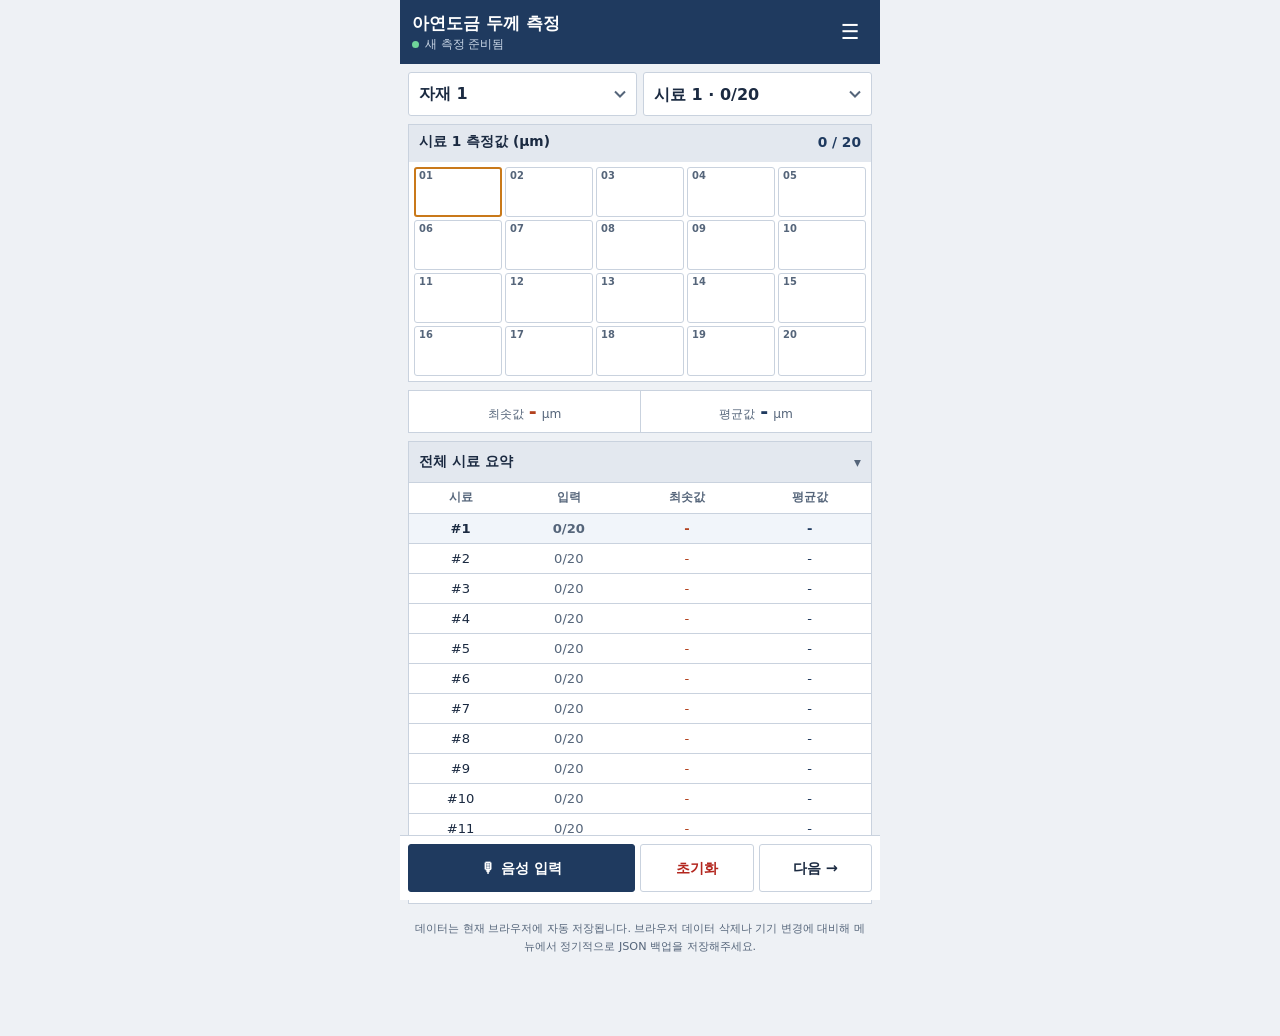
<file: index.html>
<!DOCTYPE html>
<html lang="ko">
<head>
    <meta charset="UTF-8">
    <meta name="viewport" content="width=device-width, initial-scale=1, viewport-fit=cover">
    <meta name="theme-color" content="#1f3a5f">
    <meta name="description" content="아연도금 두께 측정값을 자재와 시료별로 입력하고 관리하는 프로그램">
    <link rel="manifest" href="./manifest.json">
    <link rel="icon" type="image/png" sizes="192x192" href="./icon-192.png">
    <link rel="apple-touch-icon" sizes="192x192" href="./icon-192.png">
    <link rel="stylesheet" href="./styles.css?v=13">
    <title>아연도금 두께 측정</title>
</head>
<body>
    <a class="skip-link" href="#measurementSection">측정값 입력으로 이동</a>

    <div class="app-shell">
        <header class="app-header">
            <div class="brand">
                <h1>아연도금 두께 측정</h1>
                <div class="save-status" id="saveStatus" data-state="saved" role="status" aria-live="polite">
                    <span class="status-dot" aria-hidden="true"></span>
                    <span id="saveStatusText">데이터 준비 중…</span>
                </div>
            </div>
            <button class="menu-btn" id="menuBtn" type="button" aria-label="메뉴 열기">☰</button>
        </header>

        <main class="main-grid">
            <div class="selector-row">
                <div class="material-picker" id="materialPicker">
                    <button
                        class="selector material-trigger"
                        id="materialTrigger"
                        type="button"
                        aria-label="자재 선택"
                        aria-expanded="false"
                        aria-controls="materialPanel"
                    ></button>
                    <div class="material-panel" id="materialPanel" hidden>
                        <ul class="material-list" id="materialList"></ul>
                        <button class="material-add" id="addMaterialBtn" type="button">+ 자재 추가</button>
                    </div>
                </div>
                <select class="selector sample-select" id="sampleSelector" aria-label="시료 선택"></select>
            </div>

            <section class="measurement-card" id="measurementSection" aria-labelledby="currentSampleTitle">
                <div class="measurement-header">
                    <h2 id="currentSampleTitle">시료 1 측정값 (μm)</h2>
                    <strong class="progress-indicator" id="progressIndicator">0 / 20</strong>
                </div>
                <div
                    class="progress-track"
                    id="progressTrack"
                    role="progressbar"
                    aria-label="현재 시료 입력 진행률"
                    aria-valuemin="0"
                    aria-valuemax="20"
                    aria-valuenow="0"
                >
                    <div class="progress-bar" id="progressBar"></div>
                </div>
                <div class="data-grid" id="dataGrid"></div>
            </section>

            <section class="results-section" aria-label="현재 시료 측정 결과">
                <div class="result-box min">
                    <span class="result-label">최솟값</span>
                    <strong class="result-value" id="minValue">-</strong>
                    <span class="result-unit">μm</span>
                </div>
                <div class="result-box avg">
                    <span class="result-label">평균값</span>
                    <strong class="result-value" id="avgValue">-</strong>
                    <span class="result-unit">μm</span>
                </div>
            </section>

            <details class="summary-section" open>
                <summary>전체 시료 요약</summary>
                <table class="summary-table">
                    <thead>
                        <tr>
                            <th scope="col">시료</th>
                            <th scope="col">입력</th>
                            <th scope="col">최솟값</th>
                            <th scope="col">평균값</th>
                        </tr>
                    </thead>
                    <tbody id="summaryTableBody"></tbody>
                </table>
            </details>
        </main>

        <footer class="app-footer">
            데이터는 현재 브라우저에 자동 저장됩니다. 브라우저 데이터 삭제나 기기 변경에 대비해 메뉴에서 정기적으로 JSON 백업을 저장해주세요.
        </footer>
    </div>

    <div class="action-bar">
        <button class="voice-main-btn" id="voiceBtn" type="button">
            <span aria-hidden="true">🎙</span> 음성 입력
        </button>
        <button class="soft-btn danger" id="clearBtn" type="button" aria-label="현재 시료 초기화">초기화</button>
        <button class="soft-btn" id="nextBtn" type="button" aria-label="다음 시료">다음 →</button>
    </div>

    <div
        class="modal"
        id="menuModal"
        role="dialog"
        aria-modal="true"
        aria-labelledby="menuTitle"
        hidden
    >
        <div class="modal-card menu-card">
            <button class="modal-close" id="closeMenuBtn" type="button" aria-label="메뉴 닫기">×</button>
            <h2 class="modal-title" id="menuTitle">메뉴</h2>

            <div class="menu-group">
                <strong>음성 입력 허용 범위 (μm)</strong>
                <span>범위를 벗어난 음성 값은 저장하지 않고 다시 말하도록 안내합니다. 키패드 입력에는 적용되지 않습니다.</span>
                <div class="menu-actions">
                    <label class="range-field">
                        최소
                        <input id="voiceRangeMin" type="number" inputmode="decimal" min="0" max="9999.9" step="0.1" autocomplete="off">
                    </label>
                    <label class="range-field">
                        최대
                        <input id="voiceRangeMax" type="number" inputmode="decimal" min="0" max="9999.9" step="0.1" autocomplete="off">
                    </label>
                </div>
            </div>

            <div class="menu-group">
                <strong>내보내기 및 백업</strong>
                <span>CSV는 Excel에서 열 수 있고, JSON은 전체 데이터를 복원할 때 사용합니다.</span>
                <div class="menu-actions">
                    <button class="menu-item" id="exportCurrentBtn" type="button">현재 자재 CSV</button>
                    <button class="menu-item" id="exportAllBtn" type="button">전체 자재 CSV</button>
                    <button class="menu-item" id="backupBtn" type="button">JSON 백업</button>
                    <label class="menu-item file-button" for="importFile">
                        백업 불러오기
                        <input id="importFile" type="file" accept=".json,application/json">
                    </label>
                </div>
            </div>

            <div class="menu-group">
                <strong>도움말</strong>
                <div class="menu-actions">
                    <button class="menu-item" id="manualBtn" type="button">사용 안내</button>
                    <button class="menu-item install" id="installBtn" type="button" hidden>앱 설치</button>
                </div>
            </div>
        </div>
    </div>

    <div
        class="modal"
        id="manualModal"
        role="dialog"
        aria-modal="true"
        aria-labelledby="manualTitle"
        hidden
    >
        <div class="modal-card manual-card">
            <button class="modal-close" id="closeManualBtn" type="button" aria-label="사용 안내 닫기">×</button>
            <p class="modal-kicker">QUICK GUIDE</p>
            <h2 class="modal-title" id="manualTitle">빠른 사용 안내</h2>
            <p class="modal-description">자재를 선택하고 시료마다 20개의 도금 두께를 입력합니다.</p>

            <div class="manual-grid">
                <div class="manual-item">
                    <strong>1. 자재 관리</strong>
                    <p>자재 목록을 열어 자재를 추가합니다. 연필 아이콘을 누르면 이름을 바꾸거나 휴지통 아이콘으로 삭제할 수 있습니다.</p>
                </div>
                <div class="manual-item">
                    <strong>2. 키패드 입력</strong>
                    <p>값을 입력하고 Enter를 누르면 다음 칸으로 이동합니다. 음수와 비정상 값은 저장되지 않으며, 소수점은 2자리까지 입력할 수 있습니다.</p>
                </div>
                <div class="manual-item">
                    <strong>3. 음성 입력</strong>
                    <p>“팔십육 점 사”처럼 말하세요. 20개를 채워도 음성 입력은 계속되며, “다시”는 마지막 입력 취소, “다음”은 다음 시료로 이동합니다. 허용 범위를 벗어난 값은 저장되지 않습니다.</p>
                </div>
                <div class="manual-item">
                    <strong>4. 저장과 복원</strong>
                    <p>입력 즉시 자동 저장됩니다. CSV는 표 작업용, JSON은 전체 데이터 백업과 복원용입니다.</p>
                </div>
            </div>

            <div class="manual-note">
                음성 인식은 HTTPS와 지원 브라우저가 필요하며 네트워크 상태에 영향을 받을 수 있습니다.
                Chrome 또는 Edge 사용을 권장합니다.
            </div>
            <button class="modal-btn" id="confirmManualBtn" type="button">확인했습니다</button>
        </div>
    </div>

    <div
        class="modal"
        id="voiceModal"
        role="dialog"
        aria-modal="true"
        aria-labelledby="voiceTitle"
        hidden
    >
        <div class="modal-card voice-modal-card" data-state="idle">
            <div class="voice-visualization" id="voiceVisualization" aria-hidden="true">🎤</div>
            <h2 class="voice-title" id="voiceTitle">음성 입력</h2>
            <p class="voice-status" id="voiceStatus" role="status" aria-live="polite">
                마이크를 준비하고 있습니다…
            </p>
            <div class="voice-progress">
                <div class="voice-progress-meta">
                    <span>입력 진행률</span>
                    <strong id="voiceProgressIndicator">0 / 20</strong>
                </div>
                <div
                    class="voice-progress-track"
                    id="voiceProgressTrack"
                    role="progressbar"
                    aria-label="음성 입력 진행률"
                    aria-valuemin="0"
                    aria-valuemax="20"
                    aria-valuenow="0"
                >
                    <div class="voice-progress-bar" id="voiceProgressBar"></div>
                </div>
            </div>
            <div class="voice-result" id="voiceResult" data-final="false" aria-live="polite">-</div>
            <div class="voice-command-hint" aria-label="사용 가능한 음성 명령">
                <span>“다시” 마지막 입력 취소</span>
                <span>“다음” 다음 시료</span>
                <span>“종료” 닫기</span>
            </div>
            <div class="voice-actions">
                <button id="undoVoiceBtn" type="button">↶ 마지막 취소</button>
                <button id="nextVoiceBtn" type="button">다음 시료</button>
                <button class="stop" id="stopVoiceBtn" type="button">입력 종료</button>
                <button class="restart" id="restartVoiceBtn" type="button" hidden>음성 인식 다시 시작</button>
            </div>
        </div>
    </div>

    <div
        class="modal"
        id="voiceCompleteModal"
        role="alertdialog"
        aria-modal="true"
        aria-labelledby="voiceCompleteTitle"
        aria-describedby="voiceCompleteMessage"
        hidden
    >
        <div class="modal-card voice-complete-card">
            <div class="voice-complete-icon" aria-hidden="true">✓</div>
            <p class="modal-kicker">VOICE INPUT COMPLETE</p>
            <h2 class="modal-title" id="voiceCompleteTitle">20개 입력 완료</h2>
            <p class="modal-description" id="voiceCompleteMessage">
                현재 시료의 측정값 20개를 모두 입력했습니다.
            </p>
            <div class="voice-complete-actions">
                <button class="modal-btn secondary" id="cancelVoiceCompleteBtn" type="button">
                    아니요 · 음성 입력 종료
                </button>
                <button class="modal-btn" id="confirmVoiceCompleteBtn" type="button">
                    확인 · 다음 시료
                </button>
            </div>
        </div>
    </div>

    <div
        class="modal"
        id="deleteMaterialModal"
        role="alertdialog"
        aria-modal="true"
        aria-labelledby="deleteMaterialTitle"
        aria-describedby="deleteMaterialMessage"
        hidden
    >
        <div class="modal-card delete-material-card">
            <h2 class="modal-title" id="deleteMaterialTitle">자재를 삭제할까요?</h2>
            <p class="modal-description" id="deleteMaterialMessage"></p>
            <div class="delete-material-actions">
                <button class="modal-btn secondary" id="cancelDeleteMaterialBtn" type="button">취소</button>
                <button class="modal-btn danger" id="confirmDeleteMaterialBtn" type="button">삭제</button>
            </div>
        </div>
    </div>

    <div class="undo-bar" id="undoDeleteBar" role="status" aria-live="polite" hidden>
        <span class="undo-bar-message" id="undoDeleteMessage"></span>
        <button class="undo-bar-btn" id="undoDeleteBtn" type="button">되돌리기</button>
    </div>

    <div class="toast" id="toast" role="status" aria-live="polite" hidden></div>

    <script src="./app.js?v=13" defer></script>
</body>
</html>
</file>
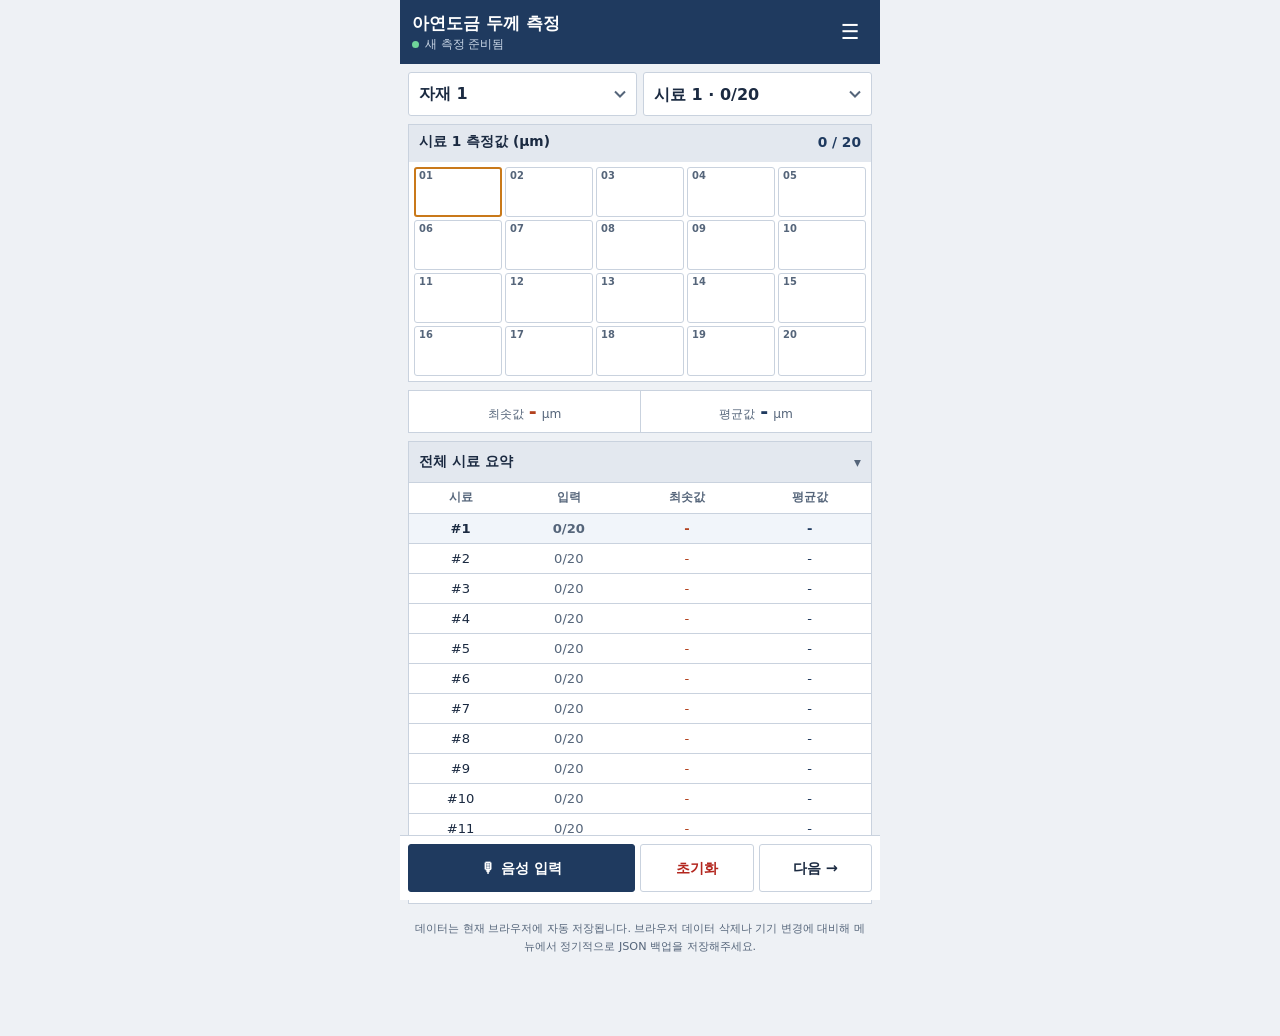
<file: backup-before-decimal-format/index.html>
<!DOCTYPE html>
<html lang="ko">
<head>
    <meta charset="UTF-8">
    <meta name="viewport" content="width=device-width, initial-scale=1, viewport-fit=cover">
    <meta name="theme-color" content="#1f3a5f">
    <meta name="description" content="아연도금 두께 측정값을 자재와 시료별로 입력하고 관리하는 프로그램">
    <link rel="manifest" href="./manifest.json">
    <link rel="icon" type="image/png" sizes="192x192" href="./icon-192.png">
    <link rel="apple-touch-icon" sizes="192x192" href="./icon-192.png">
    <link rel="stylesheet" href="./styles.css?v=9">
    <title>아연도금 두께 측정</title>
</head>
<body>
    <a class="skip-link" href="#measurementSection">측정값 입력으로 이동</a>

    <div class="app-shell">
        <header class="app-header">
            <div class="brand">
                <h1>아연도금 두께 측정</h1>
                <div class="save-status" id="saveStatus" data-state="saved" role="status" aria-live="polite">
                    <span class="status-dot" aria-hidden="true"></span>
                    <span id="saveStatusText">데이터 준비 중…</span>
                </div>
            </div>
            <button class="menu-btn" id="menuBtn" type="button" aria-label="메뉴 열기">☰</button>
        </header>

        <main class="main-grid">
            <div class="selector-row">
                <div class="material-picker" id="materialPicker">
                    <button
                        class="selector material-trigger"
                        id="materialTrigger"
                        type="button"
                        aria-label="자재 선택"
                        aria-expanded="false"
                        aria-controls="materialPanel"
                    ></button>
                    <div class="material-panel" id="materialPanel" hidden>
                        <ul class="material-list" id="materialList"></ul>
                        <button class="material-add" id="addMaterialBtn" type="button">+ 자재 추가</button>
                    </div>
                </div>
                <select class="selector sample-select" id="sampleSelector" aria-label="시료 선택"></select>
            </div>

            <section class="measurement-card" id="measurementSection" aria-labelledby="currentSampleTitle">
                <div class="measurement-header">
                    <h2 id="currentSampleTitle">시료 1 측정값 (μm)</h2>
                    <strong class="progress-indicator" id="progressIndicator">0 / 20</strong>
                </div>
                <div
                    class="progress-track"
                    id="progressTrack"
                    role="progressbar"
                    aria-label="현재 시료 입력 진행률"
                    aria-valuemin="0"
                    aria-valuemax="20"
                    aria-valuenow="0"
                >
                    <div class="progress-bar" id="progressBar"></div>
                </div>
                <div class="data-grid" id="dataGrid"></div>
            </section>

            <section class="results-section" aria-label="현재 시료 측정 결과">
                <div class="result-box min">
                    <span class="result-label">최솟값</span>
                    <strong class="result-value" id="minValue">-</strong>
                    <span class="result-unit">μm</span>
                </div>
                <div class="result-box avg">
                    <span class="result-label">평균값</span>
                    <strong class="result-value" id="avgValue">-</strong>
                    <span class="result-unit">μm</span>
                </div>
            </section>

            <details class="summary-section" open>
                <summary>전체 시료 요약</summary>
                <table class="summary-table">
                    <thead>
                        <tr>
                            <th scope="col">시료</th>
                            <th scope="col">입력</th>
                            <th scope="col">최솟값</th>
                            <th scope="col">평균값</th>
                        </tr>
                    </thead>
                    <tbody id="summaryTableBody"></tbody>
                </table>
            </details>
        </main>

        <footer class="app-footer">
            데이터는 현재 브라우저에 자동 저장됩니다. 브라우저 데이터 삭제나 기기 변경에 대비해 메뉴에서 정기적으로 JSON 백업을 저장해주세요.
        </footer>
    </div>

    <div class="action-bar">
        <button class="voice-main-btn" id="voiceBtn" type="button">
            <span aria-hidden="true">🎙</span> 음성 입력
        </button>
        <button class="soft-btn danger" id="clearBtn" type="button" aria-label="현재 시료 초기화">초기화</button>
        <button class="soft-btn" id="nextBtn" type="button" aria-label="다음 시료">다음 →</button>
    </div>

    <div
        class="modal"
        id="menuModal"
        role="dialog"
        aria-modal="true"
        aria-labelledby="menuTitle"
        hidden
    >
        <div class="modal-card menu-card">
            <button class="modal-close" id="closeMenuBtn" type="button" aria-label="메뉴 닫기">×</button>
            <h2 class="modal-title" id="menuTitle">메뉴</h2>

            <div class="menu-group">
                <strong>음성 입력 허용 범위 (μm)</strong>
                <span>범위를 벗어난 음성 값은 저장하지 않고 다시 말하도록 안내합니다. 키패드 입력에는 적용되지 않습니다.</span>
                <div class="menu-actions">
                    <label class="range-field">
                        최소
                        <input id="voiceRangeMin" type="number" inputmode="decimal" min="0" max="9999.9" step="0.1" autocomplete="off">
                    </label>
                    <label class="range-field">
                        최대
                        <input id="voiceRangeMax" type="number" inputmode="decimal" min="0" max="9999.9" step="0.1" autocomplete="off">
                    </label>
                </div>
            </div>

            <div class="menu-group">
                <strong>내보내기 및 백업</strong>
                <span>CSV는 Excel에서 열 수 있고, JSON은 전체 데이터를 복원할 때 사용합니다.</span>
                <div class="menu-actions">
                    <button class="menu-item" id="exportCurrentBtn" type="button">현재 자재 CSV</button>
                    <button class="menu-item" id="exportAllBtn" type="button">전체 자재 CSV</button>
                    <button class="menu-item" id="backupBtn" type="button">JSON 백업</button>
                    <label class="menu-item file-button" for="importFile">
                        백업 불러오기
                        <input id="importFile" type="file" accept=".json,application/json">
                    </label>
                </div>
            </div>

            <div class="menu-group">
                <strong>도움말</strong>
                <div class="menu-actions">
                    <button class="menu-item" id="manualBtn" type="button">사용 안내</button>
                    <button class="menu-item install" id="installBtn" type="button" hidden>앱 설치</button>
                </div>
            </div>
        </div>
    </div>

    <div
        class="modal"
        id="manualModal"
        role="dialog"
        aria-modal="true"
        aria-labelledby="manualTitle"
        hidden
    >
        <div class="modal-card manual-card">
            <button class="modal-close" id="closeManualBtn" type="button" aria-label="사용 안내 닫기">×</button>
            <p class="modal-kicker">QUICK GUIDE</p>
            <h2 class="modal-title" id="manualTitle">빠른 사용 안내</h2>
            <p class="modal-description">자재를 선택하고 시료마다 20개의 도금 두께를 입력합니다.</p>

            <div class="manual-grid">
                <div class="manual-item">
                    <strong>1. 자재 관리</strong>
                    <p>자재 목록을 열어 자재를 추가합니다. 연필 아이콘을 누르면 이름을 바꾸거나 휴지통 아이콘으로 삭제할 수 있습니다.</p>
                </div>
                <div class="manual-item">
                    <strong>2. 키패드 입력</strong>
                    <p>값을 입력하고 Enter를 누르면 다음 칸으로 이동합니다. 음수와 비정상 값은 저장되지 않습니다.</p>
                </div>
                <div class="manual-item">
                    <strong>3. 음성 입력</strong>
                    <p>“팔십육 점 사”처럼 말하세요. 20개를 채워도 음성 입력은 계속되며, “다시”는 마지막 입력 취소, “다음”은 다음 시료로 이동합니다. 허용 범위를 벗어난 값은 저장되지 않습니다.</p>
                </div>
                <div class="manual-item">
                    <strong>4. 저장과 복원</strong>
                    <p>입력 즉시 자동 저장됩니다. CSV는 표 작업용, JSON은 전체 데이터 백업과 복원용입니다.</p>
                </div>
            </div>

            <div class="manual-note">
                음성 인식은 HTTPS와 지원 브라우저가 필요하며 네트워크 상태에 영향을 받을 수 있습니다.
                Chrome 또는 Edge 사용을 권장합니다.
            </div>
            <button class="modal-btn" id="confirmManualBtn" type="button">확인했습니다</button>
        </div>
    </div>

    <div
        class="modal"
        id="voiceModal"
        role="dialog"
        aria-modal="true"
        aria-labelledby="voiceTitle"
        hidden
    >
        <div class="modal-card voice-modal-card" data-state="idle">
            <div class="voice-visualization" id="voiceVisualization" aria-hidden="true">🎤</div>
            <h2 class="voice-title" id="voiceTitle">음성 입력</h2>
            <p class="voice-status" id="voiceStatus" role="status" aria-live="polite">
                마이크를 준비하고 있습니다…
            </p>
            <div class="voice-progress">
                <div class="voice-progress-meta">
                    <span>입력 진행률</span>
                    <strong id="voiceProgressIndicator">0 / 20</strong>
                </div>
                <div
                    class="voice-progress-track"
                    id="voiceProgressTrack"
                    role="progressbar"
                    aria-label="음성 입력 진행률"
                    aria-valuemin="0"
                    aria-valuemax="20"
                    aria-valuenow="0"
                >
                    <div class="voice-progress-bar" id="voiceProgressBar"></div>
                </div>
            </div>
            <div class="voice-result" id="voiceResult" data-final="false" aria-live="polite">-</div>
            <div class="voice-command-hint" aria-label="사용 가능한 음성 명령">
                <span>“다시” 마지막 입력 취소</span>
                <span>“다음” 다음 시료</span>
                <span>“종료” 닫기</span>
            </div>
            <div class="voice-actions">
                <button id="undoVoiceBtn" type="button">↶ 마지막 취소</button>
                <button id="nextVoiceBtn" type="button">다음 시료</button>
                <button class="stop" id="stopVoiceBtn" type="button">입력 종료</button>
                <button class="restart" id="restartVoiceBtn" type="button" hidden>음성 인식 다시 시작</button>
            </div>
        </div>
    </div>

    <div
        class="modal"
        id="voiceCompleteModal"
        role="alertdialog"
        aria-modal="true"
        aria-labelledby="voiceCompleteTitle"
        aria-describedby="voiceCompleteMessage"
        hidden
    >
        <div class="modal-card voice-complete-card">
            <div class="voice-complete-icon" aria-hidden="true">✓</div>
            <p class="modal-kicker">VOICE INPUT COMPLETE</p>
            <h2 class="modal-title" id="voiceCompleteTitle">20개 입력 완료</h2>
            <p class="modal-description" id="voiceCompleteMessage">
                현재 시료의 측정값 20개를 모두 입력했습니다.
            </p>
            <div class="voice-complete-actions">
                <button class="modal-btn secondary" id="cancelVoiceCompleteBtn" type="button">
                    아니요 · 음성 입력 종료
                </button>
                <button class="modal-btn" id="confirmVoiceCompleteBtn" type="button">
                    확인 · 다음 시료
                </button>
            </div>
        </div>
    </div>

    <div
        class="modal"
        id="deleteMaterialModal"
        role="alertdialog"
        aria-modal="true"
        aria-labelledby="deleteMaterialTitle"
        aria-describedby="deleteMaterialMessage"
        hidden
    >
        <div class="modal-card delete-material-card">
            <h2 class="modal-title" id="deleteMaterialTitle">자재를 삭제할까요?</h2>
            <p class="modal-description" id="deleteMaterialMessage"></p>
            <div class="delete-material-actions">
                <button class="modal-btn secondary" id="cancelDeleteMaterialBtn" type="button">취소</button>
                <button class="modal-btn danger" id="confirmDeleteMaterialBtn" type="button">삭제</button>
            </div>
        </div>
    </div>

    <div class="undo-bar" id="undoDeleteBar" role="status" aria-live="polite" hidden>
        <span class="undo-bar-message" id="undoDeleteMessage"></span>
        <button class="undo-bar-btn" id="undoDeleteBtn" type="button">되돌리기</button>
    </div>

    <div class="toast" id="toast" role="status" aria-live="polite" hidden></div>

    <script src="./app.js?v=9" defer></script>
</body>
</html>
</file>
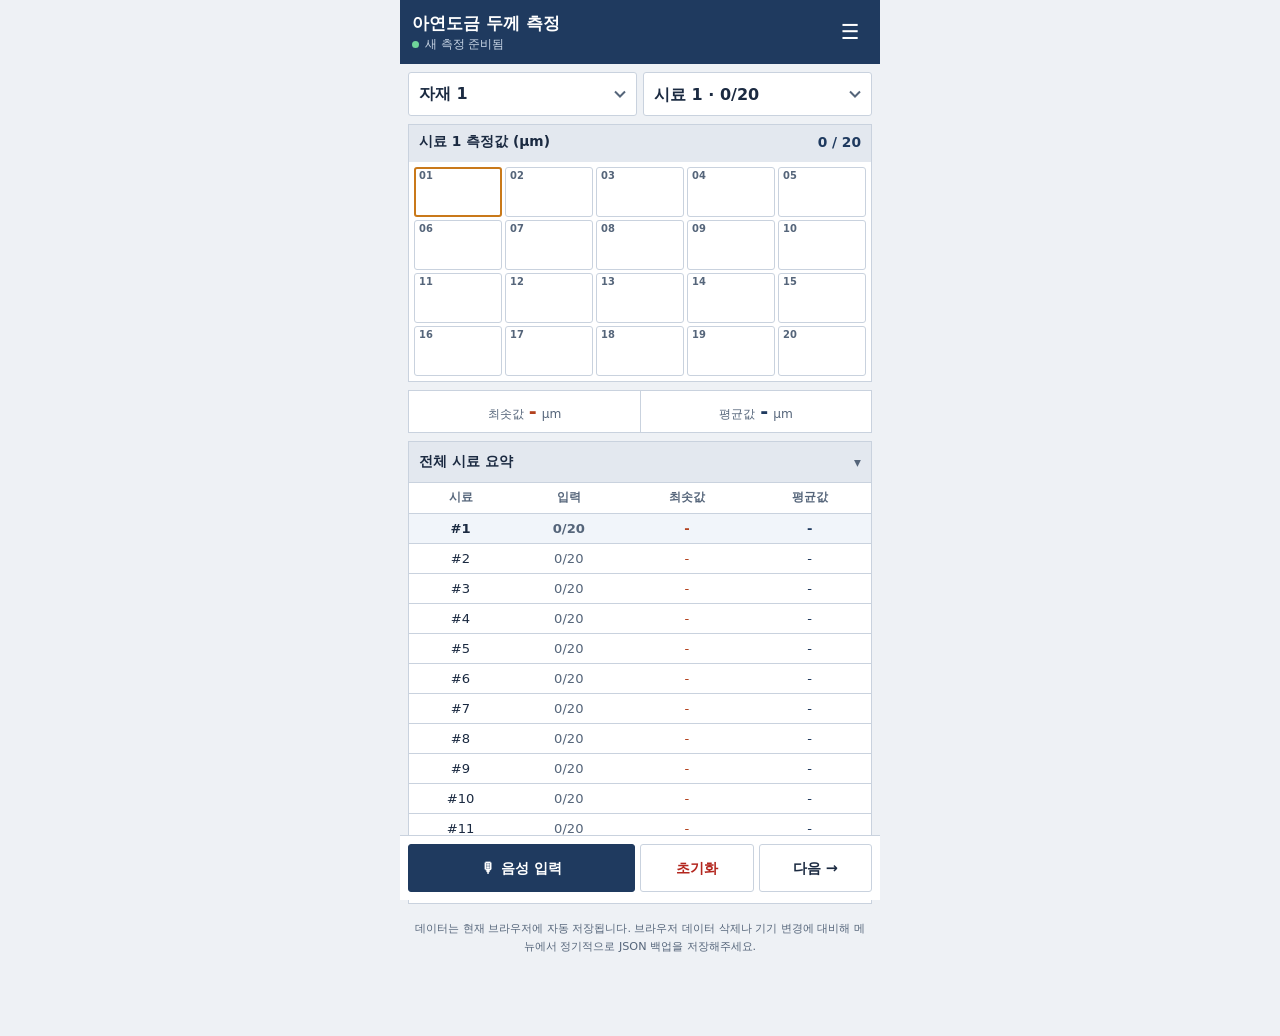
<file: backup-before-decimal-limit/index.html>
<!DOCTYPE html>
<html lang="ko">
<head>
    <meta charset="UTF-8">
    <meta name="viewport" content="width=device-width, initial-scale=1, viewport-fit=cover">
    <meta name="theme-color" content="#1f3a5f">
    <meta name="description" content="아연도금 두께 측정값을 자재와 시료별로 입력하고 관리하는 프로그램">
    <link rel="manifest" href="./manifest.json">
    <link rel="icon" type="image/png" sizes="192x192" href="./icon-192.png">
    <link rel="apple-touch-icon" sizes="192x192" href="./icon-192.png">
    <link rel="stylesheet" href="./styles.css?v=11">
    <title>아연도금 두께 측정</title>
</head>
<body>
    <a class="skip-link" href="#measurementSection">측정값 입력으로 이동</a>

    <div class="app-shell">
        <header class="app-header">
            <div class="brand">
                <h1>아연도금 두께 측정</h1>
                <div class="save-status" id="saveStatus" data-state="saved" role="status" aria-live="polite">
                    <span class="status-dot" aria-hidden="true"></span>
                    <span id="saveStatusText">데이터 준비 중…</span>
                </div>
            </div>
            <button class="menu-btn" id="menuBtn" type="button" aria-label="메뉴 열기">☰</button>
        </header>

        <main class="main-grid">
            <div class="selector-row">
                <div class="material-picker" id="materialPicker">
                    <button
                        class="selector material-trigger"
                        id="materialTrigger"
                        type="button"
                        aria-label="자재 선택"
                        aria-expanded="false"
                        aria-controls="materialPanel"
                    ></button>
                    <div class="material-panel" id="materialPanel" hidden>
                        <ul class="material-list" id="materialList"></ul>
                        <button class="material-add" id="addMaterialBtn" type="button">+ 자재 추가</button>
                    </div>
                </div>
                <select class="selector sample-select" id="sampleSelector" aria-label="시료 선택"></select>
            </div>

            <section class="measurement-card" id="measurementSection" aria-labelledby="currentSampleTitle">
                <div class="measurement-header">
                    <h2 id="currentSampleTitle">시료 1 측정값 (μm)</h2>
                    <strong class="progress-indicator" id="progressIndicator">0 / 20</strong>
                </div>
                <div
                    class="progress-track"
                    id="progressTrack"
                    role="progressbar"
                    aria-label="현재 시료 입력 진행률"
                    aria-valuemin="0"
                    aria-valuemax="20"
                    aria-valuenow="0"
                >
                    <div class="progress-bar" id="progressBar"></div>
                </div>
                <div class="data-grid" id="dataGrid"></div>
            </section>

            <section class="results-section" aria-label="현재 시료 측정 결과">
                <div class="result-box min">
                    <span class="result-label">최솟값</span>
                    <strong class="result-value" id="minValue">-</strong>
                    <span class="result-unit">μm</span>
                </div>
                <div class="result-box avg">
                    <span class="result-label">평균값</span>
                    <strong class="result-value" id="avgValue">-</strong>
                    <span class="result-unit">μm</span>
                </div>
            </section>

            <details class="summary-section" open>
                <summary>전체 시료 요약</summary>
                <table class="summary-table">
                    <thead>
                        <tr>
                            <th scope="col">시료</th>
                            <th scope="col">입력</th>
                            <th scope="col">최솟값</th>
                            <th scope="col">평균값</th>
                        </tr>
                    </thead>
                    <tbody id="summaryTableBody"></tbody>
                </table>
            </details>
        </main>

        <footer class="app-footer">
            데이터는 현재 브라우저에 자동 저장됩니다. 브라우저 데이터 삭제나 기기 변경에 대비해 메뉴에서 정기적으로 JSON 백업을 저장해주세요.
        </footer>
    </div>

    <div class="action-bar">
        <button class="voice-main-btn" id="voiceBtn" type="button">
            <span aria-hidden="true">🎙</span> 음성 입력
        </button>
        <button class="soft-btn danger" id="clearBtn" type="button" aria-label="현재 시료 초기화">초기화</button>
        <button class="soft-btn" id="nextBtn" type="button" aria-label="다음 시료">다음 →</button>
    </div>

    <div
        class="modal"
        id="menuModal"
        role="dialog"
        aria-modal="true"
        aria-labelledby="menuTitle"
        hidden
    >
        <div class="modal-card menu-card">
            <button class="modal-close" id="closeMenuBtn" type="button" aria-label="메뉴 닫기">×</button>
            <h2 class="modal-title" id="menuTitle">메뉴</h2>

            <div class="menu-group">
                <strong>음성 입력 허용 범위 (μm)</strong>
                <span>범위를 벗어난 음성 값은 저장하지 않고 다시 말하도록 안내합니다. 키패드 입력에는 적용되지 않습니다.</span>
                <div class="menu-actions">
                    <label class="range-field">
                        최소
                        <input id="voiceRangeMin" type="number" inputmode="decimal" min="0" max="9999.9" step="0.1" autocomplete="off">
                    </label>
                    <label class="range-field">
                        최대
                        <input id="voiceRangeMax" type="number" inputmode="decimal" min="0" max="9999.9" step="0.1" autocomplete="off">
                    </label>
                </div>
            </div>

            <div class="menu-group">
                <strong>내보내기 및 백업</strong>
                <span>CSV는 Excel에서 열 수 있고, JSON은 전체 데이터를 복원할 때 사용합니다.</span>
                <div class="menu-actions">
                    <button class="menu-item" id="exportCurrentBtn" type="button">현재 자재 CSV</button>
                    <button class="menu-item" id="exportAllBtn" type="button">전체 자재 CSV</button>
                    <button class="menu-item" id="backupBtn" type="button">JSON 백업</button>
                    <label class="menu-item file-button" for="importFile">
                        백업 불러오기
                        <input id="importFile" type="file" accept=".json,application/json">
                    </label>
                </div>
            </div>

            <div class="menu-group">
                <strong>도움말</strong>
                <div class="menu-actions">
                    <button class="menu-item" id="manualBtn" type="button">사용 안내</button>
                    <button class="menu-item install" id="installBtn" type="button" hidden>앱 설치</button>
                </div>
            </div>
        </div>
    </div>

    <div
        class="modal"
        id="manualModal"
        role="dialog"
        aria-modal="true"
        aria-labelledby="manualTitle"
        hidden
    >
        <div class="modal-card manual-card">
            <button class="modal-close" id="closeManualBtn" type="button" aria-label="사용 안내 닫기">×</button>
            <p class="modal-kicker">QUICK GUIDE</p>
            <h2 class="modal-title" id="manualTitle">빠른 사용 안내</h2>
            <p class="modal-description">자재를 선택하고 시료마다 20개의 도금 두께를 입력합니다.</p>

            <div class="manual-grid">
                <div class="manual-item">
                    <strong>1. 자재 관리</strong>
                    <p>자재 목록을 열어 자재를 추가합니다. 연필 아이콘을 누르면 이름을 바꾸거나 휴지통 아이콘으로 삭제할 수 있습니다.</p>
                </div>
                <div class="manual-item">
                    <strong>2. 키패드 입력</strong>
                    <p>값을 입력하고 Enter를 누르면 다음 칸으로 이동합니다. 음수와 비정상 값은 저장되지 않습니다.</p>
                </div>
                <div class="manual-item">
                    <strong>3. 음성 입력</strong>
                    <p>“팔십육 점 사”처럼 말하세요. 20개를 채워도 음성 입력은 계속되며, “다시”는 마지막 입력 취소, “다음”은 다음 시료로 이동합니다. 허용 범위를 벗어난 값은 저장되지 않습니다.</p>
                </div>
                <div class="manual-item">
                    <strong>4. 저장과 복원</strong>
                    <p>입력 즉시 자동 저장됩니다. CSV는 표 작업용, JSON은 전체 데이터 백업과 복원용입니다.</p>
                </div>
            </div>

            <div class="manual-note">
                음성 인식은 HTTPS와 지원 브라우저가 필요하며 네트워크 상태에 영향을 받을 수 있습니다.
                Chrome 또는 Edge 사용을 권장합니다.
            </div>
            <button class="modal-btn" id="confirmManualBtn" type="button">확인했습니다</button>
        </div>
    </div>

    <div
        class="modal"
        id="voiceModal"
        role="dialog"
        aria-modal="true"
        aria-labelledby="voiceTitle"
        hidden
    >
        <div class="modal-card voice-modal-card" data-state="idle">
            <div class="voice-visualization" id="voiceVisualization" aria-hidden="true">🎤</div>
            <h2 class="voice-title" id="voiceTitle">음성 입력</h2>
            <p class="voice-status" id="voiceStatus" role="status" aria-live="polite">
                마이크를 준비하고 있습니다…
            </p>
            <div class="voice-progress">
                <div class="voice-progress-meta">
                    <span>입력 진행률</span>
                    <strong id="voiceProgressIndicator">0 / 20</strong>
                </div>
                <div
                    class="voice-progress-track"
                    id="voiceProgressTrack"
                    role="progressbar"
                    aria-label="음성 입력 진행률"
                    aria-valuemin="0"
                    aria-valuemax="20"
                    aria-valuenow="0"
                >
                    <div class="voice-progress-bar" id="voiceProgressBar"></div>
                </div>
            </div>
            <div class="voice-result" id="voiceResult" data-final="false" aria-live="polite">-</div>
            <div class="voice-command-hint" aria-label="사용 가능한 음성 명령">
                <span>“다시” 마지막 입력 취소</span>
                <span>“다음” 다음 시료</span>
                <span>“종료” 닫기</span>
            </div>
            <div class="voice-actions">
                <button id="undoVoiceBtn" type="button">↶ 마지막 취소</button>
                <button id="nextVoiceBtn" type="button">다음 시료</button>
                <button class="stop" id="stopVoiceBtn" type="button">입력 종료</button>
                <button class="restart" id="restartVoiceBtn" type="button" hidden>음성 인식 다시 시작</button>
            </div>
        </div>
    </div>

    <div
        class="modal"
        id="voiceCompleteModal"
        role="alertdialog"
        aria-modal="true"
        aria-labelledby="voiceCompleteTitle"
        aria-describedby="voiceCompleteMessage"
        hidden
    >
        <div class="modal-card voice-complete-card">
            <div class="voice-complete-icon" aria-hidden="true">✓</div>
            <p class="modal-kicker">VOICE INPUT COMPLETE</p>
            <h2 class="modal-title" id="voiceCompleteTitle">20개 입력 완료</h2>
            <p class="modal-description" id="voiceCompleteMessage">
                현재 시료의 측정값 20개를 모두 입력했습니다.
            </p>
            <div class="voice-complete-actions">
                <button class="modal-btn secondary" id="cancelVoiceCompleteBtn" type="button">
                    아니요 · 음성 입력 종료
                </button>
                <button class="modal-btn" id="confirmVoiceCompleteBtn" type="button">
                    확인 · 다음 시료
                </button>
            </div>
        </div>
    </div>

    <div
        class="modal"
        id="deleteMaterialModal"
        role="alertdialog"
        aria-modal="true"
        aria-labelledby="deleteMaterialTitle"
        aria-describedby="deleteMaterialMessage"
        hidden
    >
        <div class="modal-card delete-material-card">
            <h2 class="modal-title" id="deleteMaterialTitle">자재를 삭제할까요?</h2>
            <p class="modal-description" id="deleteMaterialMessage"></p>
            <div class="delete-material-actions">
                <button class="modal-btn secondary" id="cancelDeleteMaterialBtn" type="button">취소</button>
                <button class="modal-btn danger" id="confirmDeleteMaterialBtn" type="button">삭제</button>
            </div>
        </div>
    </div>

    <div class="undo-bar" id="undoDeleteBar" role="status" aria-live="polite" hidden>
        <span class="undo-bar-message" id="undoDeleteMessage"></span>
        <button class="undo-bar-btn" id="undoDeleteBtn" type="button">되돌리기</button>
    </div>

    <div class="toast" id="toast" role="status" aria-live="polite" hidden></div>

    <script src="./app.js?v=11" defer></script>
</body>
</html>
</file>
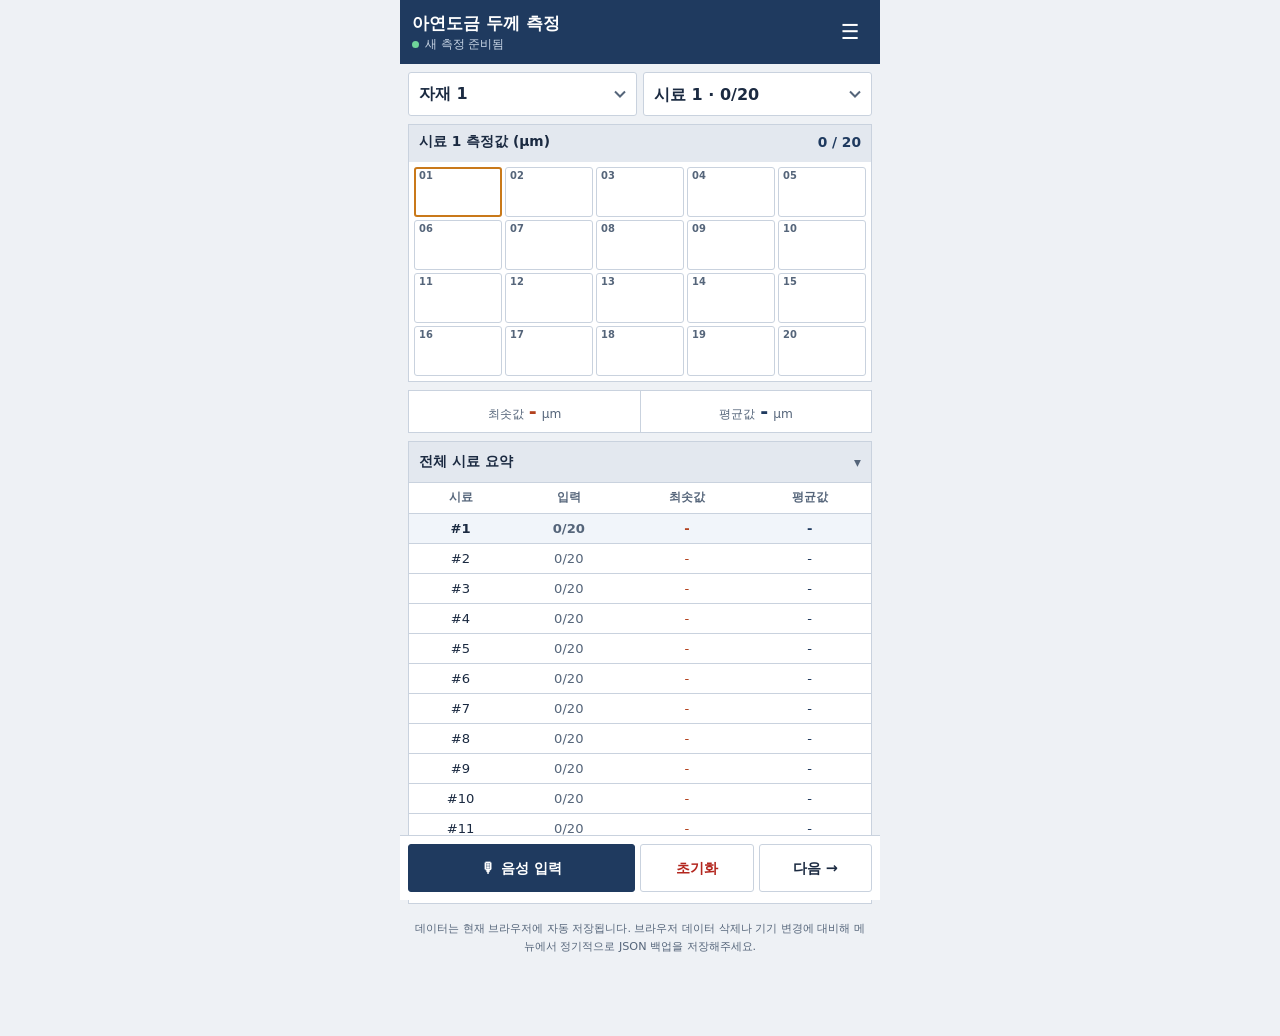
<file: backup-before-material-delete/index.html>
<!DOCTYPE html>
<html lang="ko">
<head>
    <meta charset="UTF-8">
    <meta name="viewport" content="width=device-width, initial-scale=1, viewport-fit=cover">
    <meta name="theme-color" content="#1f3a5f">
    <meta name="description" content="아연도금 두께 측정값을 자재와 시료별로 입력하고 관리하는 프로그램">
    <link rel="manifest" href="./manifest.json">
    <link rel="icon" type="image/png" sizes="192x192" href="./icon-192.png">
    <link rel="apple-touch-icon" sizes="192x192" href="./icon-192.png">
    <link rel="stylesheet" href="./styles.css?v=7">
    <title>아연도금 두께 측정</title>
</head>
<body>
    <a class="skip-link" href="#measurementSection">측정값 입력으로 이동</a>

    <div class="app-shell">
        <header class="app-header">
            <div class="brand">
                <h1>아연도금 두께 측정</h1>
                <div class="save-status" id="saveStatus" data-state="saved" role="status" aria-live="polite">
                    <span class="status-dot" aria-hidden="true"></span>
                    <span id="saveStatusText">데이터 준비 중…</span>
                </div>
            </div>
            <button class="menu-btn" id="menuBtn" type="button" aria-label="메뉴 열기">☰</button>
        </header>

        <main class="main-grid">
            <div class="selector-row">
                <div class="material-picker" id="materialPicker">
                    <button
                        class="selector material-trigger"
                        id="materialTrigger"
                        type="button"
                        aria-label="자재 선택"
                        aria-expanded="false"
                        aria-controls="materialPanel"
                    ></button>
                    <div class="material-panel" id="materialPanel" hidden>
                        <ul class="material-list" id="materialList"></ul>
                        <button class="material-add" id="addMaterialBtn" type="button">+ 자재 추가</button>
                    </div>
                </div>
                <select class="selector sample-select" id="sampleSelector" aria-label="시료 선택"></select>
            </div>

            <section class="measurement-card" id="measurementSection" aria-labelledby="currentSampleTitle">
                <div class="measurement-header">
                    <h2 id="currentSampleTitle">시료 1 측정값 (μm)</h2>
                    <strong class="progress-indicator" id="progressIndicator">0 / 20</strong>
                </div>
                <div
                    class="progress-track"
                    id="progressTrack"
                    role="progressbar"
                    aria-label="현재 시료 입력 진행률"
                    aria-valuemin="0"
                    aria-valuemax="20"
                    aria-valuenow="0"
                >
                    <div class="progress-bar" id="progressBar"></div>
                </div>
                <div class="data-grid" id="dataGrid"></div>
            </section>

            <section class="results-section" aria-label="현재 시료 측정 결과">
                <div class="result-box min">
                    <span class="result-label">최솟값</span>
                    <strong class="result-value" id="minValue">-</strong>
                    <span class="result-unit">μm</span>
                </div>
                <div class="result-box avg">
                    <span class="result-label">평균값</span>
                    <strong class="result-value" id="avgValue">-</strong>
                    <span class="result-unit">μm</span>
                </div>
            </section>

            <details class="summary-section" open>
                <summary>전체 시료 요약</summary>
                <table class="summary-table">
                    <thead>
                        <tr>
                            <th scope="col">시료</th>
                            <th scope="col">입력</th>
                            <th scope="col">최솟값</th>
                            <th scope="col">평균값</th>
                        </tr>
                    </thead>
                    <tbody id="summaryTableBody"></tbody>
                </table>
            </details>
        </main>

        <footer class="app-footer">
            데이터는 현재 브라우저에 자동 저장됩니다. 브라우저 데이터 삭제나 기기 변경에 대비해 메뉴에서 정기적으로 JSON 백업을 저장해주세요.
        </footer>
    </div>

    <div class="action-bar">
        <button class="voice-main-btn" id="voiceBtn" type="button">
            <span aria-hidden="true">🎙</span> 음성 입력
        </button>
        <button class="soft-btn danger" id="clearBtn" type="button" aria-label="현재 시료 초기화">초기화</button>
        <button class="soft-btn" id="nextBtn" type="button" aria-label="다음 시료">다음 →</button>
    </div>

    <div
        class="modal"
        id="menuModal"
        role="dialog"
        aria-modal="true"
        aria-labelledby="menuTitle"
        hidden
    >
        <div class="modal-card menu-card">
            <button class="modal-close" id="closeMenuBtn" type="button" aria-label="메뉴 닫기">×</button>
            <h2 class="modal-title" id="menuTitle">메뉴</h2>

            <div class="menu-group">
                <strong>자재 관리</strong>
                <div class="menu-actions">
                    <button class="menu-item danger" id="deleteMaterialBtn" type="button">현재 자재 삭제</button>
                </div>
            </div>

            <div class="menu-group">
                <strong>음성 입력 허용 범위 (μm)</strong>
                <span>범위를 벗어난 음성 값은 저장하지 않고 다시 말하도록 안내합니다. 키패드 입력에는 적용되지 않습니다.</span>
                <div class="menu-actions">
                    <label class="range-field">
                        최소
                        <input id="voiceRangeMin" type="number" inputmode="decimal" min="0" max="9999.9" step="0.1" autocomplete="off">
                    </label>
                    <label class="range-field">
                        최대
                        <input id="voiceRangeMax" type="number" inputmode="decimal" min="0" max="9999.9" step="0.1" autocomplete="off">
                    </label>
                </div>
            </div>

            <div class="menu-group">
                <strong>내보내기 및 백업</strong>
                <span>CSV는 Excel에서 열 수 있고, JSON은 전체 데이터를 복원할 때 사용합니다.</span>
                <div class="menu-actions">
                    <button class="menu-item" id="exportCurrentBtn" type="button">현재 자재 CSV</button>
                    <button class="menu-item" id="exportAllBtn" type="button">전체 자재 CSV</button>
                    <button class="menu-item" id="backupBtn" type="button">JSON 백업</button>
                    <label class="menu-item file-button" for="importFile">
                        백업 불러오기
                        <input id="importFile" type="file" accept=".json,application/json">
                    </label>
                </div>
            </div>

            <div class="menu-group">
                <strong>도움말</strong>
                <div class="menu-actions">
                    <button class="menu-item" id="manualBtn" type="button">사용 안내</button>
                    <button class="menu-item install" id="installBtn" type="button" hidden>앱 설치</button>
                </div>
            </div>
        </div>
    </div>

    <div
        class="modal"
        id="manualModal"
        role="dialog"
        aria-modal="true"
        aria-labelledby="manualTitle"
        hidden
    >
        <div class="modal-card manual-card">
            <button class="modal-close" id="closeManualBtn" type="button" aria-label="사용 안내 닫기">×</button>
            <p class="modal-kicker">QUICK GUIDE</p>
            <h2 class="modal-title" id="manualTitle">빠른 사용 안내</h2>
            <p class="modal-description">자재를 선택하고 시료마다 20개의 도금 두께를 입력합니다.</p>

            <div class="manual-grid">
                <div class="manual-item">
                    <strong>1. 자재 관리</strong>
                    <p>자재 목록을 열어 자재를 추가하고, 연필 아이콘으로 이름을 바꿀 수 있습니다. 삭제는 오른쪽 위 메뉴(☰)에서 합니다.</p>
                </div>
                <div class="manual-item">
                    <strong>2. 키패드 입력</strong>
                    <p>값을 입력하고 Enter를 누르면 다음 칸으로 이동합니다. 음수와 비정상 값은 저장되지 않습니다.</p>
                </div>
                <div class="manual-item">
                    <strong>3. 음성 입력</strong>
                    <p>“팔십육 점 사”처럼 말하세요. 20개를 채워도 음성 입력은 계속되며, “다시”는 마지막 입력 취소, “다음”은 다음 시료로 이동합니다. 허용 범위를 벗어난 값은 저장되지 않습니다.</p>
                </div>
                <div class="manual-item">
                    <strong>4. 저장과 복원</strong>
                    <p>입력 즉시 자동 저장됩니다. CSV는 표 작업용, JSON은 전체 데이터 백업과 복원용입니다.</p>
                </div>
            </div>

            <div class="manual-note">
                음성 인식은 HTTPS와 지원 브라우저가 필요하며 네트워크 상태에 영향을 받을 수 있습니다.
                Chrome 또는 Edge 사용을 권장합니다.
            </div>
            <button class="modal-btn" id="confirmManualBtn" type="button">확인했습니다</button>
        </div>
    </div>

    <div
        class="modal"
        id="voiceModal"
        role="dialog"
        aria-modal="true"
        aria-labelledby="voiceTitle"
        hidden
    >
        <div class="modal-card voice-modal-card" data-state="idle">
            <div class="voice-visualization" id="voiceVisualization" aria-hidden="true">🎤</div>
            <h2 class="voice-title" id="voiceTitle">음성 입력</h2>
            <p class="voice-status" id="voiceStatus" role="status" aria-live="polite">
                마이크를 준비하고 있습니다…
            </p>
            <div class="voice-progress">
                <div class="voice-progress-meta">
                    <span>입력 진행률</span>
                    <strong id="voiceProgressIndicator">0 / 20</strong>
                </div>
                <div
                    class="voice-progress-track"
                    id="voiceProgressTrack"
                    role="progressbar"
                    aria-label="음성 입력 진행률"
                    aria-valuemin="0"
                    aria-valuemax="20"
                    aria-valuenow="0"
                >
                    <div class="voice-progress-bar" id="voiceProgressBar"></div>
                </div>
            </div>
            <div class="voice-result" id="voiceResult" data-final="false" aria-live="polite">-</div>
            <div class="voice-command-hint" aria-label="사용 가능한 음성 명령">
                <span>“다시” 마지막 입력 취소</span>
                <span>“다음” 다음 시료</span>
                <span>“종료” 닫기</span>
            </div>
            <div class="voice-actions">
                <button id="undoVoiceBtn" type="button">↶ 마지막 취소</button>
                <button id="nextVoiceBtn" type="button">다음 시료</button>
                <button class="stop" id="stopVoiceBtn" type="button">입력 종료</button>
                <button class="restart" id="restartVoiceBtn" type="button" hidden>음성 인식 다시 시작</button>
            </div>
        </div>
    </div>

    <div
        class="modal"
        id="voiceCompleteModal"
        role="alertdialog"
        aria-modal="true"
        aria-labelledby="voiceCompleteTitle"
        aria-describedby="voiceCompleteMessage"
        hidden
    >
        <div class="modal-card voice-complete-card">
            <div class="voice-complete-icon" aria-hidden="true">✓</div>
            <p class="modal-kicker">VOICE INPUT COMPLETE</p>
            <h2 class="modal-title" id="voiceCompleteTitle">20개 입력 완료</h2>
            <p class="modal-description" id="voiceCompleteMessage">
                현재 시료의 측정값 20개를 모두 입력했습니다.
            </p>
            <div class="voice-complete-actions">
                <button class="modal-btn secondary" id="cancelVoiceCompleteBtn" type="button">
                    아니요 · 음성 입력 종료
                </button>
                <button class="modal-btn" id="confirmVoiceCompleteBtn" type="button">
                    확인 · 다음 시료
                </button>
            </div>
        </div>
    </div>

    <div class="toast" id="toast" role="status" aria-live="polite" hidden></div>

    <script src="./app.js?v=7" defer></script>
</body>
</html>
</file>
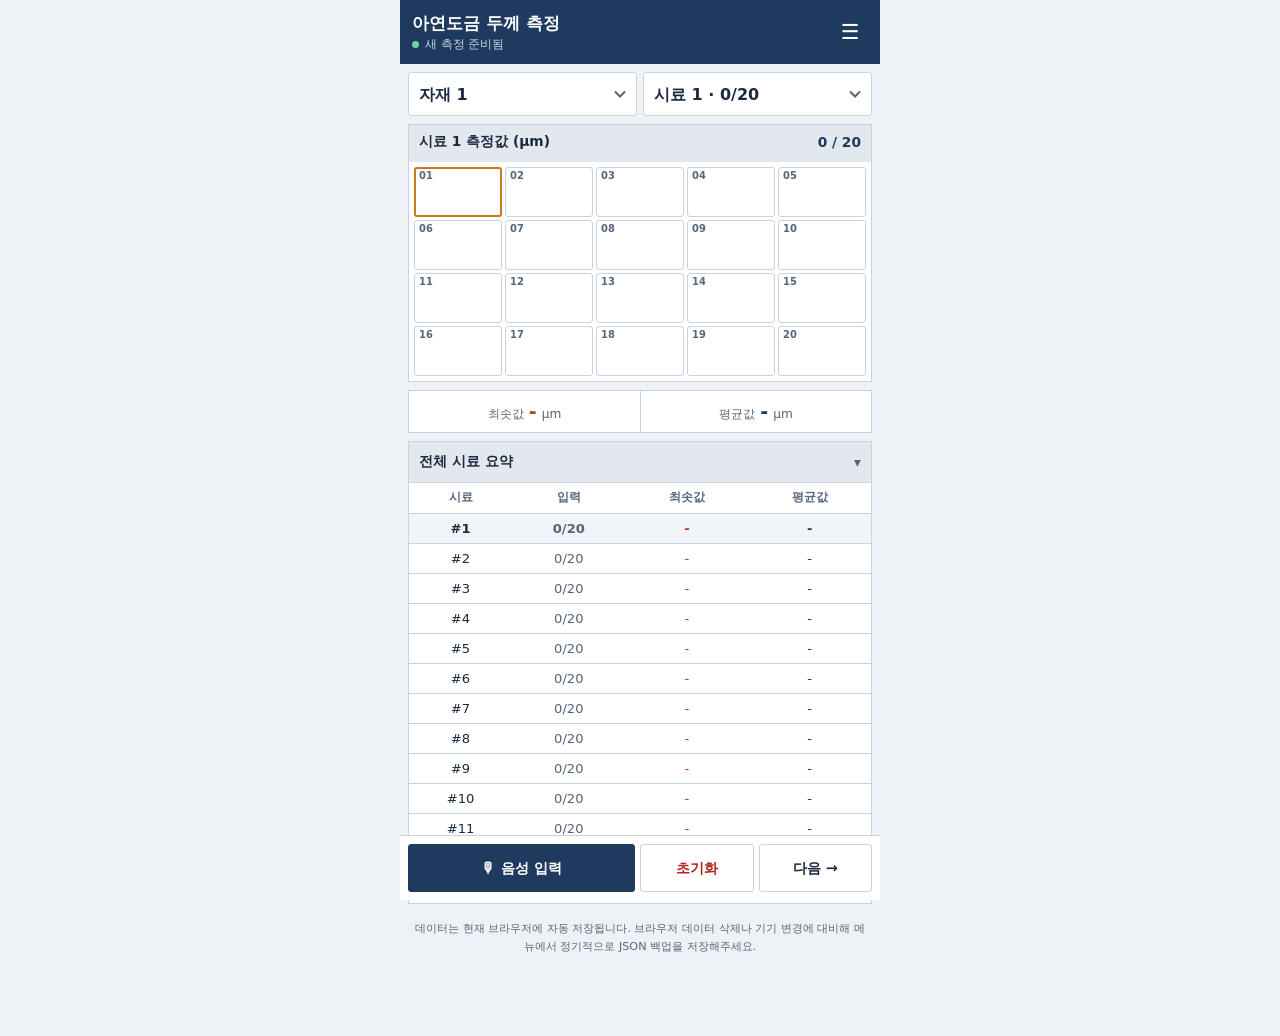
<file: backup-before-material-dropdown/index.html>
<!DOCTYPE html>
<html lang="ko">
<head>
    <meta charset="UTF-8">
    <meta name="viewport" content="width=device-width, initial-scale=1, viewport-fit=cover">
    <meta name="theme-color" content="#1f3a5f">
    <meta name="description" content="아연도금 두께 측정값을 자재와 시료별로 입력하고 관리하는 프로그램">
    <link rel="manifest" href="./manifest.json">
    <link rel="icon" type="image/png" sizes="192x192" href="./icon-192.png">
    <link rel="apple-touch-icon" sizes="192x192" href="./icon-192.png">
    <link rel="stylesheet" href="./styles.css?v=6">
    <title>아연도금 두께 측정</title>
</head>
<body>
    <a class="skip-link" href="#measurementSection">측정값 입력으로 이동</a>

    <div class="app-shell">
        <header class="app-header">
            <div class="brand">
                <h1>아연도금 두께 측정</h1>
                <div class="save-status" id="saveStatus" data-state="saved" role="status" aria-live="polite">
                    <span class="status-dot" aria-hidden="true"></span>
                    <span id="saveStatusText">데이터 준비 중…</span>
                </div>
            </div>
            <button class="menu-btn" id="menuBtn" type="button" aria-label="메뉴 열기">☰</button>
        </header>

        <main class="main-grid">
            <div class="selector-row">
                <select class="selector material-select" id="materialSelector" aria-label="자재 선택"></select>
                <select class="selector sample-select" id="sampleSelector" aria-label="시료 선택"></select>
            </div>

            <section class="measurement-card" id="measurementSection" aria-labelledby="currentSampleTitle">
                <div class="measurement-header">
                    <h2 id="currentSampleTitle">시료 1 측정값 (μm)</h2>
                    <strong class="progress-indicator" id="progressIndicator">0 / 20</strong>
                </div>
                <div
                    class="progress-track"
                    id="progressTrack"
                    role="progressbar"
                    aria-label="현재 시료 입력 진행률"
                    aria-valuemin="0"
                    aria-valuemax="20"
                    aria-valuenow="0"
                >
                    <div class="progress-bar" id="progressBar"></div>
                </div>
                <div class="data-grid" id="dataGrid"></div>
            </section>

            <section class="results-section" aria-label="현재 시료 측정 결과">
                <div class="result-box min">
                    <span class="result-label">최솟값</span>
                    <strong class="result-value" id="minValue">-</strong>
                    <span class="result-unit">μm</span>
                </div>
                <div class="result-box avg">
                    <span class="result-label">평균값</span>
                    <strong class="result-value" id="avgValue">-</strong>
                    <span class="result-unit">μm</span>
                </div>
            </section>

            <details class="summary-section" open>
                <summary>전체 시료 요약</summary>
                <table class="summary-table">
                    <thead>
                        <tr>
                            <th scope="col">시료</th>
                            <th scope="col">입력</th>
                            <th scope="col">최솟값</th>
                            <th scope="col">평균값</th>
                        </tr>
                    </thead>
                    <tbody id="summaryTableBody"></tbody>
                </table>
            </details>
        </main>

        <footer class="app-footer">
            데이터는 현재 브라우저에 자동 저장됩니다. 브라우저 데이터 삭제나 기기 변경에 대비해 메뉴에서 정기적으로 JSON 백업을 저장해주세요.
        </footer>
    </div>

    <div class="action-bar">
        <button class="voice-main-btn" id="voiceBtn" type="button">
            <span aria-hidden="true">🎙</span> 음성 입력
        </button>
        <button class="soft-btn danger" id="clearBtn" type="button" aria-label="현재 시료 초기화">초기화</button>
        <button class="soft-btn" id="nextBtn" type="button" aria-label="다음 시료">다음 →</button>
    </div>

    <div
        class="modal"
        id="menuModal"
        role="dialog"
        aria-modal="true"
        aria-labelledby="menuTitle"
        hidden
    >
        <div class="modal-card menu-card">
            <button class="modal-close" id="closeMenuBtn" type="button" aria-label="메뉴 닫기">×</button>
            <h2 class="modal-title" id="menuTitle">메뉴</h2>

            <div class="menu-group">
                <strong>자재 관리</strong>
                <div class="menu-actions">
                    <button class="menu-item" id="addMaterialBtn" type="button">자재 추가</button>
                    <button class="menu-item" id="renameMaterialBtn" type="button">이름 변경</button>
                    <button class="menu-item danger" id="deleteMaterialBtn" type="button">현재 자재 삭제</button>
                </div>
            </div>

            <div class="menu-group">
                <strong>음성 입력 허용 범위 (μm)</strong>
                <span>범위를 벗어난 음성 값은 저장하지 않고 다시 말하도록 안내합니다. 키패드 입력에는 적용되지 않습니다.</span>
                <div class="menu-actions">
                    <label class="range-field">
                        최소
                        <input id="voiceRangeMin" type="number" inputmode="decimal" min="0" max="9999.9" step="0.1" autocomplete="off">
                    </label>
                    <label class="range-field">
                        최대
                        <input id="voiceRangeMax" type="number" inputmode="decimal" min="0" max="9999.9" step="0.1" autocomplete="off">
                    </label>
                </div>
            </div>

            <div class="menu-group">
                <strong>내보내기 및 백업</strong>
                <span>CSV는 Excel에서 열 수 있고, JSON은 전체 데이터를 복원할 때 사용합니다.</span>
                <div class="menu-actions">
                    <button class="menu-item" id="exportCurrentBtn" type="button">현재 자재 CSV</button>
                    <button class="menu-item" id="exportAllBtn" type="button">전체 자재 CSV</button>
                    <button class="menu-item" id="backupBtn" type="button">JSON 백업</button>
                    <label class="menu-item file-button" for="importFile">
                        백업 불러오기
                        <input id="importFile" type="file" accept=".json,application/json">
                    </label>
                </div>
            </div>

            <div class="menu-group">
                <strong>도움말</strong>
                <div class="menu-actions">
                    <button class="menu-item" id="manualBtn" type="button">사용 안내</button>
                    <button class="menu-item install" id="installBtn" type="button" hidden>앱 설치</button>
                </div>
            </div>
        </div>
    </div>

    <div
        class="modal"
        id="manualModal"
        role="dialog"
        aria-modal="true"
        aria-labelledby="manualTitle"
        hidden
    >
        <div class="modal-card manual-card">
            <button class="modal-close" id="closeManualBtn" type="button" aria-label="사용 안내 닫기">×</button>
            <p class="modal-kicker">QUICK GUIDE</p>
            <h2 class="modal-title" id="manualTitle">빠른 사용 안내</h2>
            <p class="modal-description">자재를 선택하고 시료마다 20개의 도금 두께를 입력합니다.</p>

            <div class="manual-grid">
                <div class="manual-item">
                    <strong>1. 자재 관리</strong>
                    <p>오른쪽 위 메뉴(☰)에서 자재를 추가하거나 현재 자재의 이름 변경과 삭제를 할 수 있습니다.</p>
                </div>
                <div class="manual-item">
                    <strong>2. 키패드 입력</strong>
                    <p>값을 입력하고 Enter를 누르면 다음 칸으로 이동합니다. 음수와 비정상 값은 저장되지 않습니다.</p>
                </div>
                <div class="manual-item">
                    <strong>3. 음성 입력</strong>
                    <p>“팔십육 점 사”처럼 말하세요. 20개를 채워도 음성 입력은 계속되며, “다시”는 마지막 입력 취소, “다음”은 다음 시료로 이동합니다. 허용 범위를 벗어난 값은 저장되지 않습니다.</p>
                </div>
                <div class="manual-item">
                    <strong>4. 저장과 복원</strong>
                    <p>입력 즉시 자동 저장됩니다. CSV는 표 작업용, JSON은 전체 데이터 백업과 복원용입니다.</p>
                </div>
            </div>

            <div class="manual-note">
                음성 인식은 HTTPS와 지원 브라우저가 필요하며 네트워크 상태에 영향을 받을 수 있습니다.
                Chrome 또는 Edge 사용을 권장합니다.
            </div>
            <button class="modal-btn" id="confirmManualBtn" type="button">확인했습니다</button>
        </div>
    </div>

    <div
        class="modal"
        id="voiceModal"
        role="dialog"
        aria-modal="true"
        aria-labelledby="voiceTitle"
        hidden
    >
        <div class="modal-card voice-modal-card" data-state="idle">
            <div class="voice-visualization" id="voiceVisualization" aria-hidden="true">🎤</div>
            <h2 class="voice-title" id="voiceTitle">음성 입력</h2>
            <p class="voice-status" id="voiceStatus" role="status" aria-live="polite">
                마이크를 준비하고 있습니다…
            </p>
            <div class="voice-progress">
                <div class="voice-progress-meta">
                    <span>입력 진행률</span>
                    <strong id="voiceProgressIndicator">0 / 20</strong>
                </div>
                <div
                    class="voice-progress-track"
                    id="voiceProgressTrack"
                    role="progressbar"
                    aria-label="음성 입력 진행률"
                    aria-valuemin="0"
                    aria-valuemax="20"
                    aria-valuenow="0"
                >
                    <div class="voice-progress-bar" id="voiceProgressBar"></div>
                </div>
            </div>
            <div class="voice-result" id="voiceResult" data-final="false" aria-live="polite">-</div>
            <div class="voice-command-hint" aria-label="사용 가능한 음성 명령">
                <span>“다시” 마지막 입력 취소</span>
                <span>“다음” 다음 시료</span>
                <span>“종료” 닫기</span>
            </div>
            <div class="voice-actions">
                <button id="undoVoiceBtn" type="button">↶ 마지막 취소</button>
                <button id="nextVoiceBtn" type="button">다음 시료</button>
                <button class="stop" id="stopVoiceBtn" type="button">입력 종료</button>
                <button class="restart" id="restartVoiceBtn" type="button" hidden>음성 인식 다시 시작</button>
            </div>
        </div>
    </div>

    <div
        class="modal"
        id="voiceCompleteModal"
        role="alertdialog"
        aria-modal="true"
        aria-labelledby="voiceCompleteTitle"
        aria-describedby="voiceCompleteMessage"
        hidden
    >
        <div class="modal-card voice-complete-card">
            <div class="voice-complete-icon" aria-hidden="true">✓</div>
            <p class="modal-kicker">VOICE INPUT COMPLETE</p>
            <h2 class="modal-title" id="voiceCompleteTitle">20개 입력 완료</h2>
            <p class="modal-description" id="voiceCompleteMessage">
                현재 시료의 측정값 20개를 모두 입력했습니다.
            </p>
            <div class="voice-complete-actions">
                <button class="modal-btn secondary" id="cancelVoiceCompleteBtn" type="button">
                    아니요 · 음성 입력 종료
                </button>
                <button class="modal-btn" id="confirmVoiceCompleteBtn" type="button">
                    확인 · 다음 시료
                </button>
            </div>
        </div>
    </div>

    <div class="toast" id="toast" role="status" aria-live="polite" hidden></div>

    <script src="./app.js?v=6" defer></script>
</body>
</html>
</file>
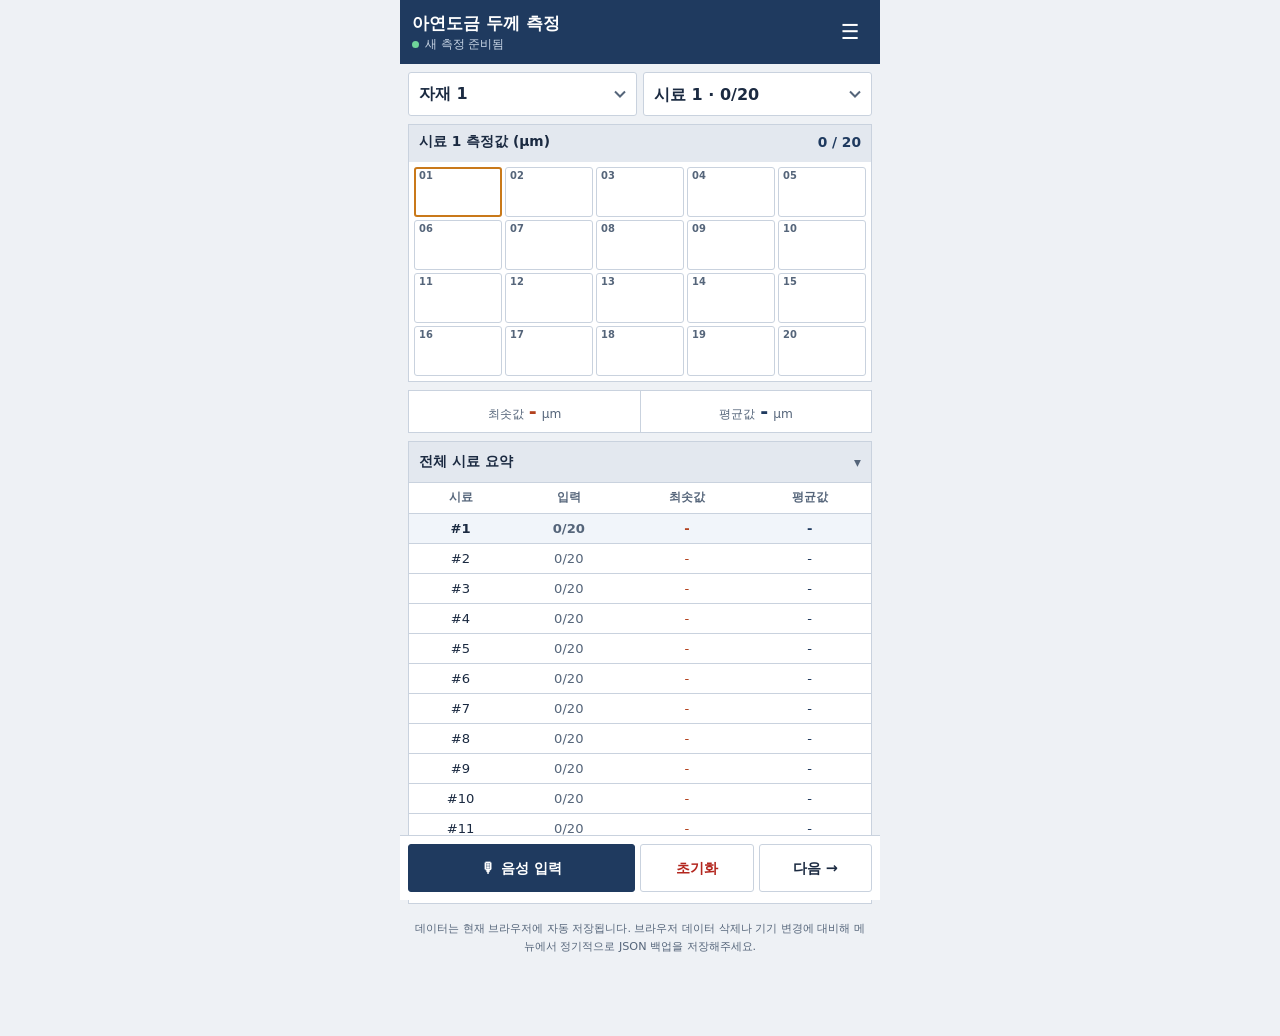
<file: backup-before-material-undo/index.html>
<!DOCTYPE html>
<html lang="ko">
<head>
    <meta charset="UTF-8">
    <meta name="viewport" content="width=device-width, initial-scale=1, viewport-fit=cover">
    <meta name="theme-color" content="#1f3a5f">
    <meta name="description" content="아연도금 두께 측정값을 자재와 시료별로 입력하고 관리하는 프로그램">
    <link rel="manifest" href="./manifest.json">
    <link rel="icon" type="image/png" sizes="192x192" href="./icon-192.png">
    <link rel="apple-touch-icon" sizes="192x192" href="./icon-192.png">
    <link rel="stylesheet" href="./styles.css?v=8">
    <title>아연도금 두께 측정</title>
</head>
<body>
    <a class="skip-link" href="#measurementSection">측정값 입력으로 이동</a>

    <div class="app-shell">
        <header class="app-header">
            <div class="brand">
                <h1>아연도금 두께 측정</h1>
                <div class="save-status" id="saveStatus" data-state="saved" role="status" aria-live="polite">
                    <span class="status-dot" aria-hidden="true"></span>
                    <span id="saveStatusText">데이터 준비 중…</span>
                </div>
            </div>
            <button class="menu-btn" id="menuBtn" type="button" aria-label="메뉴 열기">☰</button>
        </header>

        <main class="main-grid">
            <div class="selector-row">
                <div class="material-picker" id="materialPicker">
                    <button
                        class="selector material-trigger"
                        id="materialTrigger"
                        type="button"
                        aria-label="자재 선택"
                        aria-expanded="false"
                        aria-controls="materialPanel"
                    ></button>
                    <div class="material-panel" id="materialPanel" hidden>
                        <ul class="material-list" id="materialList"></ul>
                        <button class="material-add" id="addMaterialBtn" type="button">+ 자재 추가</button>
                    </div>
                </div>
                <select class="selector sample-select" id="sampleSelector" aria-label="시료 선택"></select>
            </div>

            <section class="measurement-card" id="measurementSection" aria-labelledby="currentSampleTitle">
                <div class="measurement-header">
                    <h2 id="currentSampleTitle">시료 1 측정값 (μm)</h2>
                    <strong class="progress-indicator" id="progressIndicator">0 / 20</strong>
                </div>
                <div
                    class="progress-track"
                    id="progressTrack"
                    role="progressbar"
                    aria-label="현재 시료 입력 진행률"
                    aria-valuemin="0"
                    aria-valuemax="20"
                    aria-valuenow="0"
                >
                    <div class="progress-bar" id="progressBar"></div>
                </div>
                <div class="data-grid" id="dataGrid"></div>
            </section>

            <section class="results-section" aria-label="현재 시료 측정 결과">
                <div class="result-box min">
                    <span class="result-label">최솟값</span>
                    <strong class="result-value" id="minValue">-</strong>
                    <span class="result-unit">μm</span>
                </div>
                <div class="result-box avg">
                    <span class="result-label">평균값</span>
                    <strong class="result-value" id="avgValue">-</strong>
                    <span class="result-unit">μm</span>
                </div>
            </section>

            <details class="summary-section" open>
                <summary>전체 시료 요약</summary>
                <table class="summary-table">
                    <thead>
                        <tr>
                            <th scope="col">시료</th>
                            <th scope="col">입력</th>
                            <th scope="col">최솟값</th>
                            <th scope="col">평균값</th>
                        </tr>
                    </thead>
                    <tbody id="summaryTableBody"></tbody>
                </table>
            </details>
        </main>

        <footer class="app-footer">
            데이터는 현재 브라우저에 자동 저장됩니다. 브라우저 데이터 삭제나 기기 변경에 대비해 메뉴에서 정기적으로 JSON 백업을 저장해주세요.
        </footer>
    </div>

    <div class="action-bar">
        <button class="voice-main-btn" id="voiceBtn" type="button">
            <span aria-hidden="true">🎙</span> 음성 입력
        </button>
        <button class="soft-btn danger" id="clearBtn" type="button" aria-label="현재 시료 초기화">초기화</button>
        <button class="soft-btn" id="nextBtn" type="button" aria-label="다음 시료">다음 →</button>
    </div>

    <div
        class="modal"
        id="menuModal"
        role="dialog"
        aria-modal="true"
        aria-labelledby="menuTitle"
        hidden
    >
        <div class="modal-card menu-card">
            <button class="modal-close" id="closeMenuBtn" type="button" aria-label="메뉴 닫기">×</button>
            <h2 class="modal-title" id="menuTitle">메뉴</h2>

            <div class="menu-group">
                <strong>음성 입력 허용 범위 (μm)</strong>
                <span>범위를 벗어난 음성 값은 저장하지 않고 다시 말하도록 안내합니다. 키패드 입력에는 적용되지 않습니다.</span>
                <div class="menu-actions">
                    <label class="range-field">
                        최소
                        <input id="voiceRangeMin" type="number" inputmode="decimal" min="0" max="9999.9" step="0.1" autocomplete="off">
                    </label>
                    <label class="range-field">
                        최대
                        <input id="voiceRangeMax" type="number" inputmode="decimal" min="0" max="9999.9" step="0.1" autocomplete="off">
                    </label>
                </div>
            </div>

            <div class="menu-group">
                <strong>내보내기 및 백업</strong>
                <span>CSV는 Excel에서 열 수 있고, JSON은 전체 데이터를 복원할 때 사용합니다.</span>
                <div class="menu-actions">
                    <button class="menu-item" id="exportCurrentBtn" type="button">현재 자재 CSV</button>
                    <button class="menu-item" id="exportAllBtn" type="button">전체 자재 CSV</button>
                    <button class="menu-item" id="backupBtn" type="button">JSON 백업</button>
                    <label class="menu-item file-button" for="importFile">
                        백업 불러오기
                        <input id="importFile" type="file" accept=".json,application/json">
                    </label>
                </div>
            </div>

            <div class="menu-group">
                <strong>도움말</strong>
                <div class="menu-actions">
                    <button class="menu-item" id="manualBtn" type="button">사용 안내</button>
                    <button class="menu-item install" id="installBtn" type="button" hidden>앱 설치</button>
                </div>
            </div>
        </div>
    </div>

    <div
        class="modal"
        id="manualModal"
        role="dialog"
        aria-modal="true"
        aria-labelledby="manualTitle"
        hidden
    >
        <div class="modal-card manual-card">
            <button class="modal-close" id="closeManualBtn" type="button" aria-label="사용 안내 닫기">×</button>
            <p class="modal-kicker">QUICK GUIDE</p>
            <h2 class="modal-title" id="manualTitle">빠른 사용 안내</h2>
            <p class="modal-description">자재를 선택하고 시료마다 20개의 도금 두께를 입력합니다.</p>

            <div class="manual-grid">
                <div class="manual-item">
                    <strong>1. 자재 관리</strong>
                    <p>자재 목록을 열어 자재를 추가합니다. 연필 아이콘을 누르면 이름을 바꾸거나 휴지통 아이콘으로 삭제할 수 있습니다.</p>
                </div>
                <div class="manual-item">
                    <strong>2. 키패드 입력</strong>
                    <p>값을 입력하고 Enter를 누르면 다음 칸으로 이동합니다. 음수와 비정상 값은 저장되지 않습니다.</p>
                </div>
                <div class="manual-item">
                    <strong>3. 음성 입력</strong>
                    <p>“팔십육 점 사”처럼 말하세요. 20개를 채워도 음성 입력은 계속되며, “다시”는 마지막 입력 취소, “다음”은 다음 시료로 이동합니다. 허용 범위를 벗어난 값은 저장되지 않습니다.</p>
                </div>
                <div class="manual-item">
                    <strong>4. 저장과 복원</strong>
                    <p>입력 즉시 자동 저장됩니다. CSV는 표 작업용, JSON은 전체 데이터 백업과 복원용입니다.</p>
                </div>
            </div>

            <div class="manual-note">
                음성 인식은 HTTPS와 지원 브라우저가 필요하며 네트워크 상태에 영향을 받을 수 있습니다.
                Chrome 또는 Edge 사용을 권장합니다.
            </div>
            <button class="modal-btn" id="confirmManualBtn" type="button">확인했습니다</button>
        </div>
    </div>

    <div
        class="modal"
        id="voiceModal"
        role="dialog"
        aria-modal="true"
        aria-labelledby="voiceTitle"
        hidden
    >
        <div class="modal-card voice-modal-card" data-state="idle">
            <div class="voice-visualization" id="voiceVisualization" aria-hidden="true">🎤</div>
            <h2 class="voice-title" id="voiceTitle">음성 입력</h2>
            <p class="voice-status" id="voiceStatus" role="status" aria-live="polite">
                마이크를 준비하고 있습니다…
            </p>
            <div class="voice-progress">
                <div class="voice-progress-meta">
                    <span>입력 진행률</span>
                    <strong id="voiceProgressIndicator">0 / 20</strong>
                </div>
                <div
                    class="voice-progress-track"
                    id="voiceProgressTrack"
                    role="progressbar"
                    aria-label="음성 입력 진행률"
                    aria-valuemin="0"
                    aria-valuemax="20"
                    aria-valuenow="0"
                >
                    <div class="voice-progress-bar" id="voiceProgressBar"></div>
                </div>
            </div>
            <div class="voice-result" id="voiceResult" data-final="false" aria-live="polite">-</div>
            <div class="voice-command-hint" aria-label="사용 가능한 음성 명령">
                <span>“다시” 마지막 입력 취소</span>
                <span>“다음” 다음 시료</span>
                <span>“종료” 닫기</span>
            </div>
            <div class="voice-actions">
                <button id="undoVoiceBtn" type="button">↶ 마지막 취소</button>
                <button id="nextVoiceBtn" type="button">다음 시료</button>
                <button class="stop" id="stopVoiceBtn" type="button">입력 종료</button>
                <button class="restart" id="restartVoiceBtn" type="button" hidden>음성 인식 다시 시작</button>
            </div>
        </div>
    </div>

    <div
        class="modal"
        id="voiceCompleteModal"
        role="alertdialog"
        aria-modal="true"
        aria-labelledby="voiceCompleteTitle"
        aria-describedby="voiceCompleteMessage"
        hidden
    >
        <div class="modal-card voice-complete-card">
            <div class="voice-complete-icon" aria-hidden="true">✓</div>
            <p class="modal-kicker">VOICE INPUT COMPLETE</p>
            <h2 class="modal-title" id="voiceCompleteTitle">20개 입력 완료</h2>
            <p class="modal-description" id="voiceCompleteMessage">
                현재 시료의 측정값 20개를 모두 입력했습니다.
            </p>
            <div class="voice-complete-actions">
                <button class="modal-btn secondary" id="cancelVoiceCompleteBtn" type="button">
                    아니요 · 음성 입력 종료
                </button>
                <button class="modal-btn" id="confirmVoiceCompleteBtn" type="button">
                    확인 · 다음 시료
                </button>
            </div>
        </div>
    </div>

    <div
        class="modal"
        id="deleteMaterialModal"
        role="alertdialog"
        aria-modal="true"
        aria-labelledby="deleteMaterialTitle"
        aria-describedby="deleteMaterialMessage"
        hidden
    >
        <div class="modal-card delete-material-card">
            <h2 class="modal-title" id="deleteMaterialTitle">자재를 삭제할까요?</h2>
            <p class="modal-description" id="deleteMaterialMessage"></p>
            <div class="delete-material-actions">
                <button class="modal-btn secondary" id="cancelDeleteMaterialBtn" type="button">취소</button>
                <button class="modal-btn danger" id="confirmDeleteMaterialBtn" type="button">삭제</button>
            </div>
        </div>
    </div>

    <div class="toast" id="toast" role="status" aria-live="polite" hidden></div>

    <script src="./app.js?v=8" defer></script>
</body>
</html>
</file>
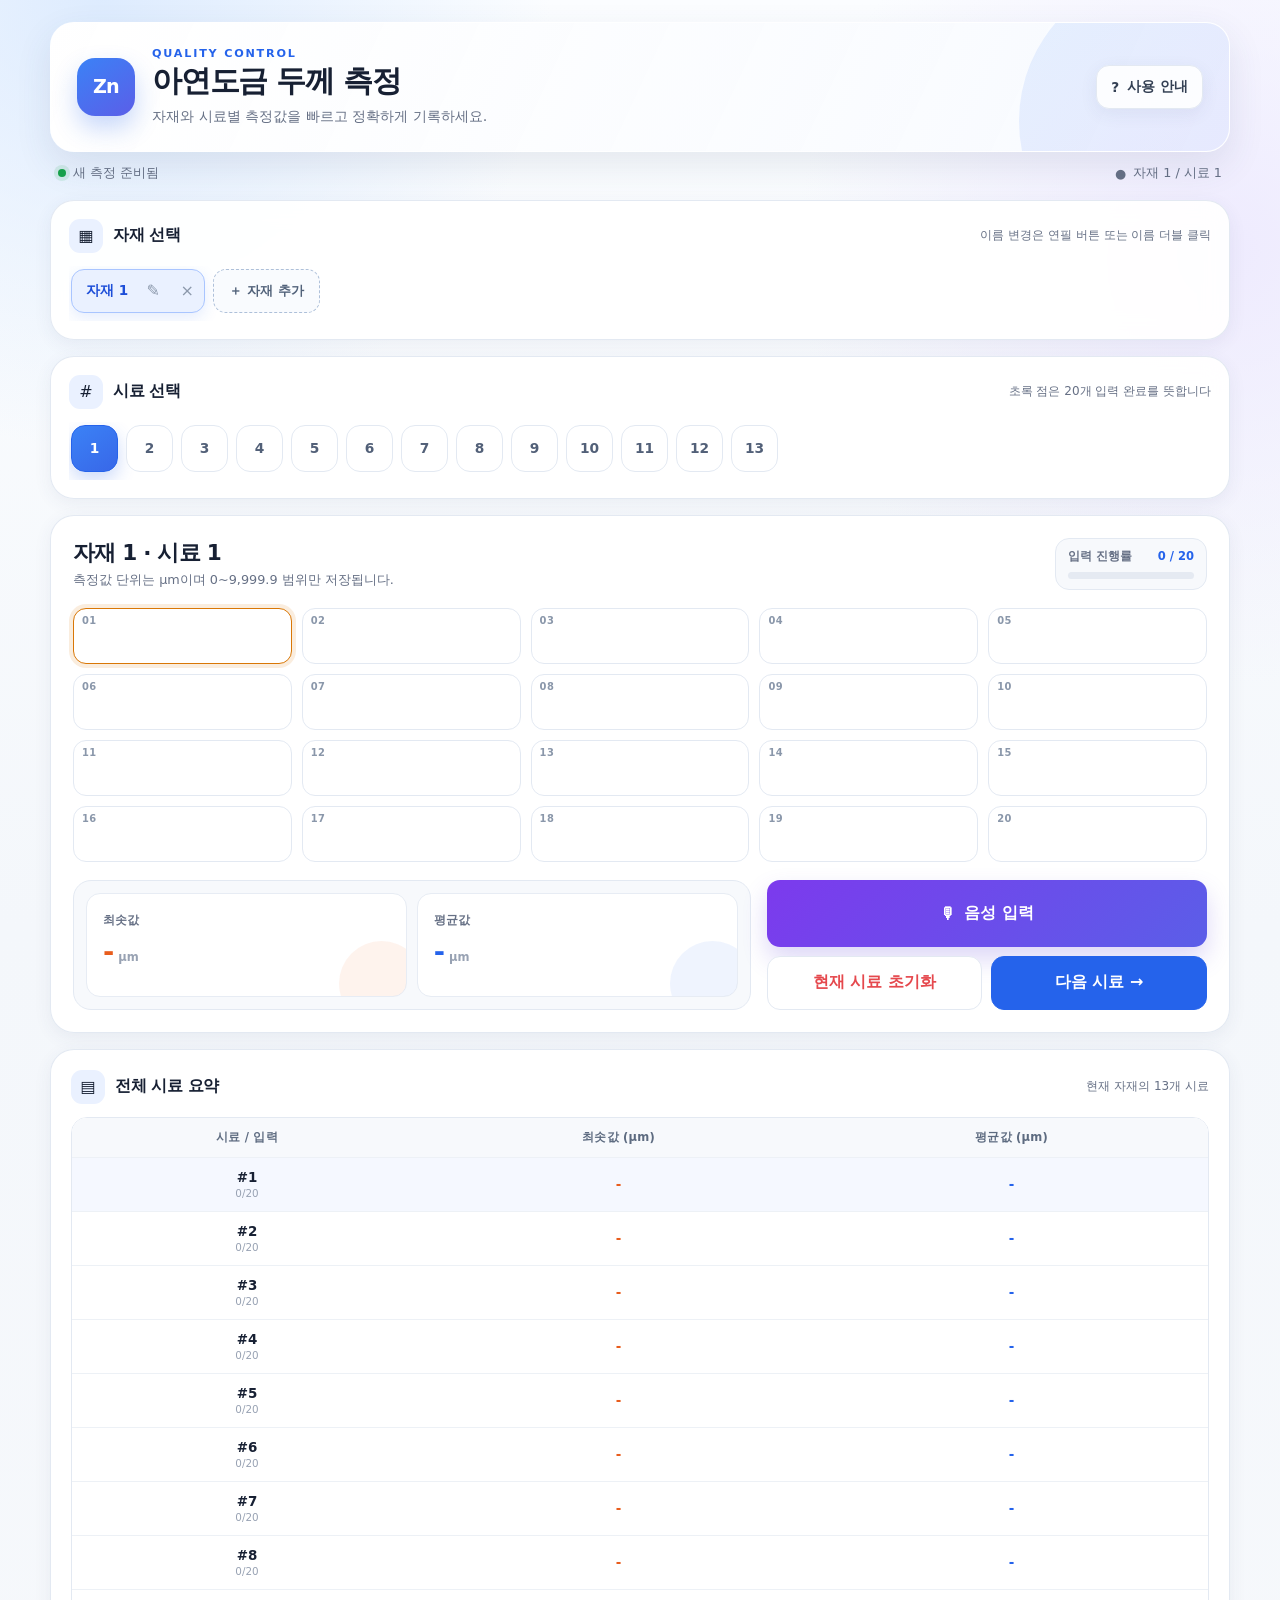
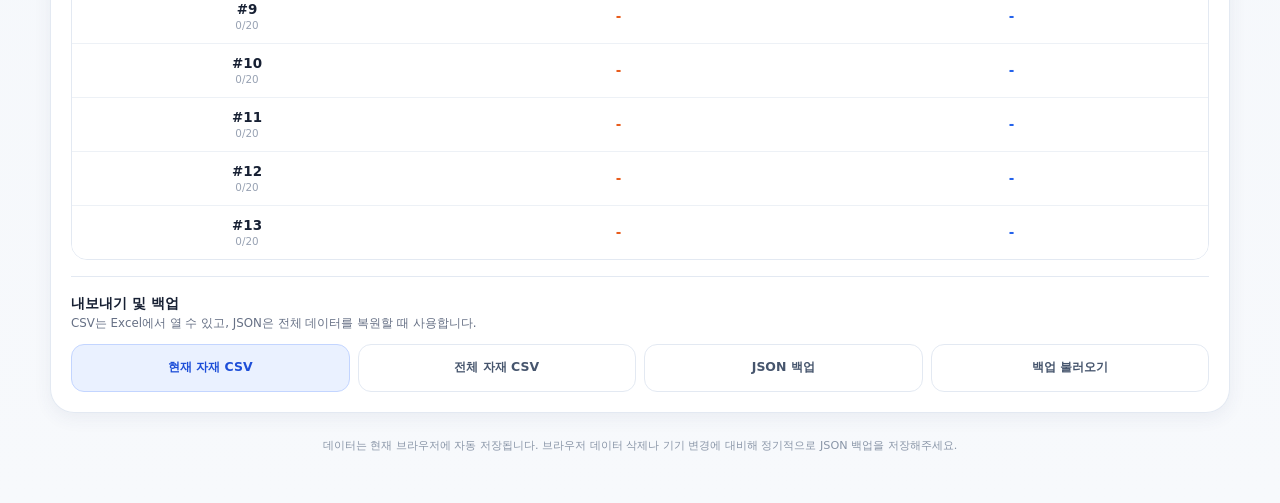
<file: backup-before-portrait/index.html>
<!DOCTYPE html>
<html lang="ko">
<head>
    <meta charset="UTF-8">
    <meta name="viewport" content="width=device-width, initial-scale=1">
    <meta name="theme-color" content="#f4f7fb">
    <meta name="description" content="아연도금 두께 측정값을 자재와 시료별로 입력하고 관리하는 프로그램">
    <link rel="manifest" href="./manifest.json">
    <link rel="icon" type="image/png" sizes="192x192" href="./icon-192.png">
    <link rel="apple-touch-icon" sizes="192x192" href="./icon-192.png">
    <link rel="stylesheet" href="./styles.css">
    <title>아연도금 두께 측정</title>
</head>
<body>
    <a class="skip-link" href="#measurementSection">측정값 입력으로 이동</a>

    <div class="app-shell">
        <header class="app-header">
            <div class="brand">
                <div class="brand-mark" aria-hidden="true">Zn</div>
                <div>
                    <span class="eyebrow">QUALITY CONTROL</span>
                    <h1>아연도금 두께 측정</h1>
                    <p>자재와 시료별 측정값을 빠르고 정확하게 기록하세요.</p>
                </div>
            </div>
            <div class="header-actions">
                <button class="icon-text-btn install" id="installBtn" type="button" hidden>
                    <span aria-hidden="true">⬇</span> 앱 설치
                </button>
                <button class="icon-text-btn" id="manualBtn" type="button">
                    <span aria-hidden="true">?</span> 사용 안내
                </button>
            </div>
        </header>

        <div class="status-strip">
            <div class="save-status" id="saveStatus" data-state="saved" role="status" aria-live="polite">
                <span class="status-dot" aria-hidden="true"></span>
                <span id="saveStatusText">데이터 준비 중…</span>
            </div>
            <div class="context-status">
                <span aria-hidden="true">●</span>
                <span id="contextText">자재 1 / 시료 1</span>
            </div>
        </div>

        <main class="main-grid">
            <section class="panel" aria-labelledby="materialHeading">
                <div class="section-heading">
                    <div class="section-title-wrap">
                        <span class="section-icon" aria-hidden="true">▦</span>
                        <h2 id="materialHeading">자재 선택</h2>
                    </div>
                    <span class="section-caption">이름 변경은 연필 버튼 또는 이름 더블 클릭</span>
                </div>
                <div class="material-selector" id="materialSelector" aria-label="자재 목록"></div>
            </section>

            <section class="panel" aria-labelledby="sampleHeading">
                <div class="section-heading">
                    <div class="section-title-wrap">
                        <span class="section-icon" aria-hidden="true">#</span>
                        <h2 id="sampleHeading">시료 선택</h2>
                    </div>
                    <span class="section-caption">초록 점은 20개 입력 완료를 뜻합니다</span>
                </div>
                <div class="sample-selector" id="sampleSelector" aria-label="시료 목록"></div>
            </section>

            <section class="measurement-card" id="measurementSection" aria-labelledby="currentSampleTitle">
                <div class="measurement-header">
                    <div>
                        <h2 id="currentSampleTitle">자재 1 · 시료 1</h2>
                        <p>측정값 단위는 μm이며 0~9,999.9 범위만 저장됩니다.</p>
                    </div>
                    <div class="progress-box">
                        <div class="progress-meta">
                            <span>입력 진행률</span>
                            <strong class="progress-indicator" id="progressIndicator">0 / 20</strong>
                        </div>
                        <div
                            class="progress-track"
                            id="progressTrack"
                            role="progressbar"
                            aria-label="현재 시료 입력 진행률"
                            aria-valuemin="0"
                            aria-valuemax="20"
                            aria-valuenow="0"
                        >
                            <div class="progress-bar" id="progressBar"></div>
                        </div>
                    </div>
                </div>

                <div class="data-grid" id="dataGrid"></div>

                <div class="result-action-grid">
                    <section class="results-section" aria-label="현재 시료 측정 결과">
                        <div class="result-box min">
                            <span class="result-label">최솟값</span>
                            <div class="result-line">
                                <strong class="result-value" id="minValue">-</strong>
                                <span class="result-unit">μm</span>
                            </div>
                        </div>
                        <div class="result-box avg">
                            <span class="result-label">평균값</span>
                            <div class="result-line">
                                <strong class="result-value" id="avgValue">-</strong>
                                <span class="result-unit">μm</span>
                            </div>
                        </div>
                    </section>

                    <div class="action-panel">
                        <button class="voice-main-btn" id="voiceBtn" type="button">
                            <span aria-hidden="true">🎙</span> 음성 입력
                        </button>
                        <button class="soft-btn danger" id="clearBtn" type="button">현재 시료 초기화</button>
                        <button class="primary-btn" id="nextBtn" type="button">다음 시료 →</button>
                    </div>
                </div>
            </section>

            <section class="summary-section" aria-labelledby="summaryHeading">
                <div class="section-heading">
                    <div class="section-title-wrap">
                        <span class="section-icon" aria-hidden="true">▤</span>
                        <h2 id="summaryHeading">전체 시료 요약</h2>
                    </div>
                    <span class="section-caption">현재 자재의 13개 시료</span>
                </div>

                <div class="summary-table-wrap">
                    <table class="summary-table">
                        <thead>
                            <tr>
                                <th scope="col">시료 / 입력</th>
                                <th scope="col">최솟값 (μm)</th>
                                <th scope="col">평균값 (μm)</th>
                            </tr>
                        </thead>
                        <tbody id="summaryTableBody"></tbody>
                    </table>
                </div>

                <div class="export-section">
                    <div class="export-intro">
                        <strong>내보내기 및 백업</strong>
                        <span>CSV는 Excel에서 열 수 있고, JSON은 전체 데이터를 복원할 때 사용합니다.</span>
                    </div>
                    <div class="export-actions">
                        <button class="export-btn primary-export" id="exportCurrentBtn" type="button">
                            현재 자재 CSV
                        </button>
                        <button class="export-btn" id="exportAllBtn" type="button">
                            전체 자재 CSV
                        </button>
                        <button class="export-btn" id="backupBtn" type="button">
                            JSON 백업
                        </button>
                        <label class="file-button" for="importFile">
                            백업 불러오기
                            <input id="importFile" type="file" accept=".json,application/json">
                        </label>
                    </div>
                </div>
            </section>
        </main>

        <footer class="app-footer">
            데이터는 현재 브라우저에 자동 저장됩니다. 브라우저 데이터 삭제나 기기 변경에 대비해 정기적으로 JSON 백업을 저장해주세요.
        </footer>
    </div>

    <div
        class="modal"
        id="manualModal"
        role="dialog"
        aria-modal="true"
        aria-labelledby="manualTitle"
        hidden
    >
        <div class="modal-card manual-card">
            <button class="modal-close" id="closeManualBtn" type="button" aria-label="사용 안내 닫기">×</button>
            <p class="modal-kicker">QUICK GUIDE</p>
            <h2 class="modal-title" id="manualTitle">빠른 사용 안내</h2>
            <p class="modal-description">자재를 선택하고 시료마다 20개의 도금 두께를 입력합니다.</p>

            <div class="manual-grid">
                <div class="manual-item">
                    <strong>1. 자재 관리</strong>
                    <p>자재 추가 버튼으로 새 자재를 만들고, 연필 버튼으로 이름을 변경할 수 있습니다.</p>
                </div>
                <div class="manual-item">
                    <strong>2. 키패드 입력</strong>
                    <p>값을 입력하고 Enter를 누르면 다음 칸으로 이동합니다. 음수와 비정상 값은 저장되지 않습니다.</p>
                </div>
                <div class="manual-item">
                    <strong>3. 음성 입력</strong>
                    <p>“십이 점 오”처럼 말하세요. “다시”는 마지막 입력 취소, “다음”은 완료된 다음 시료로 이동합니다.</p>
                </div>
                <div class="manual-item">
                    <strong>4. 저장과 복원</strong>
                    <p>입력 즉시 자동 저장됩니다. CSV는 표 작업용, JSON은 전체 데이터 백업과 복원용입니다.</p>
                </div>
            </div>

            <div class="manual-note">
                음성 인식은 HTTPS와 지원 브라우저가 필요하며 네트워크 상태에 영향을 받을 수 있습니다.
                Chrome 또는 Edge 사용을 권장합니다.
            </div>
            <button class="modal-btn" id="confirmManualBtn" type="button">확인했습니다</button>
        </div>
    </div>

    <div
        class="modal"
        id="voiceModal"
        role="dialog"
        aria-modal="true"
        aria-labelledby="voiceTitle"
        hidden
    >
        <div class="modal-card voice-modal-card" data-state="idle">
            <div class="voice-visualization" id="voiceVisualization" aria-hidden="true">🎤</div>
            <h2 class="voice-title" id="voiceTitle">음성 입력</h2>
            <p class="voice-status" id="voiceStatus" role="status" aria-live="polite">
                마이크를 준비하고 있습니다…
            </p>
            <div class="voice-progress">
                <div class="voice-progress-meta">
                    <span>입력 진행률</span>
                    <strong id="voiceProgressIndicator">0 / 20</strong>
                </div>
                <div
                    class="voice-progress-track"
                    id="voiceProgressTrack"
                    role="progressbar"
                    aria-label="음성 입력 진행률"
                    aria-valuemin="0"
                    aria-valuemax="20"
                    aria-valuenow="0"
                >
                    <div class="voice-progress-bar" id="voiceProgressBar"></div>
                </div>
            </div>
            <div class="voice-result" id="voiceResult" data-final="false" aria-live="polite">-</div>
            <div class="voice-command-hint" aria-label="사용 가능한 음성 명령">
                <span>“다시” 마지막 입력 취소</span>
                <span>“다음” 다음 시료</span>
                <span>“종료” 닫기</span>
            </div>
            <div class="voice-actions">
                <button id="undoVoiceBtn" type="button">↶ 마지막 취소</button>
                <button id="nextVoiceBtn" type="button">다음 시료</button>
                <button class="stop" id="stopVoiceBtn" type="button">입력 종료</button>
                <button class="restart" id="restartVoiceBtn" type="button" hidden>음성 인식 다시 시작</button>
            </div>
        </div>
    </div>

    <div
        class="modal"
        id="voiceCompleteModal"
        role="alertdialog"
        aria-modal="true"
        aria-labelledby="voiceCompleteTitle"
        aria-describedby="voiceCompleteMessage"
        hidden
    >
        <div class="modal-card voice-complete-card">
            <div class="voice-complete-icon" aria-hidden="true">✓</div>
            <p class="modal-kicker">VOICE INPUT COMPLETE</p>
            <h2 class="modal-title" id="voiceCompleteTitle">20개 입력 완료</h2>
            <p class="modal-description" id="voiceCompleteMessage">
                현재 시료의 측정값 20개를 모두 입력했습니다.
            </p>
            <div class="voice-complete-actions">
                <button class="modal-btn secondary" id="cancelVoiceCompleteBtn" type="button">
                    아니요 · 음성 입력 종료
                </button>
                <button class="modal-btn" id="confirmVoiceCompleteBtn" type="button">
                    확인 · 다음 시료
                </button>
            </div>
        </div>
    </div>

    <div class="toast" id="toast" role="status" aria-live="polite" hidden></div>

    <script src="./app.js" defer></script>
</body>
</html>
</file>
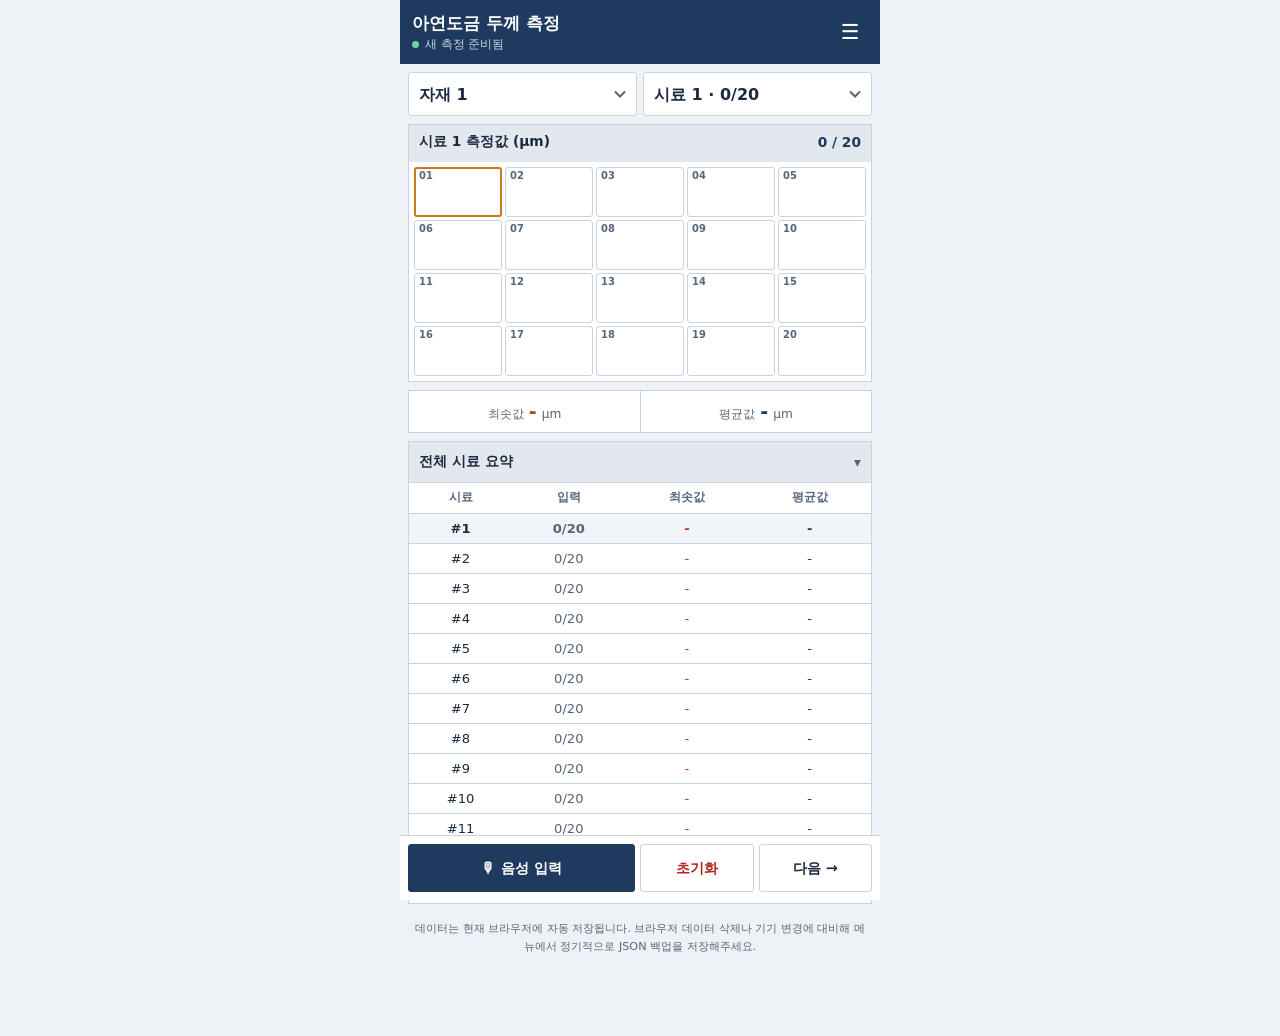
<file: backup-before-voice-fixes/index.html>
<!DOCTYPE html>
<html lang="ko">
<head>
    <meta charset="UTF-8">
    <meta name="viewport" content="width=device-width, initial-scale=1, viewport-fit=cover">
    <meta name="theme-color" content="#1f3a5f">
    <meta name="description" content="아연도금 두께 측정값을 자재와 시료별로 입력하고 관리하는 프로그램">
    <link rel="manifest" href="./manifest.json">
    <link rel="icon" type="image/png" sizes="192x192" href="./icon-192.png">
    <link rel="apple-touch-icon" sizes="192x192" href="./icon-192.png">
    <link rel="stylesheet" href="./styles.css">
    <title>아연도금 두께 측정</title>
</head>
<body>
    <a class="skip-link" href="#measurementSection">측정값 입력으로 이동</a>

    <div class="app-shell">
        <header class="app-header">
            <div class="brand">
                <h1>아연도금 두께 측정</h1>
                <div class="save-status" id="saveStatus" data-state="saved" role="status" aria-live="polite">
                    <span class="status-dot" aria-hidden="true"></span>
                    <span id="saveStatusText">데이터 준비 중…</span>
                </div>
            </div>
            <button class="menu-btn" id="menuBtn" type="button" aria-label="메뉴 열기">☰</button>
        </header>

        <main class="main-grid">
            <div class="selector-row">
                <select class="selector material-select" id="materialSelector" aria-label="자재 선택"></select>
                <select class="selector sample-select" id="sampleSelector" aria-label="시료 선택"></select>
            </div>

            <section class="measurement-card" id="measurementSection" aria-labelledby="currentSampleTitle">
                <div class="measurement-header">
                    <h2 id="currentSampleTitle">시료 1 측정값 (μm)</h2>
                    <strong class="progress-indicator" id="progressIndicator">0 / 20</strong>
                </div>
                <div
                    class="progress-track"
                    id="progressTrack"
                    role="progressbar"
                    aria-label="현재 시료 입력 진행률"
                    aria-valuemin="0"
                    aria-valuemax="20"
                    aria-valuenow="0"
                >
                    <div class="progress-bar" id="progressBar"></div>
                </div>
                <div class="data-grid" id="dataGrid"></div>
            </section>

            <section class="results-section" aria-label="현재 시료 측정 결과">
                <div class="result-box min">
                    <span class="result-label">최솟값</span>
                    <strong class="result-value" id="minValue">-</strong>
                    <span class="result-unit">μm</span>
                </div>
                <div class="result-box avg">
                    <span class="result-label">평균값</span>
                    <strong class="result-value" id="avgValue">-</strong>
                    <span class="result-unit">μm</span>
                </div>
            </section>

            <details class="summary-section" open>
                <summary>전체 시료 요약</summary>
                <table class="summary-table">
                    <thead>
                        <tr>
                            <th scope="col">시료</th>
                            <th scope="col">입력</th>
                            <th scope="col">최솟값</th>
                            <th scope="col">평균값</th>
                        </tr>
                    </thead>
                    <tbody id="summaryTableBody"></tbody>
                </table>
            </details>
        </main>

        <footer class="app-footer">
            데이터는 현재 브라우저에 자동 저장됩니다. 브라우저 데이터 삭제나 기기 변경에 대비해 메뉴에서 정기적으로 JSON 백업을 저장해주세요.
        </footer>
    </div>

    <div class="action-bar">
        <button class="voice-main-btn" id="voiceBtn" type="button">
            <span aria-hidden="true">🎙</span> 음성 입력
        </button>
        <button class="soft-btn danger" id="clearBtn" type="button" aria-label="현재 시료 초기화">초기화</button>
        <button class="soft-btn" id="nextBtn" type="button" aria-label="다음 시료">다음 →</button>
    </div>

    <div
        class="modal"
        id="menuModal"
        role="dialog"
        aria-modal="true"
        aria-labelledby="menuTitle"
        hidden
    >
        <div class="modal-card menu-card">
            <button class="modal-close" id="closeMenuBtn" type="button" aria-label="메뉴 닫기">×</button>
            <h2 class="modal-title" id="menuTitle">메뉴</h2>

            <div class="menu-group">
                <strong>자재 관리</strong>
                <div class="menu-actions">
                    <button class="menu-item" id="addMaterialBtn" type="button">자재 추가</button>
                    <button class="menu-item" id="renameMaterialBtn" type="button">이름 변경</button>
                    <button class="menu-item danger" id="deleteMaterialBtn" type="button">현재 자재 삭제</button>
                </div>
            </div>

            <div class="menu-group">
                <strong>내보내기 및 백업</strong>
                <span>CSV는 Excel에서 열 수 있고, JSON은 전체 데이터를 복원할 때 사용합니다.</span>
                <div class="menu-actions">
                    <button class="menu-item" id="exportCurrentBtn" type="button">현재 자재 CSV</button>
                    <button class="menu-item" id="exportAllBtn" type="button">전체 자재 CSV</button>
                    <button class="menu-item" id="backupBtn" type="button">JSON 백업</button>
                    <label class="menu-item file-button" for="importFile">
                        백업 불러오기
                        <input id="importFile" type="file" accept=".json,application/json">
                    </label>
                </div>
            </div>

            <div class="menu-group">
                <strong>도움말</strong>
                <div class="menu-actions">
                    <button class="menu-item" id="manualBtn" type="button">사용 안내</button>
                    <button class="menu-item install" id="installBtn" type="button" hidden>앱 설치</button>
                </div>
            </div>
        </div>
    </div>

    <div
        class="modal"
        id="manualModal"
        role="dialog"
        aria-modal="true"
        aria-labelledby="manualTitle"
        hidden
    >
        <div class="modal-card manual-card">
            <button class="modal-close" id="closeManualBtn" type="button" aria-label="사용 안내 닫기">×</button>
            <p class="modal-kicker">QUICK GUIDE</p>
            <h2 class="modal-title" id="manualTitle">빠른 사용 안내</h2>
            <p class="modal-description">자재를 선택하고 시료마다 20개의 도금 두께를 입력합니다.</p>

            <div class="manual-grid">
                <div class="manual-item">
                    <strong>1. 자재 관리</strong>
                    <p>오른쪽 위 메뉴(☰)에서 자재를 추가하거나 현재 자재의 이름 변경과 삭제를 할 수 있습니다.</p>
                </div>
                <div class="manual-item">
                    <strong>2. 키패드 입력</strong>
                    <p>값을 입력하고 Enter를 누르면 다음 칸으로 이동합니다. 음수와 비정상 값은 저장되지 않습니다.</p>
                </div>
                <div class="manual-item">
                    <strong>3. 음성 입력</strong>
                    <p>“십이 점 오”처럼 말하세요. “다시”는 마지막 입력 취소, “다음”은 완료된 다음 시료로 이동합니다.</p>
                </div>
                <div class="manual-item">
                    <strong>4. 저장과 복원</strong>
                    <p>입력 즉시 자동 저장됩니다. CSV는 표 작업용, JSON은 전체 데이터 백업과 복원용입니다.</p>
                </div>
            </div>

            <div class="manual-note">
                음성 인식은 HTTPS와 지원 브라우저가 필요하며 네트워크 상태에 영향을 받을 수 있습니다.
                Chrome 또는 Edge 사용을 권장합니다.
            </div>
            <button class="modal-btn" id="confirmManualBtn" type="button">확인했습니다</button>
        </div>
    </div>

    <div
        class="modal"
        id="voiceModal"
        role="dialog"
        aria-modal="true"
        aria-labelledby="voiceTitle"
        hidden
    >
        <div class="modal-card voice-modal-card" data-state="idle">
            <div class="voice-visualization" id="voiceVisualization" aria-hidden="true">🎤</div>
            <h2 class="voice-title" id="voiceTitle">음성 입력</h2>
            <p class="voice-status" id="voiceStatus" role="status" aria-live="polite">
                마이크를 준비하고 있습니다…
            </p>
            <div class="voice-progress">
                <div class="voice-progress-meta">
                    <span>입력 진행률</span>
                    <strong id="voiceProgressIndicator">0 / 20</strong>
                </div>
                <div
                    class="voice-progress-track"
                    id="voiceProgressTrack"
                    role="progressbar"
                    aria-label="음성 입력 진행률"
                    aria-valuemin="0"
                    aria-valuemax="20"
                    aria-valuenow="0"
                >
                    <div class="voice-progress-bar" id="voiceProgressBar"></div>
                </div>
            </div>
            <div class="voice-result" id="voiceResult" data-final="false" aria-live="polite">-</div>
            <div class="voice-command-hint" aria-label="사용 가능한 음성 명령">
                <span>“다시” 마지막 입력 취소</span>
                <span>“다음” 다음 시료</span>
                <span>“종료” 닫기</span>
            </div>
            <div class="voice-actions">
                <button id="undoVoiceBtn" type="button">↶ 마지막 취소</button>
                <button id="nextVoiceBtn" type="button">다음 시료</button>
                <button class="stop" id="stopVoiceBtn" type="button">입력 종료</button>
                <button class="restart" id="restartVoiceBtn" type="button" hidden>음성 인식 다시 시작</button>
            </div>
        </div>
    </div>

    <div
        class="modal"
        id="voiceCompleteModal"
        role="alertdialog"
        aria-modal="true"
        aria-labelledby="voiceCompleteTitle"
        aria-describedby="voiceCompleteMessage"
        hidden
    >
        <div class="modal-card voice-complete-card">
            <div class="voice-complete-icon" aria-hidden="true">✓</div>
            <p class="modal-kicker">VOICE INPUT COMPLETE</p>
            <h2 class="modal-title" id="voiceCompleteTitle">20개 입력 완료</h2>
            <p class="modal-description" id="voiceCompleteMessage">
                현재 시료의 측정값 20개를 모두 입력했습니다.
            </p>
            <div class="voice-complete-actions">
                <button class="modal-btn secondary" id="cancelVoiceCompleteBtn" type="button">
                    아니요 · 음성 입력 종료
                </button>
                <button class="modal-btn" id="confirmVoiceCompleteBtn" type="button">
                    확인 · 다음 시료
                </button>
            </div>
        </div>
    </div>

    <div class="toast" id="toast" role="status" aria-live="polite" hidden></div>

    <script src="./app.js" defer></script>
</body>
</html>
</file>
<file: styles.css>
:root {
    color-scheme: light;
    --bg: #eef1f5;
    --surface: #ffffff;
    --surface-soft: #f1f5fa;
    --surface-head: #e3e8ef;
    --primary: #1f3a5f;
    --primary-dark: #162b47;
    --current: #c9791a;
    --success: #1f8a4c;
    --success-soft: #e8f5ed;
    --warning-soft: #fdf4e3;
    --danger: #b3261e;
    --danger-soft: #fdeeed;
    --min: #b3421f;
    --text: #1b2a41;
    --text-soft: #55657a;
    --border: #c9d2de;
    --radius: 3px;
    --focus: 0 0 0 3px rgba(31, 58, 95, 0.28);
    --action-bar-height: 64px;
}

* {
    box-sizing: border-box;
}

html {
    min-width: 320px;
    background: var(--bg);
    scroll-behavior: smooth;
    -webkit-text-size-adjust: 100%;
}

body {
    min-height: 100vh;
    margin: 0;
    background: var(--bg);
    color: var(--text);
    font-family:
        Pretendard, "Noto Sans KR", "Apple SD Gothic Neo", "Segoe UI",
        system-ui, -apple-system, sans-serif;
    -webkit-font-smoothing: antialiased;
}

button,
input,
select {
    font: inherit;
}

button {
    color: inherit;
}

button,
select,
label[for] {
    -webkit-tap-highlight-color: transparent;
}

button:focus-visible,
input:focus-visible,
select:focus-visible,
summary:focus-visible,
.file-button:focus-within {
    outline: none;
    box-shadow: var(--focus);
}

[hidden] {
    display: none !important;
}

.skip-link {
    position: fixed;
    z-index: 5000;
    top: 10px;
    left: 10px;
    padding: 10px 14px;
    border-radius: var(--radius);
    background: var(--primary);
    color: #fff;
    transform: translateY(-150%);
    transition: transform 0.18s ease;
}

.skip-link:focus {
    transform: translateY(0);
}

.app-shell {
    width: 100%;
    max-width: 480px;
    margin: 0 auto;
    padding-bottom: calc(var(--action-bar-height) + env(safe-area-inset-bottom) + 12px);
}

.app-header {
    display: flex;
    align-items: center;
    justify-content: space-between;
    gap: 12px;
    padding: calc(10px + env(safe-area-inset-top)) 8px 10px 12px;
    background: var(--primary);
    color: #fff;
}

.brand {
    min-width: 0;
}

.brand h1 {
    margin: 0;
    font-size: 1.06rem;
    font-weight: 700;
    line-height: 1.3;
}

.save-status {
    display: flex;
    align-items: center;
    gap: 6px;
    margin-top: 2px;
    color: #c9d6e6;
    font-size: 0.72rem;
}

.status-dot {
    flex: 0 0 auto;
    width: 7px;
    height: 7px;
    border-radius: 50%;
    background: #6fd49a;
}

.save-status[data-state="error"] {
    color: #ffc9c5;
}

.save-status[data-state="error"] .status-dot {
    background: #ff8a80;
}

.menu-btn {
    flex: 0 0 auto;
    width: 44px;
    height: 44px;
    border: 0;
    border-radius: var(--radius);
    background: transparent;
    color: #fff;
    cursor: pointer;
    font-size: 1.3rem;
}

.main-grid {
    display: grid;
    gap: 8px;
    min-width: 0;
    padding: 8px;
}

.main-grid > * {
    min-width: 0;
}

.selector-row {
    position: relative;
    display: grid;
    grid-template-columns: repeat(2, minmax(0, 1fr));
    gap: 6px;
}

.material-picker {
    min-width: 0;
}

.material-trigger {
    display: block;
    text-align: left;
}

.material-panel {
    position: absolute;
    z-index: 200;
    top: calc(100% + 4px);
    right: 0;
    left: 0;
    border: 1px solid var(--border);
    border-radius: var(--radius);
    background: var(--surface);
    box-shadow: 0 6px 18px rgba(20, 30, 46, 0.22);
}

.material-list {
    overflow-y: auto;
    max-height: 45vh;
    margin: 0;
    padding: 0;
    list-style: none;
}

.material-row {
    display: flex;
    align-items: center;
    min-height: 48px;
    border-bottom: 1px solid var(--surface-head);
}

.material-row.current {
    background: var(--surface-soft);
}

.material-row.editing {
    gap: 2px;
    padding: 4px;
}

.material-row-select {
    flex: 1;
    min-width: 0;
    min-height: 47px;
    padding: 0 8px 0 12px;
    overflow: hidden;
    border: 0;
    background: transparent;
    cursor: pointer;
    font-size: 1rem;
    text-align: left;
    text-overflow: ellipsis;
    white-space: nowrap;
}

.material-row.current .material-row-select {
    color: var(--primary);
    font-weight: 700;
}

.material-row.current .material-row-select::before {
    content: "✓ ";
}

.material-row-icon {
    display: inline-flex;
    flex: 0 0 auto;
    align-items: center;
    justify-content: center;
    width: 44px;
    height: 44px;
    border: 0;
    border-radius: var(--radius);
    background: transparent;
    color: var(--text-soft);
    cursor: pointer;
    font-size: 1.15rem;
}

.material-row-icon.save {
    color: var(--success);
}

.material-row-icon.delete {
    margin-left: 3px;
    border-left: 1px solid var(--border);
    border-radius: 0;
    color: var(--danger);
}

.icon-trash {
    width: 19px;
    height: 19px;
    background: currentColor;
    -webkit-mask: url("data:image/svg+xml,%3Csvg xmlns='http://www.w3.org/2000/svg' viewBox='0 0 24 24'%3E%3Cpath d='M6 19a2 2 0 0 0 2 2h8a2 2 0 0 0 2-2V7H6v12zM19 4h-3.5l-1-1h-5l-1 1H5v2h14V4z'/%3E%3C/svg%3E") center / contain no-repeat;
    mask: url("data:image/svg+xml,%3Csvg xmlns='http://www.w3.org/2000/svg' viewBox='0 0 24 24'%3E%3Cpath d='M6 19a2 2 0 0 0 2 2h8a2 2 0 0 0 2-2V7H6v12zM19 4h-3.5l-1-1h-5l-1 1H5v2h14V4z'/%3E%3C/svg%3E") center / contain no-repeat;
}

.icon-pencil {
    width: 18px;
    height: 18px;
    background: currentColor;
    -webkit-mask: url("data:image/svg+xml,%3Csvg xmlns='http://www.w3.org/2000/svg' viewBox='0 0 24 24'%3E%3Cpath d='M3 17.25V21h3.75L17.8 9.94l-3.75-3.75L3 17.25zM20.7 7.04a1 1 0 0 0 0-1.41l-2.34-2.34a1 1 0 0 0-1.41 0l-1.83 1.83 3.75 3.75 1.83-1.83z'/%3E%3C/svg%3E") center / contain no-repeat;
    mask: url("data:image/svg+xml,%3Csvg xmlns='http://www.w3.org/2000/svg' viewBox='0 0 24 24'%3E%3Cpath d='M3 17.25V21h3.75L17.8 9.94l-3.75-3.75L3 17.25zM20.7 7.04a1 1 0 0 0 0-1.41l-2.34-2.34a1 1 0 0 0-1.41 0l-1.83 1.83 3.75 3.75 1.83-1.83z'/%3E%3C/svg%3E") center / contain no-repeat;
}

.material-name-input {
    flex: 1;
    min-width: 0;
    height: 40px;
    padding: 0 8px;
    border: 1px solid var(--primary);
    border-radius: var(--radius);
    background: var(--surface);
    color: var(--text);
    font-size: 16px;
}

.material-add {
    width: 100%;
    min-height: 48px;
    padding: 0 12px;
    border: 0;
    background: transparent;
    color: var(--primary);
    cursor: pointer;
    font-size: 1rem;
    font-weight: 700;
    text-align: left;
}

.selector {
    width: 100%;
    height: 44px;
    padding: 0 28px 0 10px;
    overflow: hidden;
    border: 1px solid var(--border);
    border-radius: var(--radius);
    background:
        var(--surface)
        url("data:image/svg+xml,%3Csvg xmlns='http://www.w3.org/2000/svg' width='12' height='8' fill='none' stroke='%2355657a' stroke-width='2'%3E%3Cpath d='M1 1.5l5 5 5-5'/%3E%3C/svg%3E")
        no-repeat right 10px center;
    color: var(--text);
    cursor: pointer;
    font-size: 1rem;
    font-weight: 600;
    text-overflow: ellipsis;
    white-space: nowrap;
    appearance: none;
}

.measurement-card,
.results-section,
.summary-section {
    border: 1px solid var(--border);
    background: var(--surface);
}

.measurement-header {
    display: flex;
    align-items: center;
    justify-content: space-between;
    gap: 12px;
    padding: 8px 10px;
    background: var(--surface-head);
}

.measurement-header h2 {
    margin: 0;
    font-size: 0.86rem;
    font-weight: 700;
}

.progress-indicator {
    color: var(--primary);
    font-size: 0.86rem;
}

.progress-track {
    overflow: hidden;
    width: 100%;
    height: 3px;
    background: var(--surface-head);
}

.progress-bar {
    width: 0;
    height: 100%;
    background: var(--primary);
    transition: width 0.25s ease;
}

.data-grid {
    display: grid;
    grid-template-columns: repeat(5, minmax(0, 1fr));
    gap: 3px;
    padding: 5px;
}

.data-input-wrapper {
    position: relative;
}

.data-input-wrapper label {
    position: absolute;
    z-index: 1;
    top: 3px;
    left: 5px;
    color: var(--text-soft);
    font-size: 0.62rem;
    font-weight: 600;
    pointer-events: none;
}

.data-input {
    width: 100%;
    height: 50px;
    padding: 14px 1px 2px;
    border: 1px solid var(--border);
    border-radius: var(--radius);
    background: var(--surface);
    color: var(--text);
    font-size: 1rem;
    font-weight: 600;
    letter-spacing: -0.02em;
    text-align: center;
    scroll-margin-bottom: calc(var(--action-bar-height) + 16px);
    appearance: textfield;
}

.data-input::-webkit-outer-spin-button,
.data-input::-webkit-inner-spin-button {
    margin: 0;
    appearance: none;
}

.data-input:focus {
    border-color: var(--primary);
    box-shadow: var(--focus);
    outline: none;
}

.data-input.filled {
    background: var(--surface-soft);
    color: var(--primary);
}

.data-input.current {
    border: 2px solid var(--current);
}

.data-input.invalid {
    border-color: var(--danger);
    background: var(--danger-soft);
    color: var(--danger);
}

.results-section {
    display: grid;
    grid-template-columns: 1fr 1fr;
}

.result-box {
    display: flex;
    align-items: baseline;
    justify-content: center;
    gap: 5px;
    padding: 9px 6px;
}

.result-box + .result-box {
    border-left: 1px solid var(--border);
}

.result-label,
.result-unit {
    color: var(--text-soft);
    font-size: 0.76rem;
}

.result-value {
    color: var(--primary);
    font-size: 1.2rem;
    font-weight: 700;
}

.result-box.min .result-value {
    color: var(--min);
}

.summary-section summary {
    display: flex;
    align-items: center;
    justify-content: space-between;
    min-height: 40px;
    padding: 8px 10px;
    background: var(--surface-head);
    cursor: pointer;
    font-size: 0.86rem;
    font-weight: 700;
    list-style: none;
}

.summary-section summary::-webkit-details-marker {
    display: none;
}

.summary-section summary::after {
    color: var(--text-soft);
    content: "▾";
    transition: transform 0.18s ease;
}

.summary-section:not([open]) summary::after {
    transform: rotate(-90deg);
}

.summary-table {
    width: 100%;
    border-collapse: collapse;
    font-size: 0.82rem;
}

.summary-table th,
.summary-table td {
    padding: 7px 8px;
    border-top: 1px solid var(--border);
    text-align: center;
}

.summary-table th {
    color: var(--text-soft);
    font-size: 0.74rem;
    font-weight: 600;
}

.summary-table .current-row {
    background: var(--surface-soft);
    font-weight: 700;
}

.summary-table td:nth-child(2) {
    color: var(--text-soft);
}

.summary-table td:nth-child(3) {
    color: var(--min);
}

.summary-table td:nth-child(4) {
    color: var(--primary);
}

.summary-table .completed-count {
    color: var(--success);
    font-weight: 700;
}

.app-footer {
    padding: 8px 14px 4px;
    color: var(--text-soft);
    font-size: 0.7rem;
    line-height: 1.6;
    text-align: center;
}

.action-bar {
    position: fixed;
    z-index: 100;
    bottom: 0;
    left: 50%;
    display: grid;
    grid-template-columns: 2fr 1fr 1fr;
    gap: 5px;
    width: 100%;
    max-width: 480px;
    padding: 8px 8px calc(8px + env(safe-area-inset-bottom));
    border-top: 1px solid var(--border);
    background: var(--surface);
    transform: translateX(-50%);
}

.voice-main-btn,
.soft-btn,
.menu-item,
.modal-btn {
    display: inline-flex;
    align-items: center;
    justify-content: center;
    gap: 6px;
    min-width: 0;
    min-height: 48px;
    padding: 8px 6px;
    border: 1px solid var(--border);
    border-radius: var(--radius);
    background: var(--surface);
    cursor: pointer;
    font-size: 0.9rem;
    font-weight: 600;
    text-align: center;
}

.voice-main-btn,
.modal-btn {
    border-color: var(--primary);
    background: var(--primary);
    color: #fff;
}

.voice-main-btn:active,
.modal-btn:active {
    background: var(--primary-dark);
}

.soft-btn:active,
.menu-item:active {
    background: var(--surface-soft);
}

.soft-btn.danger,
.menu-item.danger {
    color: var(--danger);
}

.menu-item.install {
    color: var(--success);
}

.file-button {
    position: relative;
}

.file-button input {
    position: absolute;
    width: 1px;
    height: 1px;
    opacity: 0;
    pointer-events: none;
}

.modal {
    position: fixed;
    z-index: 3000;
    inset: 0;
    display: grid;
    place-items: center;
    padding: 12px;
    background: rgba(20, 30, 46, 0.55);
}

.modal-card {
    position: relative;
    width: min(456px, 100%);
    max-height: 90vh;
    overflow-y: auto;
    padding: 20px 16px 16px;
    border-radius: 6px;
    background: var(--surface);
}

.modal-close {
    position: absolute;
    z-index: 1;
    top: 8px;
    right: 8px;
    display: grid;
    width: 44px;
    height: 44px;
    place-items: center;
    border: 0;
    border-radius: var(--radius);
    background: transparent;
    color: var(--text-soft);
    cursor: pointer;
    font-size: 1.5rem;
}

.modal-kicker {
    margin: 0 0 4px;
    color: var(--text-soft);
    font-size: 0.7rem;
    font-weight: 700;
    letter-spacing: 0.08em;
}

.modal-title {
    margin: 0;
    padding-right: 44px;
    font-size: 1.2rem;
}

.modal-description {
    margin: 8px 0 16px;
    color: var(--text-soft);
    font-size: 0.86rem;
    line-height: 1.55;
}

.menu-group {
    margin-top: 16px;
}

.menu-group strong {
    display: block;
    font-size: 0.86rem;
}

.menu-group > span {
    display: block;
    margin-top: 3px;
    color: var(--text-soft);
    font-size: 0.76rem;
    line-height: 1.5;
}

.menu-actions {
    display: grid;
    grid-template-columns: 1fr 1fr;
    gap: 5px;
    margin-top: 8px;
}

.range-field {
    display: grid;
    gap: 3px;
    color: var(--text-soft);
    font-size: 0.76rem;
}

.range-field input {
    width: 100%;
    min-height: 44px;
    padding: 6px 8px;
    border: 1px solid var(--border);
    border-radius: var(--radius);
    background: var(--surface);
    color: var(--text);
    font-size: 16px;
}

.manual-grid {
    display: grid;
    gap: 6px;
}

.manual-item {
    padding: 10px 12px;
    border: 1px solid var(--border);
    border-radius: var(--radius);
    background: var(--surface-soft);
}

.manual-item strong {
    display: block;
    margin-bottom: 4px;
    font-size: 0.86rem;
}

.manual-item p {
    margin: 0;
    color: var(--text-soft);
    font-size: 0.8rem;
    line-height: 1.5;
}

.manual-note {
    margin: 10px 0 14px;
    padding: 10px 12px;
    border-radius: var(--radius);
    background: var(--warning-soft);
    color: #7a4c06;
    font-size: 0.78rem;
    line-height: 1.5;
}

.modal-btn {
    width: 100%;
    padding-inline: 14px;
}

.voice-modal-card {
    text-align: center;
}

.voice-visualization {
    position: relative;
    display: grid;
    width: 84px;
    height: 84px;
    margin: 4px auto 14px;
    place-items: center;
    border-radius: 50%;
    background: var(--surface-head);
    font-size: 2rem;
    transition: transform 0.2s ease, background-color 0.2s ease;
}

.voice-visualization::before {
    position: absolute;
    border: 2px solid var(--primary);
    border-radius: 50%;
    content: "";
    inset: -8px;
    opacity: 0;
}

.voice-visualization.listening {
    background: var(--primary);
    color: #fff;
}

.voice-visualization.listening::before {
    animation: voice-pulse 1.8s infinite;
}

.voice-visualization.talking {
    transform: scale(1.06);
}

@keyframes voice-pulse {
    0% {
        opacity: 0.8;
        transform: scale(0.9);
    }
    80%,
    100% {
        opacity: 0;
        transform: scale(1.2);
    }
}

.voice-title {
    margin: 0;
    font-size: 1.2rem;
}

.voice-status {
    min-height: 42px;
    margin: 8px auto 6px;
    color: var(--text-soft);
    font-size: 0.86rem;
    line-height: 1.5;
}

.voice-progress {
    margin: 8px 0 10px;
    padding: 10px 12px;
    border: 1px solid var(--border);
    border-radius: var(--radius);
    background: var(--surface-soft);
}

.voice-progress-meta {
    display: flex;
    align-items: center;
    justify-content: space-between;
    gap: 12px;
    margin-bottom: 7px;
    color: var(--text-soft);
    font-size: 0.78rem;
}

.voice-progress-meta strong {
    color: var(--primary);
    font-size: 0.88rem;
}

.voice-progress-track {
    height: 6px;
    overflow: hidden;
    background: var(--surface-head);
}

.voice-progress-bar {
    width: 0;
    height: 100%;
    background: var(--primary);
    transition: width 0.24s ease;
}

.voice-result {
    display: grid;
    min-height: 64px;
    margin: 0 0 12px;
    place-items: center;
    border: 1px solid var(--border);
    border-radius: var(--radius);
    color: var(--primary);
    font-size: 1.7rem;
    font-weight: 700;
    word-break: break-word;
}

.voice-result[data-final="false"] {
    color: var(--text-soft);
}

.voice-command-hint {
    display: flex;
    flex-wrap: wrap;
    justify-content: center;
    gap: 4px;
    margin-bottom: 12px;
}

.voice-command-hint span {
    padding: 4px 8px;
    border-radius: var(--radius);
    background: var(--surface-head);
    color: var(--text);
    font-size: 0.72rem;
}

.voice-actions {
    display: grid;
    grid-template-columns: 1fr 1fr;
    gap: 5px;
}

.voice-actions button {
    min-height: 48px;
    border: 1px solid var(--border);
    border-radius: var(--radius);
    background: var(--surface);
    cursor: pointer;
    font-size: 0.86rem;
    font-weight: 600;
}

.voice-actions .stop {
    grid-column: 1 / -1;
    border-color: var(--danger);
    background: var(--danger-soft);
    color: var(--danger);
}

.voice-actions .restart {
    grid-column: 1 / -1;
    border-color: var(--primary);
    background: var(--primary);
    color: #fff;
}

.modal[data-state="warning"] .voice-status,
.modal[data-state="error"] .voice-status {
    color: var(--danger);
    font-weight: 700;
}

.modal[data-state="error"] .voice-visualization {
    background: var(--danger-soft);
}

.modal[data-state="complete"] .voice-visualization {
    background: var(--success-soft);
}

.voice-complete-card {
    text-align: center;
}

.voice-complete-card .modal-title {
    padding-right: 0;
}

.voice-complete-icon {
    display: grid;
    width: 64px;
    height: 64px;
    margin: 4px auto 14px;
    place-items: center;
    border-radius: 50%;
    background: var(--success-soft);
    color: var(--success);
    font-size: 1.8rem;
    font-weight: 700;
}

.voice-complete-actions {
    display: grid;
    gap: 6px;
}

.voice-complete-actions .modal-btn.secondary {
    border-color: var(--border);
    background: var(--surface);
    color: var(--text-soft);
}

.delete-material-card .modal-title {
    padding-right: 0;
    overflow-wrap: anywhere;
}

.delete-material-actions {
    display: grid;
    grid-template-columns: repeat(2, minmax(0, 1fr));
    gap: 6px;
}

.delete-material-actions .modal-btn.secondary,
.delete-material-actions .modal-btn.secondary:active {
    border-color: var(--border);
    background: var(--surface);
    color: var(--text);
}

.delete-material-actions .modal-btn.danger,
.delete-material-actions .modal-btn.danger:active {
    border-color: var(--danger);
    background: var(--danger);
    color: #fff;
}

.toast {
    position: fixed;
    z-index: 5000;
    bottom: calc(var(--action-bar-height) + env(safe-area-inset-bottom) + 10px);
    left: 50%;
    width: max-content;
    max-width: min(440px, calc(100% - 24px));
    padding: 11px 14px;
    border: 1px solid var(--border);
    border-radius: var(--radius);
    background: var(--surface);
    color: var(--text);
    font-size: 0.84rem;
    font-weight: 600;
    line-height: 1.45;
    opacity: 0;
    transform: translate(-50%, 12px);
    transition: opacity 0.18s ease, transform 0.18s ease;
}

.toast.show {
    opacity: 1;
    transform: translate(-50%, 0);
}

.toast[data-type="success"] {
    border-color: var(--success);
    color: #14663a;
}

.toast[data-type="error"] {
    border-color: var(--danger);
    color: var(--danger);
}

.undo-bar {
    position: fixed;
    z-index: 2000;
    bottom: calc(var(--action-bar-height) + env(safe-area-inset-bottom) + 10px);
    left: 50%;
    display: flex;
    align-items: center;
    gap: 8px;
    width: min(440px, calc(100% - 24px));
    padding: 4px 4px 4px 12px;
    border-radius: var(--radius);
    background: var(--primary-dark);
    color: #fff;
    font-size: 0.84rem;
    font-weight: 600;
    line-height: 1.4;
    transform: translateX(-50%);
}

.undo-bar-message {
    display: -webkit-box;
    flex: 1;
    min-width: 0;
    overflow: hidden;
    overflow-wrap: anywhere;
    -webkit-box-orient: vertical;
    -webkit-line-clamp: 2;
}

.undo-bar-btn {
    flex: 0 0 auto;
    min-height: 44px;
    padding: 0 12px;
    border: 0;
    border-radius: var(--radius);
    background: #fff;
    color: var(--primary-dark);
    cursor: pointer;
    font-weight: 700;
}

.undo-visible .toast {
    bottom: calc(var(--action-bar-height) + env(safe-area-inset-bottom) + 72px);
}

.modal-open {
    overflow: hidden;
}

@media (prefers-reduced-motion: reduce) {
    *,
    *::before,
    *::after {
        scroll-behavior: auto !important;
        animation-duration: 0.01ms !important;
        animation-iteration-count: 1 !important;
        transition-duration: 0.01ms !important;
    }
}
</file>
<file: backup-before-decimal-format/styles.css>
:root {
    color-scheme: light;
    --bg: #eef1f5;
    --surface: #ffffff;
    --surface-soft: #f1f5fa;
    --surface-head: #e3e8ef;
    --primary: #1f3a5f;
    --primary-dark: #162b47;
    --current: #c9791a;
    --success: #1f8a4c;
    --success-soft: #e8f5ed;
    --warning-soft: #fdf4e3;
    --danger: #b3261e;
    --danger-soft: #fdeeed;
    --min: #b3421f;
    --text: #1b2a41;
    --text-soft: #55657a;
    --border: #c9d2de;
    --radius: 3px;
    --focus: 0 0 0 3px rgba(31, 58, 95, 0.28);
    --action-bar-height: 64px;
}

* {
    box-sizing: border-box;
}

html {
    min-width: 320px;
    background: var(--bg);
    scroll-behavior: smooth;
    -webkit-text-size-adjust: 100%;
}

body {
    min-height: 100vh;
    margin: 0;
    background: var(--bg);
    color: var(--text);
    font-family:
        Pretendard, "Noto Sans KR", "Apple SD Gothic Neo", "Segoe UI",
        system-ui, -apple-system, sans-serif;
    -webkit-font-smoothing: antialiased;
}

button,
input,
select {
    font: inherit;
}

button {
    color: inherit;
}

button,
select,
label[for] {
    -webkit-tap-highlight-color: transparent;
}

button:focus-visible,
input:focus-visible,
select:focus-visible,
summary:focus-visible,
.file-button:focus-within {
    outline: none;
    box-shadow: var(--focus);
}

[hidden] {
    display: none !important;
}

.skip-link {
    position: fixed;
    z-index: 5000;
    top: 10px;
    left: 10px;
    padding: 10px 14px;
    border-radius: var(--radius);
    background: var(--primary);
    color: #fff;
    transform: translateY(-150%);
    transition: transform 0.18s ease;
}

.skip-link:focus {
    transform: translateY(0);
}

.app-shell {
    width: 100%;
    max-width: 480px;
    margin: 0 auto;
    padding-bottom: calc(var(--action-bar-height) + env(safe-area-inset-bottom) + 12px);
}

.app-header {
    display: flex;
    align-items: center;
    justify-content: space-between;
    gap: 12px;
    padding: calc(10px + env(safe-area-inset-top)) 8px 10px 12px;
    background: var(--primary);
    color: #fff;
}

.brand {
    min-width: 0;
}

.brand h1 {
    margin: 0;
    font-size: 1.06rem;
    font-weight: 700;
    line-height: 1.3;
}

.save-status {
    display: flex;
    align-items: center;
    gap: 6px;
    margin-top: 2px;
    color: #c9d6e6;
    font-size: 0.72rem;
}

.status-dot {
    flex: 0 0 auto;
    width: 7px;
    height: 7px;
    border-radius: 50%;
    background: #6fd49a;
}

.save-status[data-state="error"] {
    color: #ffc9c5;
}

.save-status[data-state="error"] .status-dot {
    background: #ff8a80;
}

.menu-btn {
    flex: 0 0 auto;
    width: 44px;
    height: 44px;
    border: 0;
    border-radius: var(--radius);
    background: transparent;
    color: #fff;
    cursor: pointer;
    font-size: 1.3rem;
}

.main-grid {
    display: grid;
    gap: 8px;
    min-width: 0;
    padding: 8px;
}

.main-grid > * {
    min-width: 0;
}

.selector-row {
    position: relative;
    display: grid;
    grid-template-columns: repeat(2, minmax(0, 1fr));
    gap: 6px;
}

.material-picker {
    min-width: 0;
}

.material-trigger {
    display: block;
    text-align: left;
}

.material-panel {
    position: absolute;
    z-index: 200;
    top: calc(100% + 4px);
    right: 0;
    left: 0;
    border: 1px solid var(--border);
    border-radius: var(--radius);
    background: var(--surface);
    box-shadow: 0 6px 18px rgba(20, 30, 46, 0.22);
}

.material-list {
    overflow-y: auto;
    max-height: 45vh;
    margin: 0;
    padding: 0;
    list-style: none;
}

.material-row {
    display: flex;
    align-items: center;
    min-height: 48px;
    border-bottom: 1px solid var(--surface-head);
}

.material-row.current {
    background: var(--surface-soft);
}

.material-row.editing {
    gap: 2px;
    padding: 4px;
}

.material-row-select {
    flex: 1;
    min-width: 0;
    min-height: 47px;
    padding: 0 8px 0 12px;
    overflow: hidden;
    border: 0;
    background: transparent;
    cursor: pointer;
    font-size: 1rem;
    text-align: left;
    text-overflow: ellipsis;
    white-space: nowrap;
}

.material-row.current .material-row-select {
    color: var(--primary);
    font-weight: 700;
}

.material-row.current .material-row-select::before {
    content: "✓ ";
}

.material-row-icon {
    display: inline-flex;
    flex: 0 0 auto;
    align-items: center;
    justify-content: center;
    width: 44px;
    height: 44px;
    border: 0;
    border-radius: var(--radius);
    background: transparent;
    color: var(--text-soft);
    cursor: pointer;
    font-size: 1.15rem;
}

.material-row-icon.save {
    color: var(--success);
}

.material-row-icon.delete {
    margin-left: 3px;
    border-left: 1px solid var(--border);
    border-radius: 0;
    color: var(--danger);
}

.icon-trash {
    width: 19px;
    height: 19px;
    background: currentColor;
    -webkit-mask: url("data:image/svg+xml,%3Csvg xmlns='http://www.w3.org/2000/svg' viewBox='0 0 24 24'%3E%3Cpath d='M6 19a2 2 0 0 0 2 2h8a2 2 0 0 0 2-2V7H6v12zM19 4h-3.5l-1-1h-5l-1 1H5v2h14V4z'/%3E%3C/svg%3E") center / contain no-repeat;
    mask: url("data:image/svg+xml,%3Csvg xmlns='http://www.w3.org/2000/svg' viewBox='0 0 24 24'%3E%3Cpath d='M6 19a2 2 0 0 0 2 2h8a2 2 0 0 0 2-2V7H6v12zM19 4h-3.5l-1-1h-5l-1 1H5v2h14V4z'/%3E%3C/svg%3E") center / contain no-repeat;
}

.icon-pencil {
    width: 18px;
    height: 18px;
    background: currentColor;
    -webkit-mask: url("data:image/svg+xml,%3Csvg xmlns='http://www.w3.org/2000/svg' viewBox='0 0 24 24'%3E%3Cpath d='M3 17.25V21h3.75L17.8 9.94l-3.75-3.75L3 17.25zM20.7 7.04a1 1 0 0 0 0-1.41l-2.34-2.34a1 1 0 0 0-1.41 0l-1.83 1.83 3.75 3.75 1.83-1.83z'/%3E%3C/svg%3E") center / contain no-repeat;
    mask: url("data:image/svg+xml,%3Csvg xmlns='http://www.w3.org/2000/svg' viewBox='0 0 24 24'%3E%3Cpath d='M3 17.25V21h3.75L17.8 9.94l-3.75-3.75L3 17.25zM20.7 7.04a1 1 0 0 0 0-1.41l-2.34-2.34a1 1 0 0 0-1.41 0l-1.83 1.83 3.75 3.75 1.83-1.83z'/%3E%3C/svg%3E") center / contain no-repeat;
}

.material-name-input {
    flex: 1;
    min-width: 0;
    height: 40px;
    padding: 0 8px;
    border: 1px solid var(--primary);
    border-radius: var(--radius);
    background: var(--surface);
    color: var(--text);
    font-size: 16px;
}

.material-add {
    width: 100%;
    min-height: 48px;
    padding: 0 12px;
    border: 0;
    background: transparent;
    color: var(--primary);
    cursor: pointer;
    font-size: 1rem;
    font-weight: 700;
    text-align: left;
}

.selector {
    width: 100%;
    height: 44px;
    padding: 0 28px 0 10px;
    overflow: hidden;
    border: 1px solid var(--border);
    border-radius: var(--radius);
    background:
        var(--surface)
        url("data:image/svg+xml,%3Csvg xmlns='http://www.w3.org/2000/svg' width='12' height='8' fill='none' stroke='%2355657a' stroke-width='2'%3E%3Cpath d='M1 1.5l5 5 5-5'/%3E%3C/svg%3E")
        no-repeat right 10px center;
    color: var(--text);
    cursor: pointer;
    font-size: 1rem;
    font-weight: 600;
    text-overflow: ellipsis;
    white-space: nowrap;
    appearance: none;
}

.measurement-card,
.results-section,
.summary-section {
    border: 1px solid var(--border);
    background: var(--surface);
}

.measurement-header {
    display: flex;
    align-items: center;
    justify-content: space-between;
    gap: 12px;
    padding: 8px 10px;
    background: var(--surface-head);
}

.measurement-header h2 {
    margin: 0;
    font-size: 0.86rem;
    font-weight: 700;
}

.progress-indicator {
    color: var(--primary);
    font-size: 0.86rem;
}

.progress-track {
    overflow: hidden;
    width: 100%;
    height: 3px;
    background: var(--surface-head);
}

.progress-bar {
    width: 0;
    height: 100%;
    background: var(--primary);
    transition: width 0.25s ease;
}

.data-grid {
    display: grid;
    grid-template-columns: repeat(5, minmax(0, 1fr));
    gap: 3px;
    padding: 5px;
}

.data-input-wrapper {
    position: relative;
}

.data-input-wrapper label {
    position: absolute;
    z-index: 1;
    top: 3px;
    left: 5px;
    color: var(--text-soft);
    font-size: 0.62rem;
    font-weight: 600;
    pointer-events: none;
}

.data-input {
    width: 100%;
    height: 50px;
    padding: 14px 1px 2px;
    border: 1px solid var(--border);
    border-radius: var(--radius);
    background: var(--surface);
    color: var(--text);
    font-size: 1rem;
    font-weight: 600;
    letter-spacing: -0.02em;
    text-align: center;
    scroll-margin-bottom: calc(var(--action-bar-height) + 16px);
    appearance: textfield;
}

.data-input::-webkit-outer-spin-button,
.data-input::-webkit-inner-spin-button {
    margin: 0;
    appearance: none;
}

.data-input:focus {
    border-color: var(--primary);
    box-shadow: var(--focus);
    outline: none;
}

.data-input.filled {
    background: var(--surface-soft);
    color: var(--primary);
}

.data-input.current {
    border: 2px solid var(--current);
}

.data-input.invalid {
    border-color: var(--danger);
    background: var(--danger-soft);
    color: var(--danger);
}

.results-section {
    display: grid;
    grid-template-columns: 1fr 1fr;
}

.result-box {
    display: flex;
    align-items: baseline;
    justify-content: center;
    gap: 5px;
    padding: 9px 6px;
}

.result-box + .result-box {
    border-left: 1px solid var(--border);
}

.result-label,
.result-unit {
    color: var(--text-soft);
    font-size: 0.76rem;
}

.result-value {
    color: var(--primary);
    font-size: 1.2rem;
    font-weight: 700;
}

.result-box.min .result-value {
    color: var(--min);
}

.summary-section summary {
    display: flex;
    align-items: center;
    justify-content: space-between;
    min-height: 40px;
    padding: 8px 10px;
    background: var(--surface-head);
    cursor: pointer;
    font-size: 0.86rem;
    font-weight: 700;
    list-style: none;
}

.summary-section summary::-webkit-details-marker {
    display: none;
}

.summary-section summary::after {
    color: var(--text-soft);
    content: "▾";
    transition: transform 0.18s ease;
}

.summary-section:not([open]) summary::after {
    transform: rotate(-90deg);
}

.summary-table {
    width: 100%;
    border-collapse: collapse;
    font-size: 0.82rem;
}

.summary-table th,
.summary-table td {
    padding: 7px 8px;
    border-top: 1px solid var(--border);
    text-align: center;
}

.summary-table th {
    color: var(--text-soft);
    font-size: 0.74rem;
    font-weight: 600;
}

.summary-table .current-row {
    background: var(--surface-soft);
    font-weight: 700;
}

.summary-table td:nth-child(2) {
    color: var(--text-soft);
}

.summary-table td:nth-child(3) {
    color: var(--min);
}

.summary-table td:nth-child(4) {
    color: var(--primary);
}

.summary-table .completed-count {
    color: var(--success);
    font-weight: 700;
}

.app-footer {
    padding: 8px 14px 4px;
    color: var(--text-soft);
    font-size: 0.7rem;
    line-height: 1.6;
    text-align: center;
}

.action-bar {
    position: fixed;
    z-index: 100;
    bottom: 0;
    left: 50%;
    display: grid;
    grid-template-columns: 2fr 1fr 1fr;
    gap: 5px;
    width: 100%;
    max-width: 480px;
    padding: 8px 8px calc(8px + env(safe-area-inset-bottom));
    border-top: 1px solid var(--border);
    background: var(--surface);
    transform: translateX(-50%);
}

.voice-main-btn,
.soft-btn,
.menu-item,
.modal-btn {
    display: inline-flex;
    align-items: center;
    justify-content: center;
    gap: 6px;
    min-width: 0;
    min-height: 48px;
    padding: 8px 6px;
    border: 1px solid var(--border);
    border-radius: var(--radius);
    background: var(--surface);
    cursor: pointer;
    font-size: 0.9rem;
    font-weight: 600;
    text-align: center;
}

.voice-main-btn,
.modal-btn {
    border-color: var(--primary);
    background: var(--primary);
    color: #fff;
}

.voice-main-btn:active,
.modal-btn:active {
    background: var(--primary-dark);
}

.soft-btn:active,
.menu-item:active {
    background: var(--surface-soft);
}

.soft-btn.danger,
.menu-item.danger {
    color: var(--danger);
}

.menu-item.install {
    color: var(--success);
}

.file-button {
    position: relative;
}

.file-button input {
    position: absolute;
    width: 1px;
    height: 1px;
    opacity: 0;
    pointer-events: none;
}

.modal {
    position: fixed;
    z-index: 3000;
    inset: 0;
    display: grid;
    place-items: center;
    padding: 12px;
    background: rgba(20, 30, 46, 0.55);
}

.modal-card {
    position: relative;
    width: min(456px, 100%);
    max-height: 90vh;
    overflow-y: auto;
    padding: 20px 16px 16px;
    border-radius: 6px;
    background: var(--surface);
}

.modal-close {
    position: absolute;
    z-index: 1;
    top: 8px;
    right: 8px;
    display: grid;
    width: 44px;
    height: 44px;
    place-items: center;
    border: 0;
    border-radius: var(--radius);
    background: transparent;
    color: var(--text-soft);
    cursor: pointer;
    font-size: 1.5rem;
}

.modal-kicker {
    margin: 0 0 4px;
    color: var(--text-soft);
    font-size: 0.7rem;
    font-weight: 700;
    letter-spacing: 0.08em;
}

.modal-title {
    margin: 0;
    padding-right: 44px;
    font-size: 1.2rem;
}

.modal-description {
    margin: 8px 0 16px;
    color: var(--text-soft);
    font-size: 0.86rem;
    line-height: 1.55;
}

.menu-group {
    margin-top: 16px;
}

.menu-group strong {
    display: block;
    font-size: 0.86rem;
}

.menu-group > span {
    display: block;
    margin-top: 3px;
    color: var(--text-soft);
    font-size: 0.76rem;
    line-height: 1.5;
}

.menu-actions {
    display: grid;
    grid-template-columns: 1fr 1fr;
    gap: 5px;
    margin-top: 8px;
}

.range-field {
    display: grid;
    gap: 3px;
    color: var(--text-soft);
    font-size: 0.76rem;
}

.range-field input {
    width: 100%;
    min-height: 44px;
    padding: 6px 8px;
    border: 1px solid var(--border);
    border-radius: var(--radius);
    background: var(--surface);
    color: var(--text);
    font-size: 16px;
}

.manual-grid {
    display: grid;
    gap: 6px;
}

.manual-item {
    padding: 10px 12px;
    border: 1px solid var(--border);
    border-radius: var(--radius);
    background: var(--surface-soft);
}

.manual-item strong {
    display: block;
    margin-bottom: 4px;
    font-size: 0.86rem;
}

.manual-item p {
    margin: 0;
    color: var(--text-soft);
    font-size: 0.8rem;
    line-height: 1.5;
}

.manual-note {
    margin: 10px 0 14px;
    padding: 10px 12px;
    border-radius: var(--radius);
    background: var(--warning-soft);
    color: #7a4c06;
    font-size: 0.78rem;
    line-height: 1.5;
}

.modal-btn {
    width: 100%;
    padding-inline: 14px;
}

.voice-modal-card {
    text-align: center;
}

.voice-visualization {
    position: relative;
    display: grid;
    width: 84px;
    height: 84px;
    margin: 4px auto 14px;
    place-items: center;
    border-radius: 50%;
    background: var(--surface-head);
    font-size: 2rem;
    transition: transform 0.2s ease, background-color 0.2s ease;
}

.voice-visualization::before {
    position: absolute;
    border: 2px solid var(--primary);
    border-radius: 50%;
    content: "";
    inset: -8px;
    opacity: 0;
}

.voice-visualization.listening {
    background: var(--primary);
    color: #fff;
}

.voice-visualization.listening::before {
    animation: voice-pulse 1.8s infinite;
}

.voice-visualization.talking {
    transform: scale(1.06);
}

@keyframes voice-pulse {
    0% {
        opacity: 0.8;
        transform: scale(0.9);
    }
    80%,
    100% {
        opacity: 0;
        transform: scale(1.2);
    }
}

.voice-title {
    margin: 0;
    font-size: 1.2rem;
}

.voice-status {
    min-height: 42px;
    margin: 8px auto 6px;
    color: var(--text-soft);
    font-size: 0.86rem;
    line-height: 1.5;
}

.voice-progress {
    margin: 8px 0 10px;
    padding: 10px 12px;
    border: 1px solid var(--border);
    border-radius: var(--radius);
    background: var(--surface-soft);
}

.voice-progress-meta {
    display: flex;
    align-items: center;
    justify-content: space-between;
    gap: 12px;
    margin-bottom: 7px;
    color: var(--text-soft);
    font-size: 0.78rem;
}

.voice-progress-meta strong {
    color: var(--primary);
    font-size: 0.88rem;
}

.voice-progress-track {
    height: 6px;
    overflow: hidden;
    background: var(--surface-head);
}

.voice-progress-bar {
    width: 0;
    height: 100%;
    background: var(--primary);
    transition: width 0.24s ease;
}

.voice-result {
    display: grid;
    min-height: 64px;
    margin: 0 0 12px;
    place-items: center;
    border: 1px solid var(--border);
    border-radius: var(--radius);
    color: var(--primary);
    font-size: 1.7rem;
    font-weight: 700;
    word-break: break-word;
}

.voice-result[data-final="false"] {
    color: var(--text-soft);
}

.voice-command-hint {
    display: flex;
    flex-wrap: wrap;
    justify-content: center;
    gap: 4px;
    margin-bottom: 12px;
}

.voice-command-hint span {
    padding: 4px 8px;
    border-radius: var(--radius);
    background: var(--surface-head);
    color: var(--text);
    font-size: 0.72rem;
}

.voice-actions {
    display: grid;
    grid-template-columns: 1fr 1fr;
    gap: 5px;
}

.voice-actions button {
    min-height: 48px;
    border: 1px solid var(--border);
    border-radius: var(--radius);
    background: var(--surface);
    cursor: pointer;
    font-size: 0.86rem;
    font-weight: 600;
}

.voice-actions .stop {
    grid-column: 1 / -1;
    border-color: var(--danger);
    background: var(--danger-soft);
    color: var(--danger);
}

.voice-actions .restart {
    grid-column: 1 / -1;
    border-color: var(--primary);
    background: var(--primary);
    color: #fff;
}

.modal[data-state="warning"] .voice-status,
.modal[data-state="error"] .voice-status {
    color: var(--danger);
    font-weight: 700;
}

.modal[data-state="error"] .voice-visualization {
    background: var(--danger-soft);
}

.modal[data-state="complete"] .voice-visualization {
    background: var(--success-soft);
}

.voice-complete-card {
    text-align: center;
}

.voice-complete-card .modal-title {
    padding-right: 0;
}

.voice-complete-icon {
    display: grid;
    width: 64px;
    height: 64px;
    margin: 4px auto 14px;
    place-items: center;
    border-radius: 50%;
    background: var(--success-soft);
    color: var(--success);
    font-size: 1.8rem;
    font-weight: 700;
}

.voice-complete-actions {
    display: grid;
    gap: 6px;
}

.voice-complete-actions .modal-btn.secondary {
    border-color: var(--border);
    background: var(--surface);
    color: var(--text-soft);
}

.delete-material-card .modal-title {
    padding-right: 0;
    overflow-wrap: anywhere;
}

.delete-material-actions {
    display: grid;
    grid-template-columns: repeat(2, minmax(0, 1fr));
    gap: 6px;
}

.delete-material-actions .modal-btn.secondary,
.delete-material-actions .modal-btn.secondary:active {
    border-color: var(--border);
    background: var(--surface);
    color: var(--text);
}

.delete-material-actions .modal-btn.danger,
.delete-material-actions .modal-btn.danger:active {
    border-color: var(--danger);
    background: var(--danger);
    color: #fff;
}

.toast {
    position: fixed;
    z-index: 5000;
    bottom: calc(var(--action-bar-height) + env(safe-area-inset-bottom) + 10px);
    left: 50%;
    width: max-content;
    max-width: min(440px, calc(100% - 24px));
    padding: 11px 14px;
    border: 1px solid var(--border);
    border-radius: var(--radius);
    background: var(--surface);
    color: var(--text);
    font-size: 0.84rem;
    font-weight: 600;
    line-height: 1.45;
    opacity: 0;
    transform: translate(-50%, 12px);
    transition: opacity 0.18s ease, transform 0.18s ease;
}

.toast.show {
    opacity: 1;
    transform: translate(-50%, 0);
}

.toast[data-type="success"] {
    border-color: var(--success);
    color: #14663a;
}

.toast[data-type="error"] {
    border-color: var(--danger);
    color: var(--danger);
}

.undo-bar {
    position: fixed;
    z-index: 2000;
    bottom: calc(var(--action-bar-height) + env(safe-area-inset-bottom) + 10px);
    left: 50%;
    display: flex;
    align-items: center;
    gap: 8px;
    width: min(440px, calc(100% - 24px));
    padding: 4px 4px 4px 12px;
    border-radius: var(--radius);
    background: var(--primary-dark);
    color: #fff;
    font-size: 0.84rem;
    font-weight: 600;
    line-height: 1.4;
    transform: translateX(-50%);
}

.undo-bar-message {
    display: -webkit-box;
    flex: 1;
    min-width: 0;
    overflow: hidden;
    overflow-wrap: anywhere;
    -webkit-box-orient: vertical;
    -webkit-line-clamp: 2;
}

.undo-bar-btn {
    flex: 0 0 auto;
    min-height: 44px;
    padding: 0 12px;
    border: 0;
    border-radius: var(--radius);
    background: #fff;
    color: var(--primary-dark);
    cursor: pointer;
    font-weight: 700;
}

.undo-visible .toast {
    bottom: calc(var(--action-bar-height) + env(safe-area-inset-bottom) + 72px);
}

.modal-open {
    overflow: hidden;
}

@media (prefers-reduced-motion: reduce) {
    *,
    *::before,
    *::after {
        scroll-behavior: auto !important;
        animation-duration: 0.01ms !important;
        animation-iteration-count: 1 !important;
        transition-duration: 0.01ms !important;
    }
}
</file>
<file: backup-before-decimal-limit/styles.css>
:root {
    color-scheme: light;
    --bg: #eef1f5;
    --surface: #ffffff;
    --surface-soft: #f1f5fa;
    --surface-head: #e3e8ef;
    --primary: #1f3a5f;
    --primary-dark: #162b47;
    --current: #c9791a;
    --success: #1f8a4c;
    --success-soft: #e8f5ed;
    --warning-soft: #fdf4e3;
    --danger: #b3261e;
    --danger-soft: #fdeeed;
    --min: #b3421f;
    --text: #1b2a41;
    --text-soft: #55657a;
    --border: #c9d2de;
    --radius: 3px;
    --focus: 0 0 0 3px rgba(31, 58, 95, 0.28);
    --action-bar-height: 64px;
}

* {
    box-sizing: border-box;
}

html {
    min-width: 320px;
    background: var(--bg);
    scroll-behavior: smooth;
    -webkit-text-size-adjust: 100%;
}

body {
    min-height: 100vh;
    margin: 0;
    background: var(--bg);
    color: var(--text);
    font-family:
        Pretendard, "Noto Sans KR", "Apple SD Gothic Neo", "Segoe UI",
        system-ui, -apple-system, sans-serif;
    -webkit-font-smoothing: antialiased;
}

button,
input,
select {
    font: inherit;
}

button {
    color: inherit;
}

button,
select,
label[for] {
    -webkit-tap-highlight-color: transparent;
}

button:focus-visible,
input:focus-visible,
select:focus-visible,
summary:focus-visible,
.file-button:focus-within {
    outline: none;
    box-shadow: var(--focus);
}

[hidden] {
    display: none !important;
}

.skip-link {
    position: fixed;
    z-index: 5000;
    top: 10px;
    left: 10px;
    padding: 10px 14px;
    border-radius: var(--radius);
    background: var(--primary);
    color: #fff;
    transform: translateY(-150%);
    transition: transform 0.18s ease;
}

.skip-link:focus {
    transform: translateY(0);
}

.app-shell {
    width: 100%;
    max-width: 480px;
    margin: 0 auto;
    padding-bottom: calc(var(--action-bar-height) + env(safe-area-inset-bottom) + 12px);
}

.app-header {
    display: flex;
    align-items: center;
    justify-content: space-between;
    gap: 12px;
    padding: calc(10px + env(safe-area-inset-top)) 8px 10px 12px;
    background: var(--primary);
    color: #fff;
}

.brand {
    min-width: 0;
}

.brand h1 {
    margin: 0;
    font-size: 1.06rem;
    font-weight: 700;
    line-height: 1.3;
}

.save-status {
    display: flex;
    align-items: center;
    gap: 6px;
    margin-top: 2px;
    color: #c9d6e6;
    font-size: 0.72rem;
}

.status-dot {
    flex: 0 0 auto;
    width: 7px;
    height: 7px;
    border-radius: 50%;
    background: #6fd49a;
}

.save-status[data-state="error"] {
    color: #ffc9c5;
}

.save-status[data-state="error"] .status-dot {
    background: #ff8a80;
}

.menu-btn {
    flex: 0 0 auto;
    width: 44px;
    height: 44px;
    border: 0;
    border-radius: var(--radius);
    background: transparent;
    color: #fff;
    cursor: pointer;
    font-size: 1.3rem;
}

.main-grid {
    display: grid;
    gap: 8px;
    min-width: 0;
    padding: 8px;
}

.main-grid > * {
    min-width: 0;
}

.selector-row {
    position: relative;
    display: grid;
    grid-template-columns: repeat(2, minmax(0, 1fr));
    gap: 6px;
}

.material-picker {
    min-width: 0;
}

.material-trigger {
    display: block;
    text-align: left;
}

.material-panel {
    position: absolute;
    z-index: 200;
    top: calc(100% + 4px);
    right: 0;
    left: 0;
    border: 1px solid var(--border);
    border-radius: var(--radius);
    background: var(--surface);
    box-shadow: 0 6px 18px rgba(20, 30, 46, 0.22);
}

.material-list {
    overflow-y: auto;
    max-height: 45vh;
    margin: 0;
    padding: 0;
    list-style: none;
}

.material-row {
    display: flex;
    align-items: center;
    min-height: 48px;
    border-bottom: 1px solid var(--surface-head);
}

.material-row.current {
    background: var(--surface-soft);
}

.material-row.editing {
    gap: 2px;
    padding: 4px;
}

.material-row-select {
    flex: 1;
    min-width: 0;
    min-height: 47px;
    padding: 0 8px 0 12px;
    overflow: hidden;
    border: 0;
    background: transparent;
    cursor: pointer;
    font-size: 1rem;
    text-align: left;
    text-overflow: ellipsis;
    white-space: nowrap;
}

.material-row.current .material-row-select {
    color: var(--primary);
    font-weight: 700;
}

.material-row.current .material-row-select::before {
    content: "✓ ";
}

.material-row-icon {
    display: inline-flex;
    flex: 0 0 auto;
    align-items: center;
    justify-content: center;
    width: 44px;
    height: 44px;
    border: 0;
    border-radius: var(--radius);
    background: transparent;
    color: var(--text-soft);
    cursor: pointer;
    font-size: 1.15rem;
}

.material-row-icon.save {
    color: var(--success);
}

.material-row-icon.delete {
    margin-left: 3px;
    border-left: 1px solid var(--border);
    border-radius: 0;
    color: var(--danger);
}

.icon-trash {
    width: 19px;
    height: 19px;
    background: currentColor;
    -webkit-mask: url("data:image/svg+xml,%3Csvg xmlns='http://www.w3.org/2000/svg' viewBox='0 0 24 24'%3E%3Cpath d='M6 19a2 2 0 0 0 2 2h8a2 2 0 0 0 2-2V7H6v12zM19 4h-3.5l-1-1h-5l-1 1H5v2h14V4z'/%3E%3C/svg%3E") center / contain no-repeat;
    mask: url("data:image/svg+xml,%3Csvg xmlns='http://www.w3.org/2000/svg' viewBox='0 0 24 24'%3E%3Cpath d='M6 19a2 2 0 0 0 2 2h8a2 2 0 0 0 2-2V7H6v12zM19 4h-3.5l-1-1h-5l-1 1H5v2h14V4z'/%3E%3C/svg%3E") center / contain no-repeat;
}

.icon-pencil {
    width: 18px;
    height: 18px;
    background: currentColor;
    -webkit-mask: url("data:image/svg+xml,%3Csvg xmlns='http://www.w3.org/2000/svg' viewBox='0 0 24 24'%3E%3Cpath d='M3 17.25V21h3.75L17.8 9.94l-3.75-3.75L3 17.25zM20.7 7.04a1 1 0 0 0 0-1.41l-2.34-2.34a1 1 0 0 0-1.41 0l-1.83 1.83 3.75 3.75 1.83-1.83z'/%3E%3C/svg%3E") center / contain no-repeat;
    mask: url("data:image/svg+xml,%3Csvg xmlns='http://www.w3.org/2000/svg' viewBox='0 0 24 24'%3E%3Cpath d='M3 17.25V21h3.75L17.8 9.94l-3.75-3.75L3 17.25zM20.7 7.04a1 1 0 0 0 0-1.41l-2.34-2.34a1 1 0 0 0-1.41 0l-1.83 1.83 3.75 3.75 1.83-1.83z'/%3E%3C/svg%3E") center / contain no-repeat;
}

.material-name-input {
    flex: 1;
    min-width: 0;
    height: 40px;
    padding: 0 8px;
    border: 1px solid var(--primary);
    border-radius: var(--radius);
    background: var(--surface);
    color: var(--text);
    font-size: 16px;
}

.material-add {
    width: 100%;
    min-height: 48px;
    padding: 0 12px;
    border: 0;
    background: transparent;
    color: var(--primary);
    cursor: pointer;
    font-size: 1rem;
    font-weight: 700;
    text-align: left;
}

.selector {
    width: 100%;
    height: 44px;
    padding: 0 28px 0 10px;
    overflow: hidden;
    border: 1px solid var(--border);
    border-radius: var(--radius);
    background:
        var(--surface)
        url("data:image/svg+xml,%3Csvg xmlns='http://www.w3.org/2000/svg' width='12' height='8' fill='none' stroke='%2355657a' stroke-width='2'%3E%3Cpath d='M1 1.5l5 5 5-5'/%3E%3C/svg%3E")
        no-repeat right 10px center;
    color: var(--text);
    cursor: pointer;
    font-size: 1rem;
    font-weight: 600;
    text-overflow: ellipsis;
    white-space: nowrap;
    appearance: none;
}

.measurement-card,
.results-section,
.summary-section {
    border: 1px solid var(--border);
    background: var(--surface);
}

.measurement-header {
    display: flex;
    align-items: center;
    justify-content: space-between;
    gap: 12px;
    padding: 8px 10px;
    background: var(--surface-head);
}

.measurement-header h2 {
    margin: 0;
    font-size: 0.86rem;
    font-weight: 700;
}

.progress-indicator {
    color: var(--primary);
    font-size: 0.86rem;
}

.progress-track {
    overflow: hidden;
    width: 100%;
    height: 3px;
    background: var(--surface-head);
}

.progress-bar {
    width: 0;
    height: 100%;
    background: var(--primary);
    transition: width 0.25s ease;
}

.data-grid {
    display: grid;
    grid-template-columns: repeat(5, minmax(0, 1fr));
    gap: 3px;
    padding: 5px;
}

.data-input-wrapper {
    position: relative;
}

.data-input-wrapper label {
    position: absolute;
    z-index: 1;
    top: 3px;
    left: 5px;
    color: var(--text-soft);
    font-size: 0.62rem;
    font-weight: 600;
    pointer-events: none;
}

.data-input {
    width: 100%;
    height: 50px;
    padding: 14px 1px 2px;
    border: 1px solid var(--border);
    border-radius: var(--radius);
    background: var(--surface);
    color: var(--text);
    font-size: 1rem;
    font-weight: 600;
    letter-spacing: -0.02em;
    text-align: center;
    scroll-margin-bottom: calc(var(--action-bar-height) + 16px);
    appearance: textfield;
}

.data-input::-webkit-outer-spin-button,
.data-input::-webkit-inner-spin-button {
    margin: 0;
    appearance: none;
}

.data-input:focus {
    border-color: var(--primary);
    box-shadow: var(--focus);
    outline: none;
}

.data-input.filled {
    background: var(--surface-soft);
    color: var(--primary);
}

.data-input.current {
    border: 2px solid var(--current);
}

.data-input.invalid {
    border-color: var(--danger);
    background: var(--danger-soft);
    color: var(--danger);
}

.results-section {
    display: grid;
    grid-template-columns: 1fr 1fr;
}

.result-box {
    display: flex;
    align-items: baseline;
    justify-content: center;
    gap: 5px;
    padding: 9px 6px;
}

.result-box + .result-box {
    border-left: 1px solid var(--border);
}

.result-label,
.result-unit {
    color: var(--text-soft);
    font-size: 0.76rem;
}

.result-value {
    color: var(--primary);
    font-size: 1.2rem;
    font-weight: 700;
}

.result-box.min .result-value {
    color: var(--min);
}

.summary-section summary {
    display: flex;
    align-items: center;
    justify-content: space-between;
    min-height: 40px;
    padding: 8px 10px;
    background: var(--surface-head);
    cursor: pointer;
    font-size: 0.86rem;
    font-weight: 700;
    list-style: none;
}

.summary-section summary::-webkit-details-marker {
    display: none;
}

.summary-section summary::after {
    color: var(--text-soft);
    content: "▾";
    transition: transform 0.18s ease;
}

.summary-section:not([open]) summary::after {
    transform: rotate(-90deg);
}

.summary-table {
    width: 100%;
    border-collapse: collapse;
    font-size: 0.82rem;
}

.summary-table th,
.summary-table td {
    padding: 7px 8px;
    border-top: 1px solid var(--border);
    text-align: center;
}

.summary-table th {
    color: var(--text-soft);
    font-size: 0.74rem;
    font-weight: 600;
}

.summary-table .current-row {
    background: var(--surface-soft);
    font-weight: 700;
}

.summary-table td:nth-child(2) {
    color: var(--text-soft);
}

.summary-table td:nth-child(3) {
    color: var(--min);
}

.summary-table td:nth-child(4) {
    color: var(--primary);
}

.summary-table .completed-count {
    color: var(--success);
    font-weight: 700;
}

.app-footer {
    padding: 8px 14px 4px;
    color: var(--text-soft);
    font-size: 0.7rem;
    line-height: 1.6;
    text-align: center;
}

.action-bar {
    position: fixed;
    z-index: 100;
    bottom: 0;
    left: 50%;
    display: grid;
    grid-template-columns: 2fr 1fr 1fr;
    gap: 5px;
    width: 100%;
    max-width: 480px;
    padding: 8px 8px calc(8px + env(safe-area-inset-bottom));
    border-top: 1px solid var(--border);
    background: var(--surface);
    transform: translateX(-50%);
}

.voice-main-btn,
.soft-btn,
.menu-item,
.modal-btn {
    display: inline-flex;
    align-items: center;
    justify-content: center;
    gap: 6px;
    min-width: 0;
    min-height: 48px;
    padding: 8px 6px;
    border: 1px solid var(--border);
    border-radius: var(--radius);
    background: var(--surface);
    cursor: pointer;
    font-size: 0.9rem;
    font-weight: 600;
    text-align: center;
}

.voice-main-btn,
.modal-btn {
    border-color: var(--primary);
    background: var(--primary);
    color: #fff;
}

.voice-main-btn:active,
.modal-btn:active {
    background: var(--primary-dark);
}

.soft-btn:active,
.menu-item:active {
    background: var(--surface-soft);
}

.soft-btn.danger,
.menu-item.danger {
    color: var(--danger);
}

.menu-item.install {
    color: var(--success);
}

.file-button {
    position: relative;
}

.file-button input {
    position: absolute;
    width: 1px;
    height: 1px;
    opacity: 0;
    pointer-events: none;
}

.modal {
    position: fixed;
    z-index: 3000;
    inset: 0;
    display: grid;
    place-items: center;
    padding: 12px;
    background: rgba(20, 30, 46, 0.55);
}

.modal-card {
    position: relative;
    width: min(456px, 100%);
    max-height: 90vh;
    overflow-y: auto;
    padding: 20px 16px 16px;
    border-radius: 6px;
    background: var(--surface);
}

.modal-close {
    position: absolute;
    z-index: 1;
    top: 8px;
    right: 8px;
    display: grid;
    width: 44px;
    height: 44px;
    place-items: center;
    border: 0;
    border-radius: var(--radius);
    background: transparent;
    color: var(--text-soft);
    cursor: pointer;
    font-size: 1.5rem;
}

.modal-kicker {
    margin: 0 0 4px;
    color: var(--text-soft);
    font-size: 0.7rem;
    font-weight: 700;
    letter-spacing: 0.08em;
}

.modal-title {
    margin: 0;
    padding-right: 44px;
    font-size: 1.2rem;
}

.modal-description {
    margin: 8px 0 16px;
    color: var(--text-soft);
    font-size: 0.86rem;
    line-height: 1.55;
}

.menu-group {
    margin-top: 16px;
}

.menu-group strong {
    display: block;
    font-size: 0.86rem;
}

.menu-group > span {
    display: block;
    margin-top: 3px;
    color: var(--text-soft);
    font-size: 0.76rem;
    line-height: 1.5;
}

.menu-actions {
    display: grid;
    grid-template-columns: 1fr 1fr;
    gap: 5px;
    margin-top: 8px;
}

.range-field {
    display: grid;
    gap: 3px;
    color: var(--text-soft);
    font-size: 0.76rem;
}

.range-field input {
    width: 100%;
    min-height: 44px;
    padding: 6px 8px;
    border: 1px solid var(--border);
    border-radius: var(--radius);
    background: var(--surface);
    color: var(--text);
    font-size: 16px;
}

.manual-grid {
    display: grid;
    gap: 6px;
}

.manual-item {
    padding: 10px 12px;
    border: 1px solid var(--border);
    border-radius: var(--radius);
    background: var(--surface-soft);
}

.manual-item strong {
    display: block;
    margin-bottom: 4px;
    font-size: 0.86rem;
}

.manual-item p {
    margin: 0;
    color: var(--text-soft);
    font-size: 0.8rem;
    line-height: 1.5;
}

.manual-note {
    margin: 10px 0 14px;
    padding: 10px 12px;
    border-radius: var(--radius);
    background: var(--warning-soft);
    color: #7a4c06;
    font-size: 0.78rem;
    line-height: 1.5;
}

.modal-btn {
    width: 100%;
    padding-inline: 14px;
}

.voice-modal-card {
    text-align: center;
}

.voice-visualization {
    position: relative;
    display: grid;
    width: 84px;
    height: 84px;
    margin: 4px auto 14px;
    place-items: center;
    border-radius: 50%;
    background: var(--surface-head);
    font-size: 2rem;
    transition: transform 0.2s ease, background-color 0.2s ease;
}

.voice-visualization::before {
    position: absolute;
    border: 2px solid var(--primary);
    border-radius: 50%;
    content: "";
    inset: -8px;
    opacity: 0;
}

.voice-visualization.listening {
    background: var(--primary);
    color: #fff;
}

.voice-visualization.listening::before {
    animation: voice-pulse 1.8s infinite;
}

.voice-visualization.talking {
    transform: scale(1.06);
}

@keyframes voice-pulse {
    0% {
        opacity: 0.8;
        transform: scale(0.9);
    }
    80%,
    100% {
        opacity: 0;
        transform: scale(1.2);
    }
}

.voice-title {
    margin: 0;
    font-size: 1.2rem;
}

.voice-status {
    min-height: 42px;
    margin: 8px auto 6px;
    color: var(--text-soft);
    font-size: 0.86rem;
    line-height: 1.5;
}

.voice-progress {
    margin: 8px 0 10px;
    padding: 10px 12px;
    border: 1px solid var(--border);
    border-radius: var(--radius);
    background: var(--surface-soft);
}

.voice-progress-meta {
    display: flex;
    align-items: center;
    justify-content: space-between;
    gap: 12px;
    margin-bottom: 7px;
    color: var(--text-soft);
    font-size: 0.78rem;
}

.voice-progress-meta strong {
    color: var(--primary);
    font-size: 0.88rem;
}

.voice-progress-track {
    height: 6px;
    overflow: hidden;
    background: var(--surface-head);
}

.voice-progress-bar {
    width: 0;
    height: 100%;
    background: var(--primary);
    transition: width 0.24s ease;
}

.voice-result {
    display: grid;
    min-height: 64px;
    margin: 0 0 12px;
    place-items: center;
    border: 1px solid var(--border);
    border-radius: var(--radius);
    color: var(--primary);
    font-size: 1.7rem;
    font-weight: 700;
    word-break: break-word;
}

.voice-result[data-final="false"] {
    color: var(--text-soft);
}

.voice-command-hint {
    display: flex;
    flex-wrap: wrap;
    justify-content: center;
    gap: 4px;
    margin-bottom: 12px;
}

.voice-command-hint span {
    padding: 4px 8px;
    border-radius: var(--radius);
    background: var(--surface-head);
    color: var(--text);
    font-size: 0.72rem;
}

.voice-actions {
    display: grid;
    grid-template-columns: 1fr 1fr;
    gap: 5px;
}

.voice-actions button {
    min-height: 48px;
    border: 1px solid var(--border);
    border-radius: var(--radius);
    background: var(--surface);
    cursor: pointer;
    font-size: 0.86rem;
    font-weight: 600;
}

.voice-actions .stop {
    grid-column: 1 / -1;
    border-color: var(--danger);
    background: var(--danger-soft);
    color: var(--danger);
}

.voice-actions .restart {
    grid-column: 1 / -1;
    border-color: var(--primary);
    background: var(--primary);
    color: #fff;
}

.modal[data-state="warning"] .voice-status,
.modal[data-state="error"] .voice-status {
    color: var(--danger);
    font-weight: 700;
}

.modal[data-state="error"] .voice-visualization {
    background: var(--danger-soft);
}

.modal[data-state="complete"] .voice-visualization {
    background: var(--success-soft);
}

.voice-complete-card {
    text-align: center;
}

.voice-complete-card .modal-title {
    padding-right: 0;
}

.voice-complete-icon {
    display: grid;
    width: 64px;
    height: 64px;
    margin: 4px auto 14px;
    place-items: center;
    border-radius: 50%;
    background: var(--success-soft);
    color: var(--success);
    font-size: 1.8rem;
    font-weight: 700;
}

.voice-complete-actions {
    display: grid;
    gap: 6px;
}

.voice-complete-actions .modal-btn.secondary {
    border-color: var(--border);
    background: var(--surface);
    color: var(--text-soft);
}

.delete-material-card .modal-title {
    padding-right: 0;
    overflow-wrap: anywhere;
}

.delete-material-actions {
    display: grid;
    grid-template-columns: repeat(2, minmax(0, 1fr));
    gap: 6px;
}

.delete-material-actions .modal-btn.secondary,
.delete-material-actions .modal-btn.secondary:active {
    border-color: var(--border);
    background: var(--surface);
    color: var(--text);
}

.delete-material-actions .modal-btn.danger,
.delete-material-actions .modal-btn.danger:active {
    border-color: var(--danger);
    background: var(--danger);
    color: #fff;
}

.toast {
    position: fixed;
    z-index: 5000;
    bottom: calc(var(--action-bar-height) + env(safe-area-inset-bottom) + 10px);
    left: 50%;
    width: max-content;
    max-width: min(440px, calc(100% - 24px));
    padding: 11px 14px;
    border: 1px solid var(--border);
    border-radius: var(--radius);
    background: var(--surface);
    color: var(--text);
    font-size: 0.84rem;
    font-weight: 600;
    line-height: 1.45;
    opacity: 0;
    transform: translate(-50%, 12px);
    transition: opacity 0.18s ease, transform 0.18s ease;
}

.toast.show {
    opacity: 1;
    transform: translate(-50%, 0);
}

.toast[data-type="success"] {
    border-color: var(--success);
    color: #14663a;
}

.toast[data-type="error"] {
    border-color: var(--danger);
    color: var(--danger);
}

.undo-bar {
    position: fixed;
    z-index: 2000;
    bottom: calc(var(--action-bar-height) + env(safe-area-inset-bottom) + 10px);
    left: 50%;
    display: flex;
    align-items: center;
    gap: 8px;
    width: min(440px, calc(100% - 24px));
    padding: 4px 4px 4px 12px;
    border-radius: var(--radius);
    background: var(--primary-dark);
    color: #fff;
    font-size: 0.84rem;
    font-weight: 600;
    line-height: 1.4;
    transform: translateX(-50%);
}

.undo-bar-message {
    display: -webkit-box;
    flex: 1;
    min-width: 0;
    overflow: hidden;
    overflow-wrap: anywhere;
    -webkit-box-orient: vertical;
    -webkit-line-clamp: 2;
}

.undo-bar-btn {
    flex: 0 0 auto;
    min-height: 44px;
    padding: 0 12px;
    border: 0;
    border-radius: var(--radius);
    background: #fff;
    color: var(--primary-dark);
    cursor: pointer;
    font-weight: 700;
}

.undo-visible .toast {
    bottom: calc(var(--action-bar-height) + env(safe-area-inset-bottom) + 72px);
}

.modal-open {
    overflow: hidden;
}

@media (prefers-reduced-motion: reduce) {
    *,
    *::before,
    *::after {
        scroll-behavior: auto !important;
        animation-duration: 0.01ms !important;
        animation-iteration-count: 1 !important;
        transition-duration: 0.01ms !important;
    }
}
</file>
<file: backup-before-material-delete/styles.css>
:root {
    color-scheme: light;
    --bg: #eef1f5;
    --surface: #ffffff;
    --surface-soft: #f1f5fa;
    --surface-head: #e3e8ef;
    --primary: #1f3a5f;
    --primary-dark: #162b47;
    --current: #c9791a;
    --success: #1f8a4c;
    --success-soft: #e8f5ed;
    --warning-soft: #fdf4e3;
    --danger: #b3261e;
    --danger-soft: #fdeeed;
    --min: #b3421f;
    --text: #1b2a41;
    --text-soft: #55657a;
    --border: #c9d2de;
    --radius: 3px;
    --focus: 0 0 0 3px rgba(31, 58, 95, 0.28);
    --action-bar-height: 64px;
}

* {
    box-sizing: border-box;
}

html {
    min-width: 320px;
    background: var(--bg);
    scroll-behavior: smooth;
    -webkit-text-size-adjust: 100%;
}

body {
    min-height: 100vh;
    margin: 0;
    background: var(--bg);
    color: var(--text);
    font-family:
        Pretendard, "Noto Sans KR", "Apple SD Gothic Neo", "Segoe UI",
        system-ui, -apple-system, sans-serif;
    -webkit-font-smoothing: antialiased;
}

button,
input,
select {
    font: inherit;
}

button {
    color: inherit;
}

button,
select,
label[for] {
    -webkit-tap-highlight-color: transparent;
}

button:focus-visible,
input:focus-visible,
select:focus-visible,
summary:focus-visible,
.file-button:focus-within {
    outline: none;
    box-shadow: var(--focus);
}

[hidden] {
    display: none !important;
}

.skip-link {
    position: fixed;
    z-index: 5000;
    top: 10px;
    left: 10px;
    padding: 10px 14px;
    border-radius: var(--radius);
    background: var(--primary);
    color: #fff;
    transform: translateY(-150%);
    transition: transform 0.18s ease;
}

.skip-link:focus {
    transform: translateY(0);
}

.app-shell {
    width: 100%;
    max-width: 480px;
    margin: 0 auto;
    padding-bottom: calc(var(--action-bar-height) + env(safe-area-inset-bottom) + 12px);
}

.app-header {
    display: flex;
    align-items: center;
    justify-content: space-between;
    gap: 12px;
    padding: calc(10px + env(safe-area-inset-top)) 8px 10px 12px;
    background: var(--primary);
    color: #fff;
}

.brand {
    min-width: 0;
}

.brand h1 {
    margin: 0;
    font-size: 1.06rem;
    font-weight: 700;
    line-height: 1.3;
}

.save-status {
    display: flex;
    align-items: center;
    gap: 6px;
    margin-top: 2px;
    color: #c9d6e6;
    font-size: 0.72rem;
}

.status-dot {
    flex: 0 0 auto;
    width: 7px;
    height: 7px;
    border-radius: 50%;
    background: #6fd49a;
}

.save-status[data-state="error"] {
    color: #ffc9c5;
}

.save-status[data-state="error"] .status-dot {
    background: #ff8a80;
}

.menu-btn {
    flex: 0 0 auto;
    width: 44px;
    height: 44px;
    border: 0;
    border-radius: var(--radius);
    background: transparent;
    color: #fff;
    cursor: pointer;
    font-size: 1.3rem;
}

.main-grid {
    display: grid;
    gap: 8px;
    min-width: 0;
    padding: 8px;
}

.main-grid > * {
    min-width: 0;
}

.selector-row {
    position: relative;
    display: grid;
    grid-template-columns: repeat(2, minmax(0, 1fr));
    gap: 6px;
}

.material-picker {
    min-width: 0;
}

.material-trigger {
    display: block;
    text-align: left;
}

.material-panel {
    position: absolute;
    z-index: 200;
    top: calc(100% + 4px);
    right: 0;
    left: 0;
    border: 1px solid var(--border);
    border-radius: var(--radius);
    background: var(--surface);
    box-shadow: 0 6px 18px rgba(20, 30, 46, 0.22);
}

.material-list {
    overflow-y: auto;
    max-height: 45vh;
    margin: 0;
    padding: 0;
    list-style: none;
}

.material-row {
    display: flex;
    align-items: center;
    min-height: 48px;
    border-bottom: 1px solid var(--surface-head);
}

.material-row.current {
    background: var(--surface-soft);
}

.material-row.editing {
    gap: 2px;
    padding: 4px;
}

.material-row-select {
    flex: 1;
    min-width: 0;
    min-height: 47px;
    padding: 0 8px 0 12px;
    overflow: hidden;
    border: 0;
    background: transparent;
    cursor: pointer;
    font-size: 1rem;
    text-align: left;
    text-overflow: ellipsis;
    white-space: nowrap;
}

.material-row.current .material-row-select {
    color: var(--primary);
    font-weight: 700;
}

.material-row.current .material-row-select::before {
    content: "✓ ";
}

.material-row-icon {
    display: inline-flex;
    flex: 0 0 auto;
    align-items: center;
    justify-content: center;
    width: 44px;
    height: 44px;
    border: 0;
    border-radius: var(--radius);
    background: transparent;
    color: var(--text-soft);
    cursor: pointer;
    font-size: 1.15rem;
}

.material-row-icon.save {
    color: var(--success);
}

.icon-pencil {
    width: 18px;
    height: 18px;
    background: currentColor;
    -webkit-mask: url("data:image/svg+xml,%3Csvg xmlns='http://www.w3.org/2000/svg' viewBox='0 0 24 24'%3E%3Cpath d='M3 17.25V21h3.75L17.8 9.94l-3.75-3.75L3 17.25zM20.7 7.04a1 1 0 0 0 0-1.41l-2.34-2.34a1 1 0 0 0-1.41 0l-1.83 1.83 3.75 3.75 1.83-1.83z'/%3E%3C/svg%3E") center / contain no-repeat;
    mask: url("data:image/svg+xml,%3Csvg xmlns='http://www.w3.org/2000/svg' viewBox='0 0 24 24'%3E%3Cpath d='M3 17.25V21h3.75L17.8 9.94l-3.75-3.75L3 17.25zM20.7 7.04a1 1 0 0 0 0-1.41l-2.34-2.34a1 1 0 0 0-1.41 0l-1.83 1.83 3.75 3.75 1.83-1.83z'/%3E%3C/svg%3E") center / contain no-repeat;
}

.material-name-input {
    flex: 1;
    min-width: 0;
    height: 40px;
    padding: 0 8px;
    border: 1px solid var(--primary);
    border-radius: var(--radius);
    background: var(--surface);
    color: var(--text);
    font-size: 16px;
}

.material-add {
    width: 100%;
    min-height: 48px;
    padding: 0 12px;
    border: 0;
    background: transparent;
    color: var(--primary);
    cursor: pointer;
    font-size: 1rem;
    font-weight: 700;
    text-align: left;
}

.selector {
    width: 100%;
    height: 44px;
    padding: 0 28px 0 10px;
    overflow: hidden;
    border: 1px solid var(--border);
    border-radius: var(--radius);
    background:
        var(--surface)
        url("data:image/svg+xml,%3Csvg xmlns='http://www.w3.org/2000/svg' width='12' height='8' fill='none' stroke='%2355657a' stroke-width='2'%3E%3Cpath d='M1 1.5l5 5 5-5'/%3E%3C/svg%3E")
        no-repeat right 10px center;
    color: var(--text);
    cursor: pointer;
    font-size: 1rem;
    font-weight: 600;
    text-overflow: ellipsis;
    white-space: nowrap;
    appearance: none;
}

.measurement-card,
.results-section,
.summary-section {
    border: 1px solid var(--border);
    background: var(--surface);
}

.measurement-header {
    display: flex;
    align-items: center;
    justify-content: space-between;
    gap: 12px;
    padding: 8px 10px;
    background: var(--surface-head);
}

.measurement-header h2 {
    margin: 0;
    font-size: 0.86rem;
    font-weight: 700;
}

.progress-indicator {
    color: var(--primary);
    font-size: 0.86rem;
}

.progress-track {
    overflow: hidden;
    width: 100%;
    height: 3px;
    background: var(--surface-head);
}

.progress-bar {
    width: 0;
    height: 100%;
    background: var(--primary);
    transition: width 0.25s ease;
}

.data-grid {
    display: grid;
    grid-template-columns: repeat(5, minmax(0, 1fr));
    gap: 3px;
    padding: 5px;
}

.data-input-wrapper {
    position: relative;
}

.data-input-wrapper label {
    position: absolute;
    z-index: 1;
    top: 3px;
    left: 5px;
    color: var(--text-soft);
    font-size: 0.62rem;
    font-weight: 600;
    pointer-events: none;
}

.data-input {
    width: 100%;
    height: 50px;
    padding: 14px 1px 2px;
    border: 1px solid var(--border);
    border-radius: var(--radius);
    background: var(--surface);
    color: var(--text);
    font-size: 1rem;
    font-weight: 600;
    letter-spacing: -0.02em;
    text-align: center;
    scroll-margin-bottom: calc(var(--action-bar-height) + 16px);
    appearance: textfield;
}

.data-input::-webkit-outer-spin-button,
.data-input::-webkit-inner-spin-button {
    margin: 0;
    appearance: none;
}

.data-input:focus {
    border-color: var(--primary);
    box-shadow: var(--focus);
    outline: none;
}

.data-input.filled {
    background: var(--surface-soft);
    color: var(--primary);
}

.data-input.current {
    border: 2px solid var(--current);
}

.data-input.invalid {
    border-color: var(--danger);
    background: var(--danger-soft);
    color: var(--danger);
}

.results-section {
    display: grid;
    grid-template-columns: 1fr 1fr;
}

.result-box {
    display: flex;
    align-items: baseline;
    justify-content: center;
    gap: 5px;
    padding: 9px 6px;
}

.result-box + .result-box {
    border-left: 1px solid var(--border);
}

.result-label,
.result-unit {
    color: var(--text-soft);
    font-size: 0.76rem;
}

.result-value {
    color: var(--primary);
    font-size: 1.2rem;
    font-weight: 700;
}

.result-box.min .result-value {
    color: var(--min);
}

.summary-section summary {
    display: flex;
    align-items: center;
    justify-content: space-between;
    min-height: 40px;
    padding: 8px 10px;
    background: var(--surface-head);
    cursor: pointer;
    font-size: 0.86rem;
    font-weight: 700;
    list-style: none;
}

.summary-section summary::-webkit-details-marker {
    display: none;
}

.summary-section summary::after {
    color: var(--text-soft);
    content: "▾";
    transition: transform 0.18s ease;
}

.summary-section:not([open]) summary::after {
    transform: rotate(-90deg);
}

.summary-table {
    width: 100%;
    border-collapse: collapse;
    font-size: 0.82rem;
}

.summary-table th,
.summary-table td {
    padding: 7px 8px;
    border-top: 1px solid var(--border);
    text-align: center;
}

.summary-table th {
    color: var(--text-soft);
    font-size: 0.74rem;
    font-weight: 600;
}

.summary-table .current-row {
    background: var(--surface-soft);
    font-weight: 700;
}

.summary-table td:nth-child(2) {
    color: var(--text-soft);
}

.summary-table td:nth-child(3) {
    color: var(--min);
}

.summary-table td:nth-child(4) {
    color: var(--primary);
}

.summary-table .completed-count {
    color: var(--success);
    font-weight: 700;
}

.app-footer {
    padding: 8px 14px 4px;
    color: var(--text-soft);
    font-size: 0.7rem;
    line-height: 1.6;
    text-align: center;
}

.action-bar {
    position: fixed;
    z-index: 100;
    bottom: 0;
    left: 50%;
    display: grid;
    grid-template-columns: 2fr 1fr 1fr;
    gap: 5px;
    width: 100%;
    max-width: 480px;
    padding: 8px 8px calc(8px + env(safe-area-inset-bottom));
    border-top: 1px solid var(--border);
    background: var(--surface);
    transform: translateX(-50%);
}

.voice-main-btn,
.soft-btn,
.menu-item,
.modal-btn {
    display: inline-flex;
    align-items: center;
    justify-content: center;
    gap: 6px;
    min-width: 0;
    min-height: 48px;
    padding: 8px 6px;
    border: 1px solid var(--border);
    border-radius: var(--radius);
    background: var(--surface);
    cursor: pointer;
    font-size: 0.9rem;
    font-weight: 600;
    text-align: center;
}

.voice-main-btn,
.modal-btn {
    border-color: var(--primary);
    background: var(--primary);
    color: #fff;
}

.voice-main-btn:active,
.modal-btn:active {
    background: var(--primary-dark);
}

.soft-btn:active,
.menu-item:active {
    background: var(--surface-soft);
}

.soft-btn.danger,
.menu-item.danger {
    color: var(--danger);
}

.menu-item.install {
    color: var(--success);
}

.file-button {
    position: relative;
}

.file-button input {
    position: absolute;
    width: 1px;
    height: 1px;
    opacity: 0;
    pointer-events: none;
}

.modal {
    position: fixed;
    z-index: 3000;
    inset: 0;
    display: grid;
    place-items: center;
    padding: 12px;
    background: rgba(20, 30, 46, 0.55);
}

.modal-card {
    position: relative;
    width: min(456px, 100%);
    max-height: 90vh;
    overflow-y: auto;
    padding: 20px 16px 16px;
    border-radius: 6px;
    background: var(--surface);
}

.modal-close {
    position: absolute;
    z-index: 1;
    top: 8px;
    right: 8px;
    display: grid;
    width: 44px;
    height: 44px;
    place-items: center;
    border: 0;
    border-radius: var(--radius);
    background: transparent;
    color: var(--text-soft);
    cursor: pointer;
    font-size: 1.5rem;
}

.modal-kicker {
    margin: 0 0 4px;
    color: var(--text-soft);
    font-size: 0.7rem;
    font-weight: 700;
    letter-spacing: 0.08em;
}

.modal-title {
    margin: 0;
    padding-right: 44px;
    font-size: 1.2rem;
}

.modal-description {
    margin: 8px 0 16px;
    color: var(--text-soft);
    font-size: 0.86rem;
    line-height: 1.55;
}

.menu-group {
    margin-top: 16px;
}

.menu-group strong {
    display: block;
    font-size: 0.86rem;
}

.menu-group > span {
    display: block;
    margin-top: 3px;
    color: var(--text-soft);
    font-size: 0.76rem;
    line-height: 1.5;
}

.menu-actions {
    display: grid;
    grid-template-columns: 1fr 1fr;
    gap: 5px;
    margin-top: 8px;
}

.range-field {
    display: grid;
    gap: 3px;
    color: var(--text-soft);
    font-size: 0.76rem;
}

.range-field input {
    width: 100%;
    min-height: 44px;
    padding: 6px 8px;
    border: 1px solid var(--border);
    border-radius: var(--radius);
    background: var(--surface);
    color: var(--text);
    font-size: 16px;
}

.manual-grid {
    display: grid;
    gap: 6px;
}

.manual-item {
    padding: 10px 12px;
    border: 1px solid var(--border);
    border-radius: var(--radius);
    background: var(--surface-soft);
}

.manual-item strong {
    display: block;
    margin-bottom: 4px;
    font-size: 0.86rem;
}

.manual-item p {
    margin: 0;
    color: var(--text-soft);
    font-size: 0.8rem;
    line-height: 1.5;
}

.manual-note {
    margin: 10px 0 14px;
    padding: 10px 12px;
    border-radius: var(--radius);
    background: var(--warning-soft);
    color: #7a4c06;
    font-size: 0.78rem;
    line-height: 1.5;
}

.modal-btn {
    width: 100%;
    padding-inline: 14px;
}

.voice-modal-card {
    text-align: center;
}

.voice-visualization {
    position: relative;
    display: grid;
    width: 84px;
    height: 84px;
    margin: 4px auto 14px;
    place-items: center;
    border-radius: 50%;
    background: var(--surface-head);
    font-size: 2rem;
    transition: transform 0.2s ease, background-color 0.2s ease;
}

.voice-visualization::before {
    position: absolute;
    border: 2px solid var(--primary);
    border-radius: 50%;
    content: "";
    inset: -8px;
    opacity: 0;
}

.voice-visualization.listening {
    background: var(--primary);
    color: #fff;
}

.voice-visualization.listening::before {
    animation: voice-pulse 1.8s infinite;
}

.voice-visualization.talking {
    transform: scale(1.06);
}

@keyframes voice-pulse {
    0% {
        opacity: 0.8;
        transform: scale(0.9);
    }
    80%,
    100% {
        opacity: 0;
        transform: scale(1.2);
    }
}

.voice-title {
    margin: 0;
    font-size: 1.2rem;
}

.voice-status {
    min-height: 42px;
    margin: 8px auto 6px;
    color: var(--text-soft);
    font-size: 0.86rem;
    line-height: 1.5;
}

.voice-progress {
    margin: 8px 0 10px;
    padding: 10px 12px;
    border: 1px solid var(--border);
    border-radius: var(--radius);
    background: var(--surface-soft);
}

.voice-progress-meta {
    display: flex;
    align-items: center;
    justify-content: space-between;
    gap: 12px;
    margin-bottom: 7px;
    color: var(--text-soft);
    font-size: 0.78rem;
}

.voice-progress-meta strong {
    color: var(--primary);
    font-size: 0.88rem;
}

.voice-progress-track {
    height: 6px;
    overflow: hidden;
    background: var(--surface-head);
}

.voice-progress-bar {
    width: 0;
    height: 100%;
    background: var(--primary);
    transition: width 0.24s ease;
}

.voice-result {
    display: grid;
    min-height: 64px;
    margin: 0 0 12px;
    place-items: center;
    border: 1px solid var(--border);
    border-radius: var(--radius);
    color: var(--primary);
    font-size: 1.7rem;
    font-weight: 700;
    word-break: break-word;
}

.voice-result[data-final="false"] {
    color: var(--text-soft);
}

.voice-command-hint {
    display: flex;
    flex-wrap: wrap;
    justify-content: center;
    gap: 4px;
    margin-bottom: 12px;
}

.voice-command-hint span {
    padding: 4px 8px;
    border-radius: var(--radius);
    background: var(--surface-head);
    color: var(--text);
    font-size: 0.72rem;
}

.voice-actions {
    display: grid;
    grid-template-columns: 1fr 1fr;
    gap: 5px;
}

.voice-actions button {
    min-height: 48px;
    border: 1px solid var(--border);
    border-radius: var(--radius);
    background: var(--surface);
    cursor: pointer;
    font-size: 0.86rem;
    font-weight: 600;
}

.voice-actions .stop {
    grid-column: 1 / -1;
    border-color: var(--danger);
    background: var(--danger-soft);
    color: var(--danger);
}

.voice-actions .restart {
    grid-column: 1 / -1;
    border-color: var(--primary);
    background: var(--primary);
    color: #fff;
}

.modal[data-state="warning"] .voice-status,
.modal[data-state="error"] .voice-status {
    color: var(--danger);
    font-weight: 700;
}

.modal[data-state="error"] .voice-visualization {
    background: var(--danger-soft);
}

.modal[data-state="complete"] .voice-visualization {
    background: var(--success-soft);
}

.voice-complete-card {
    text-align: center;
}

.voice-complete-card .modal-title {
    padding-right: 0;
}

.voice-complete-icon {
    display: grid;
    width: 64px;
    height: 64px;
    margin: 4px auto 14px;
    place-items: center;
    border-radius: 50%;
    background: var(--success-soft);
    color: var(--success);
    font-size: 1.8rem;
    font-weight: 700;
}

.voice-complete-actions {
    display: grid;
    gap: 6px;
}

.voice-complete-actions .modal-btn.secondary {
    border-color: var(--border);
    background: var(--surface);
    color: var(--text-soft);
}

.toast {
    position: fixed;
    z-index: 5000;
    bottom: calc(var(--action-bar-height) + env(safe-area-inset-bottom) + 10px);
    left: 50%;
    width: max-content;
    max-width: min(440px, calc(100% - 24px));
    padding: 11px 14px;
    border: 1px solid var(--border);
    border-radius: var(--radius);
    background: var(--surface);
    color: var(--text);
    font-size: 0.84rem;
    font-weight: 600;
    line-height: 1.45;
    opacity: 0;
    transform: translate(-50%, 12px);
    transition: opacity 0.18s ease, transform 0.18s ease;
}

.toast.show {
    opacity: 1;
    transform: translate(-50%, 0);
}

.toast[data-type="success"] {
    border-color: var(--success);
    color: #14663a;
}

.toast[data-type="error"] {
    border-color: var(--danger);
    color: var(--danger);
}

.modal-open {
    overflow: hidden;
}

@media (prefers-reduced-motion: reduce) {
    *,
    *::before,
    *::after {
        scroll-behavior: auto !important;
        animation-duration: 0.01ms !important;
        animation-iteration-count: 1 !important;
        transition-duration: 0.01ms !important;
    }
}
</file>
<file: backup-before-material-dropdown/styles.css>
:root {
    color-scheme: light;
    --bg: #eef1f5;
    --surface: #ffffff;
    --surface-soft: #f1f5fa;
    --surface-head: #e3e8ef;
    --primary: #1f3a5f;
    --primary-dark: #162b47;
    --current: #c9791a;
    --success: #1f8a4c;
    --success-soft: #e8f5ed;
    --warning-soft: #fdf4e3;
    --danger: #b3261e;
    --danger-soft: #fdeeed;
    --min: #b3421f;
    --text: #1b2a41;
    --text-soft: #55657a;
    --border: #c9d2de;
    --radius: 3px;
    --focus: 0 0 0 3px rgba(31, 58, 95, 0.28);
    --action-bar-height: 64px;
}

* {
    box-sizing: border-box;
}

html {
    min-width: 320px;
    background: var(--bg);
    scroll-behavior: smooth;
    -webkit-text-size-adjust: 100%;
}

body {
    min-height: 100vh;
    margin: 0;
    background: var(--bg);
    color: var(--text);
    font-family:
        Pretendard, "Noto Sans KR", "Apple SD Gothic Neo", "Segoe UI",
        system-ui, -apple-system, sans-serif;
    -webkit-font-smoothing: antialiased;
}

button,
input,
select {
    font: inherit;
}

button {
    color: inherit;
}

button,
select,
label[for] {
    -webkit-tap-highlight-color: transparent;
}

button:focus-visible,
input:focus-visible,
select:focus-visible,
summary:focus-visible,
.file-button:focus-within {
    outline: none;
    box-shadow: var(--focus);
}

[hidden] {
    display: none !important;
}

.skip-link {
    position: fixed;
    z-index: 5000;
    top: 10px;
    left: 10px;
    padding: 10px 14px;
    border-radius: var(--radius);
    background: var(--primary);
    color: #fff;
    transform: translateY(-150%);
    transition: transform 0.18s ease;
}

.skip-link:focus {
    transform: translateY(0);
}

.app-shell {
    width: 100%;
    max-width: 480px;
    margin: 0 auto;
    padding-bottom: calc(var(--action-bar-height) + env(safe-area-inset-bottom) + 12px);
}

.app-header {
    display: flex;
    align-items: center;
    justify-content: space-between;
    gap: 12px;
    padding: calc(10px + env(safe-area-inset-top)) 8px 10px 12px;
    background: var(--primary);
    color: #fff;
}

.brand {
    min-width: 0;
}

.brand h1 {
    margin: 0;
    font-size: 1.06rem;
    font-weight: 700;
    line-height: 1.3;
}

.save-status {
    display: flex;
    align-items: center;
    gap: 6px;
    margin-top: 2px;
    color: #c9d6e6;
    font-size: 0.72rem;
}

.status-dot {
    flex: 0 0 auto;
    width: 7px;
    height: 7px;
    border-radius: 50%;
    background: #6fd49a;
}

.save-status[data-state="error"] {
    color: #ffc9c5;
}

.save-status[data-state="error"] .status-dot {
    background: #ff8a80;
}

.menu-btn {
    flex: 0 0 auto;
    width: 44px;
    height: 44px;
    border: 0;
    border-radius: var(--radius);
    background: transparent;
    color: #fff;
    cursor: pointer;
    font-size: 1.3rem;
}

.main-grid {
    display: grid;
    gap: 8px;
    min-width: 0;
    padding: 8px;
}

.main-grid > * {
    min-width: 0;
}

.selector-row {
    display: grid;
    grid-template-columns: repeat(2, minmax(0, 1fr));
    gap: 6px;
}

.selector {
    width: 100%;
    height: 44px;
    padding: 0 28px 0 10px;
    overflow: hidden;
    border: 1px solid var(--border);
    border-radius: var(--radius);
    background:
        var(--surface)
        url("data:image/svg+xml,%3Csvg xmlns='http://www.w3.org/2000/svg' width='12' height='8' fill='none' stroke='%2355657a' stroke-width='2'%3E%3Cpath d='M1 1.5l5 5 5-5'/%3E%3C/svg%3E")
        no-repeat right 10px center;
    color: var(--text);
    cursor: pointer;
    font-size: 1rem;
    font-weight: 600;
    text-overflow: ellipsis;
    white-space: nowrap;
    appearance: none;
}

.measurement-card,
.results-section,
.summary-section {
    border: 1px solid var(--border);
    background: var(--surface);
}

.measurement-header {
    display: flex;
    align-items: center;
    justify-content: space-between;
    gap: 12px;
    padding: 8px 10px;
    background: var(--surface-head);
}

.measurement-header h2 {
    margin: 0;
    font-size: 0.86rem;
    font-weight: 700;
}

.progress-indicator {
    color: var(--primary);
    font-size: 0.86rem;
}

.progress-track {
    overflow: hidden;
    width: 100%;
    height: 3px;
    background: var(--surface-head);
}

.progress-bar {
    width: 0;
    height: 100%;
    background: var(--primary);
    transition: width 0.25s ease;
}

.data-grid {
    display: grid;
    grid-template-columns: repeat(5, minmax(0, 1fr));
    gap: 3px;
    padding: 5px;
}

.data-input-wrapper {
    position: relative;
}

.data-input-wrapper label {
    position: absolute;
    z-index: 1;
    top: 3px;
    left: 5px;
    color: var(--text-soft);
    font-size: 0.62rem;
    font-weight: 600;
    pointer-events: none;
}

.data-input {
    width: 100%;
    height: 50px;
    padding: 14px 1px 2px;
    border: 1px solid var(--border);
    border-radius: var(--radius);
    background: var(--surface);
    color: var(--text);
    font-size: 1rem;
    font-weight: 600;
    letter-spacing: -0.02em;
    text-align: center;
    scroll-margin-bottom: calc(var(--action-bar-height) + 16px);
    appearance: textfield;
}

.data-input::-webkit-outer-spin-button,
.data-input::-webkit-inner-spin-button {
    margin: 0;
    appearance: none;
}

.data-input:focus {
    border-color: var(--primary);
    box-shadow: var(--focus);
    outline: none;
}

.data-input.filled {
    background: var(--surface-soft);
    color: var(--primary);
}

.data-input.current {
    border: 2px solid var(--current);
}

.data-input.invalid {
    border-color: var(--danger);
    background: var(--danger-soft);
    color: var(--danger);
}

.results-section {
    display: grid;
    grid-template-columns: 1fr 1fr;
}

.result-box {
    display: flex;
    align-items: baseline;
    justify-content: center;
    gap: 5px;
    padding: 9px 6px;
}

.result-box + .result-box {
    border-left: 1px solid var(--border);
}

.result-label,
.result-unit {
    color: var(--text-soft);
    font-size: 0.76rem;
}

.result-value {
    color: var(--primary);
    font-size: 1.2rem;
    font-weight: 700;
}

.result-box.min .result-value {
    color: var(--min);
}

.summary-section summary {
    display: flex;
    align-items: center;
    justify-content: space-between;
    min-height: 40px;
    padding: 8px 10px;
    background: var(--surface-head);
    cursor: pointer;
    font-size: 0.86rem;
    font-weight: 700;
    list-style: none;
}

.summary-section summary::-webkit-details-marker {
    display: none;
}

.summary-section summary::after {
    color: var(--text-soft);
    content: "▾";
    transition: transform 0.18s ease;
}

.summary-section:not([open]) summary::after {
    transform: rotate(-90deg);
}

.summary-table {
    width: 100%;
    border-collapse: collapse;
    font-size: 0.82rem;
}

.summary-table th,
.summary-table td {
    padding: 7px 8px;
    border-top: 1px solid var(--border);
    text-align: center;
}

.summary-table th {
    color: var(--text-soft);
    font-size: 0.74rem;
    font-weight: 600;
}

.summary-table .current-row {
    background: var(--surface-soft);
    font-weight: 700;
}

.summary-table td:nth-child(2) {
    color: var(--text-soft);
}

.summary-table td:nth-child(3) {
    color: var(--min);
}

.summary-table td:nth-child(4) {
    color: var(--primary);
}

.summary-table .completed-count {
    color: var(--success);
    font-weight: 700;
}

.app-footer {
    padding: 8px 14px 4px;
    color: var(--text-soft);
    font-size: 0.7rem;
    line-height: 1.6;
    text-align: center;
}

.action-bar {
    position: fixed;
    z-index: 100;
    bottom: 0;
    left: 50%;
    display: grid;
    grid-template-columns: 2fr 1fr 1fr;
    gap: 5px;
    width: 100%;
    max-width: 480px;
    padding: 8px 8px calc(8px + env(safe-area-inset-bottom));
    border-top: 1px solid var(--border);
    background: var(--surface);
    transform: translateX(-50%);
}

.voice-main-btn,
.soft-btn,
.menu-item,
.modal-btn {
    display: inline-flex;
    align-items: center;
    justify-content: center;
    gap: 6px;
    min-width: 0;
    min-height: 48px;
    padding: 8px 6px;
    border: 1px solid var(--border);
    border-radius: var(--radius);
    background: var(--surface);
    cursor: pointer;
    font-size: 0.9rem;
    font-weight: 600;
    text-align: center;
}

.voice-main-btn,
.modal-btn {
    border-color: var(--primary);
    background: var(--primary);
    color: #fff;
}

.voice-main-btn:active,
.modal-btn:active {
    background: var(--primary-dark);
}

.soft-btn:active,
.menu-item:active {
    background: var(--surface-soft);
}

.soft-btn.danger,
.menu-item.danger {
    color: var(--danger);
}

.menu-item.install {
    color: var(--success);
}

.file-button {
    position: relative;
}

.file-button input {
    position: absolute;
    width: 1px;
    height: 1px;
    opacity: 0;
    pointer-events: none;
}

.modal {
    position: fixed;
    z-index: 3000;
    inset: 0;
    display: grid;
    place-items: center;
    padding: 12px;
    background: rgba(20, 30, 46, 0.55);
}

.modal-card {
    position: relative;
    width: min(456px, 100%);
    max-height: 90vh;
    overflow-y: auto;
    padding: 20px 16px 16px;
    border-radius: 6px;
    background: var(--surface);
}

.modal-close {
    position: absolute;
    z-index: 1;
    top: 8px;
    right: 8px;
    display: grid;
    width: 44px;
    height: 44px;
    place-items: center;
    border: 0;
    border-radius: var(--radius);
    background: transparent;
    color: var(--text-soft);
    cursor: pointer;
    font-size: 1.5rem;
}

.modal-kicker {
    margin: 0 0 4px;
    color: var(--text-soft);
    font-size: 0.7rem;
    font-weight: 700;
    letter-spacing: 0.08em;
}

.modal-title {
    margin: 0;
    padding-right: 44px;
    font-size: 1.2rem;
}

.modal-description {
    margin: 8px 0 16px;
    color: var(--text-soft);
    font-size: 0.86rem;
    line-height: 1.55;
}

.menu-group {
    margin-top: 16px;
}

.menu-group strong {
    display: block;
    font-size: 0.86rem;
}

.menu-group > span {
    display: block;
    margin-top: 3px;
    color: var(--text-soft);
    font-size: 0.76rem;
    line-height: 1.5;
}

.menu-actions {
    display: grid;
    grid-template-columns: 1fr 1fr;
    gap: 5px;
    margin-top: 8px;
}

.range-field {
    display: grid;
    gap: 3px;
    color: var(--text-soft);
    font-size: 0.76rem;
}

.range-field input {
    width: 100%;
    min-height: 44px;
    padding: 6px 8px;
    border: 1px solid var(--border);
    border-radius: var(--radius);
    background: var(--surface);
    color: var(--text);
    font-size: 16px;
}

.manual-grid {
    display: grid;
    gap: 6px;
}

.manual-item {
    padding: 10px 12px;
    border: 1px solid var(--border);
    border-radius: var(--radius);
    background: var(--surface-soft);
}

.manual-item strong {
    display: block;
    margin-bottom: 4px;
    font-size: 0.86rem;
}

.manual-item p {
    margin: 0;
    color: var(--text-soft);
    font-size: 0.8rem;
    line-height: 1.5;
}

.manual-note {
    margin: 10px 0 14px;
    padding: 10px 12px;
    border-radius: var(--radius);
    background: var(--warning-soft);
    color: #7a4c06;
    font-size: 0.78rem;
    line-height: 1.5;
}

.modal-btn {
    width: 100%;
    padding-inline: 14px;
}

.voice-modal-card {
    text-align: center;
}

.voice-visualization {
    position: relative;
    display: grid;
    width: 84px;
    height: 84px;
    margin: 4px auto 14px;
    place-items: center;
    border-radius: 50%;
    background: var(--surface-head);
    font-size: 2rem;
    transition: transform 0.2s ease, background-color 0.2s ease;
}

.voice-visualization::before {
    position: absolute;
    border: 2px solid var(--primary);
    border-radius: 50%;
    content: "";
    inset: -8px;
    opacity: 0;
}

.voice-visualization.listening {
    background: var(--primary);
    color: #fff;
}

.voice-visualization.listening::before {
    animation: voice-pulse 1.8s infinite;
}

.voice-visualization.talking {
    transform: scale(1.06);
}

@keyframes voice-pulse {
    0% {
        opacity: 0.8;
        transform: scale(0.9);
    }
    80%,
    100% {
        opacity: 0;
        transform: scale(1.2);
    }
}

.voice-title {
    margin: 0;
    font-size: 1.2rem;
}

.voice-status {
    min-height: 42px;
    margin: 8px auto 6px;
    color: var(--text-soft);
    font-size: 0.86rem;
    line-height: 1.5;
}

.voice-progress {
    margin: 8px 0 10px;
    padding: 10px 12px;
    border: 1px solid var(--border);
    border-radius: var(--radius);
    background: var(--surface-soft);
}

.voice-progress-meta {
    display: flex;
    align-items: center;
    justify-content: space-between;
    gap: 12px;
    margin-bottom: 7px;
    color: var(--text-soft);
    font-size: 0.78rem;
}

.voice-progress-meta strong {
    color: var(--primary);
    font-size: 0.88rem;
}

.voice-progress-track {
    height: 6px;
    overflow: hidden;
    background: var(--surface-head);
}

.voice-progress-bar {
    width: 0;
    height: 100%;
    background: var(--primary);
    transition: width 0.24s ease;
}

.voice-result {
    display: grid;
    min-height: 64px;
    margin: 0 0 12px;
    place-items: center;
    border: 1px solid var(--border);
    border-radius: var(--radius);
    color: var(--primary);
    font-size: 1.7rem;
    font-weight: 700;
    word-break: break-word;
}

.voice-result[data-final="false"] {
    color: var(--text-soft);
}

.voice-command-hint {
    display: flex;
    flex-wrap: wrap;
    justify-content: center;
    gap: 4px;
    margin-bottom: 12px;
}

.voice-command-hint span {
    padding: 4px 8px;
    border-radius: var(--radius);
    background: var(--surface-head);
    color: var(--text);
    font-size: 0.72rem;
}

.voice-actions {
    display: grid;
    grid-template-columns: 1fr 1fr;
    gap: 5px;
}

.voice-actions button {
    min-height: 48px;
    border: 1px solid var(--border);
    border-radius: var(--radius);
    background: var(--surface);
    cursor: pointer;
    font-size: 0.86rem;
    font-weight: 600;
}

.voice-actions .stop {
    grid-column: 1 / -1;
    border-color: var(--danger);
    background: var(--danger-soft);
    color: var(--danger);
}

.voice-actions .restart {
    grid-column: 1 / -1;
    border-color: var(--primary);
    background: var(--primary);
    color: #fff;
}

.modal[data-state="warning"] .voice-status,
.modal[data-state="error"] .voice-status {
    color: var(--danger);
    font-weight: 700;
}

.modal[data-state="error"] .voice-visualization {
    background: var(--danger-soft);
}

.modal[data-state="complete"] .voice-visualization {
    background: var(--success-soft);
}

.voice-complete-card {
    text-align: center;
}

.voice-complete-card .modal-title {
    padding-right: 0;
}

.voice-complete-icon {
    display: grid;
    width: 64px;
    height: 64px;
    margin: 4px auto 14px;
    place-items: center;
    border-radius: 50%;
    background: var(--success-soft);
    color: var(--success);
    font-size: 1.8rem;
    font-weight: 700;
}

.voice-complete-actions {
    display: grid;
    gap: 6px;
}

.voice-complete-actions .modal-btn.secondary {
    border-color: var(--border);
    background: var(--surface);
    color: var(--text-soft);
}

.toast {
    position: fixed;
    z-index: 5000;
    bottom: calc(var(--action-bar-height) + env(safe-area-inset-bottom) + 10px);
    left: 50%;
    width: max-content;
    max-width: min(440px, calc(100% - 24px));
    padding: 11px 14px;
    border: 1px solid var(--border);
    border-radius: var(--radius);
    background: var(--surface);
    color: var(--text);
    font-size: 0.84rem;
    font-weight: 600;
    line-height: 1.45;
    opacity: 0;
    transform: translate(-50%, 12px);
    transition: opacity 0.18s ease, transform 0.18s ease;
}

.toast.show {
    opacity: 1;
    transform: translate(-50%, 0);
}

.toast[data-type="success"] {
    border-color: var(--success);
    color: #14663a;
}

.toast[data-type="error"] {
    border-color: var(--danger);
    color: var(--danger);
}

.modal-open {
    overflow: hidden;
}

@media (prefers-reduced-motion: reduce) {
    *,
    *::before,
    *::after {
        scroll-behavior: auto !important;
        animation-duration: 0.01ms !important;
        animation-iteration-count: 1 !important;
        transition-duration: 0.01ms !important;
    }
}
</file>
<file: backup-before-material-undo/styles.css>
:root {
    color-scheme: light;
    --bg: #eef1f5;
    --surface: #ffffff;
    --surface-soft: #f1f5fa;
    --surface-head: #e3e8ef;
    --primary: #1f3a5f;
    --primary-dark: #162b47;
    --current: #c9791a;
    --success: #1f8a4c;
    --success-soft: #e8f5ed;
    --warning-soft: #fdf4e3;
    --danger: #b3261e;
    --danger-soft: #fdeeed;
    --min: #b3421f;
    --text: #1b2a41;
    --text-soft: #55657a;
    --border: #c9d2de;
    --radius: 3px;
    --focus: 0 0 0 3px rgba(31, 58, 95, 0.28);
    --action-bar-height: 64px;
}

* {
    box-sizing: border-box;
}

html {
    min-width: 320px;
    background: var(--bg);
    scroll-behavior: smooth;
    -webkit-text-size-adjust: 100%;
}

body {
    min-height: 100vh;
    margin: 0;
    background: var(--bg);
    color: var(--text);
    font-family:
        Pretendard, "Noto Sans KR", "Apple SD Gothic Neo", "Segoe UI",
        system-ui, -apple-system, sans-serif;
    -webkit-font-smoothing: antialiased;
}

button,
input,
select {
    font: inherit;
}

button {
    color: inherit;
}

button,
select,
label[for] {
    -webkit-tap-highlight-color: transparent;
}

button:focus-visible,
input:focus-visible,
select:focus-visible,
summary:focus-visible,
.file-button:focus-within {
    outline: none;
    box-shadow: var(--focus);
}

[hidden] {
    display: none !important;
}

.skip-link {
    position: fixed;
    z-index: 5000;
    top: 10px;
    left: 10px;
    padding: 10px 14px;
    border-radius: var(--radius);
    background: var(--primary);
    color: #fff;
    transform: translateY(-150%);
    transition: transform 0.18s ease;
}

.skip-link:focus {
    transform: translateY(0);
}

.app-shell {
    width: 100%;
    max-width: 480px;
    margin: 0 auto;
    padding-bottom: calc(var(--action-bar-height) + env(safe-area-inset-bottom) + 12px);
}

.app-header {
    display: flex;
    align-items: center;
    justify-content: space-between;
    gap: 12px;
    padding: calc(10px + env(safe-area-inset-top)) 8px 10px 12px;
    background: var(--primary);
    color: #fff;
}

.brand {
    min-width: 0;
}

.brand h1 {
    margin: 0;
    font-size: 1.06rem;
    font-weight: 700;
    line-height: 1.3;
}

.save-status {
    display: flex;
    align-items: center;
    gap: 6px;
    margin-top: 2px;
    color: #c9d6e6;
    font-size: 0.72rem;
}

.status-dot {
    flex: 0 0 auto;
    width: 7px;
    height: 7px;
    border-radius: 50%;
    background: #6fd49a;
}

.save-status[data-state="error"] {
    color: #ffc9c5;
}

.save-status[data-state="error"] .status-dot {
    background: #ff8a80;
}

.menu-btn {
    flex: 0 0 auto;
    width: 44px;
    height: 44px;
    border: 0;
    border-radius: var(--radius);
    background: transparent;
    color: #fff;
    cursor: pointer;
    font-size: 1.3rem;
}

.main-grid {
    display: grid;
    gap: 8px;
    min-width: 0;
    padding: 8px;
}

.main-grid > * {
    min-width: 0;
}

.selector-row {
    position: relative;
    display: grid;
    grid-template-columns: repeat(2, minmax(0, 1fr));
    gap: 6px;
}

.material-picker {
    min-width: 0;
}

.material-trigger {
    display: block;
    text-align: left;
}

.material-panel {
    position: absolute;
    z-index: 200;
    top: calc(100% + 4px);
    right: 0;
    left: 0;
    border: 1px solid var(--border);
    border-radius: var(--radius);
    background: var(--surface);
    box-shadow: 0 6px 18px rgba(20, 30, 46, 0.22);
}

.material-list {
    overflow-y: auto;
    max-height: 45vh;
    margin: 0;
    padding: 0;
    list-style: none;
}

.material-row {
    display: flex;
    align-items: center;
    min-height: 48px;
    border-bottom: 1px solid var(--surface-head);
}

.material-row.current {
    background: var(--surface-soft);
}

.material-row.editing {
    gap: 2px;
    padding: 4px;
}

.material-row-select {
    flex: 1;
    min-width: 0;
    min-height: 47px;
    padding: 0 8px 0 12px;
    overflow: hidden;
    border: 0;
    background: transparent;
    cursor: pointer;
    font-size: 1rem;
    text-align: left;
    text-overflow: ellipsis;
    white-space: nowrap;
}

.material-row.current .material-row-select {
    color: var(--primary);
    font-weight: 700;
}

.material-row.current .material-row-select::before {
    content: "✓ ";
}

.material-row-icon {
    display: inline-flex;
    flex: 0 0 auto;
    align-items: center;
    justify-content: center;
    width: 44px;
    height: 44px;
    border: 0;
    border-radius: var(--radius);
    background: transparent;
    color: var(--text-soft);
    cursor: pointer;
    font-size: 1.15rem;
}

.material-row-icon.save {
    color: var(--success);
}

.material-row-icon.delete {
    margin-left: 3px;
    border-left: 1px solid var(--border);
    border-radius: 0;
    color: var(--danger);
}

.icon-trash {
    width: 19px;
    height: 19px;
    background: currentColor;
    -webkit-mask: url("data:image/svg+xml,%3Csvg xmlns='http://www.w3.org/2000/svg' viewBox='0 0 24 24'%3E%3Cpath d='M6 19a2 2 0 0 0 2 2h8a2 2 0 0 0 2-2V7H6v12zM19 4h-3.5l-1-1h-5l-1 1H5v2h14V4z'/%3E%3C/svg%3E") center / contain no-repeat;
    mask: url("data:image/svg+xml,%3Csvg xmlns='http://www.w3.org/2000/svg' viewBox='0 0 24 24'%3E%3Cpath d='M6 19a2 2 0 0 0 2 2h8a2 2 0 0 0 2-2V7H6v12zM19 4h-3.5l-1-1h-5l-1 1H5v2h14V4z'/%3E%3C/svg%3E") center / contain no-repeat;
}

.icon-pencil {
    width: 18px;
    height: 18px;
    background: currentColor;
    -webkit-mask: url("data:image/svg+xml,%3Csvg xmlns='http://www.w3.org/2000/svg' viewBox='0 0 24 24'%3E%3Cpath d='M3 17.25V21h3.75L17.8 9.94l-3.75-3.75L3 17.25zM20.7 7.04a1 1 0 0 0 0-1.41l-2.34-2.34a1 1 0 0 0-1.41 0l-1.83 1.83 3.75 3.75 1.83-1.83z'/%3E%3C/svg%3E") center / contain no-repeat;
    mask: url("data:image/svg+xml,%3Csvg xmlns='http://www.w3.org/2000/svg' viewBox='0 0 24 24'%3E%3Cpath d='M3 17.25V21h3.75L17.8 9.94l-3.75-3.75L3 17.25zM20.7 7.04a1 1 0 0 0 0-1.41l-2.34-2.34a1 1 0 0 0-1.41 0l-1.83 1.83 3.75 3.75 1.83-1.83z'/%3E%3C/svg%3E") center / contain no-repeat;
}

.material-name-input {
    flex: 1;
    min-width: 0;
    height: 40px;
    padding: 0 8px;
    border: 1px solid var(--primary);
    border-radius: var(--radius);
    background: var(--surface);
    color: var(--text);
    font-size: 16px;
}

.material-add {
    width: 100%;
    min-height: 48px;
    padding: 0 12px;
    border: 0;
    background: transparent;
    color: var(--primary);
    cursor: pointer;
    font-size: 1rem;
    font-weight: 700;
    text-align: left;
}

.selector {
    width: 100%;
    height: 44px;
    padding: 0 28px 0 10px;
    overflow: hidden;
    border: 1px solid var(--border);
    border-radius: var(--radius);
    background:
        var(--surface)
        url("data:image/svg+xml,%3Csvg xmlns='http://www.w3.org/2000/svg' width='12' height='8' fill='none' stroke='%2355657a' stroke-width='2'%3E%3Cpath d='M1 1.5l5 5 5-5'/%3E%3C/svg%3E")
        no-repeat right 10px center;
    color: var(--text);
    cursor: pointer;
    font-size: 1rem;
    font-weight: 600;
    text-overflow: ellipsis;
    white-space: nowrap;
    appearance: none;
}

.measurement-card,
.results-section,
.summary-section {
    border: 1px solid var(--border);
    background: var(--surface);
}

.measurement-header {
    display: flex;
    align-items: center;
    justify-content: space-between;
    gap: 12px;
    padding: 8px 10px;
    background: var(--surface-head);
}

.measurement-header h2 {
    margin: 0;
    font-size: 0.86rem;
    font-weight: 700;
}

.progress-indicator {
    color: var(--primary);
    font-size: 0.86rem;
}

.progress-track {
    overflow: hidden;
    width: 100%;
    height: 3px;
    background: var(--surface-head);
}

.progress-bar {
    width: 0;
    height: 100%;
    background: var(--primary);
    transition: width 0.25s ease;
}

.data-grid {
    display: grid;
    grid-template-columns: repeat(5, minmax(0, 1fr));
    gap: 3px;
    padding: 5px;
}

.data-input-wrapper {
    position: relative;
}

.data-input-wrapper label {
    position: absolute;
    z-index: 1;
    top: 3px;
    left: 5px;
    color: var(--text-soft);
    font-size: 0.62rem;
    font-weight: 600;
    pointer-events: none;
}

.data-input {
    width: 100%;
    height: 50px;
    padding: 14px 1px 2px;
    border: 1px solid var(--border);
    border-radius: var(--radius);
    background: var(--surface);
    color: var(--text);
    font-size: 1rem;
    font-weight: 600;
    letter-spacing: -0.02em;
    text-align: center;
    scroll-margin-bottom: calc(var(--action-bar-height) + 16px);
    appearance: textfield;
}

.data-input::-webkit-outer-spin-button,
.data-input::-webkit-inner-spin-button {
    margin: 0;
    appearance: none;
}

.data-input:focus {
    border-color: var(--primary);
    box-shadow: var(--focus);
    outline: none;
}

.data-input.filled {
    background: var(--surface-soft);
    color: var(--primary);
}

.data-input.current {
    border: 2px solid var(--current);
}

.data-input.invalid {
    border-color: var(--danger);
    background: var(--danger-soft);
    color: var(--danger);
}

.results-section {
    display: grid;
    grid-template-columns: 1fr 1fr;
}

.result-box {
    display: flex;
    align-items: baseline;
    justify-content: center;
    gap: 5px;
    padding: 9px 6px;
}

.result-box + .result-box {
    border-left: 1px solid var(--border);
}

.result-label,
.result-unit {
    color: var(--text-soft);
    font-size: 0.76rem;
}

.result-value {
    color: var(--primary);
    font-size: 1.2rem;
    font-weight: 700;
}

.result-box.min .result-value {
    color: var(--min);
}

.summary-section summary {
    display: flex;
    align-items: center;
    justify-content: space-between;
    min-height: 40px;
    padding: 8px 10px;
    background: var(--surface-head);
    cursor: pointer;
    font-size: 0.86rem;
    font-weight: 700;
    list-style: none;
}

.summary-section summary::-webkit-details-marker {
    display: none;
}

.summary-section summary::after {
    color: var(--text-soft);
    content: "▾";
    transition: transform 0.18s ease;
}

.summary-section:not([open]) summary::after {
    transform: rotate(-90deg);
}

.summary-table {
    width: 100%;
    border-collapse: collapse;
    font-size: 0.82rem;
}

.summary-table th,
.summary-table td {
    padding: 7px 8px;
    border-top: 1px solid var(--border);
    text-align: center;
}

.summary-table th {
    color: var(--text-soft);
    font-size: 0.74rem;
    font-weight: 600;
}

.summary-table .current-row {
    background: var(--surface-soft);
    font-weight: 700;
}

.summary-table td:nth-child(2) {
    color: var(--text-soft);
}

.summary-table td:nth-child(3) {
    color: var(--min);
}

.summary-table td:nth-child(4) {
    color: var(--primary);
}

.summary-table .completed-count {
    color: var(--success);
    font-weight: 700;
}

.app-footer {
    padding: 8px 14px 4px;
    color: var(--text-soft);
    font-size: 0.7rem;
    line-height: 1.6;
    text-align: center;
}

.action-bar {
    position: fixed;
    z-index: 100;
    bottom: 0;
    left: 50%;
    display: grid;
    grid-template-columns: 2fr 1fr 1fr;
    gap: 5px;
    width: 100%;
    max-width: 480px;
    padding: 8px 8px calc(8px + env(safe-area-inset-bottom));
    border-top: 1px solid var(--border);
    background: var(--surface);
    transform: translateX(-50%);
}

.voice-main-btn,
.soft-btn,
.menu-item,
.modal-btn {
    display: inline-flex;
    align-items: center;
    justify-content: center;
    gap: 6px;
    min-width: 0;
    min-height: 48px;
    padding: 8px 6px;
    border: 1px solid var(--border);
    border-radius: var(--radius);
    background: var(--surface);
    cursor: pointer;
    font-size: 0.9rem;
    font-weight: 600;
    text-align: center;
}

.voice-main-btn,
.modal-btn {
    border-color: var(--primary);
    background: var(--primary);
    color: #fff;
}

.voice-main-btn:active,
.modal-btn:active {
    background: var(--primary-dark);
}

.soft-btn:active,
.menu-item:active {
    background: var(--surface-soft);
}

.soft-btn.danger,
.menu-item.danger {
    color: var(--danger);
}

.menu-item.install {
    color: var(--success);
}

.file-button {
    position: relative;
}

.file-button input {
    position: absolute;
    width: 1px;
    height: 1px;
    opacity: 0;
    pointer-events: none;
}

.modal {
    position: fixed;
    z-index: 3000;
    inset: 0;
    display: grid;
    place-items: center;
    padding: 12px;
    background: rgba(20, 30, 46, 0.55);
}

.modal-card {
    position: relative;
    width: min(456px, 100%);
    max-height: 90vh;
    overflow-y: auto;
    padding: 20px 16px 16px;
    border-radius: 6px;
    background: var(--surface);
}

.modal-close {
    position: absolute;
    z-index: 1;
    top: 8px;
    right: 8px;
    display: grid;
    width: 44px;
    height: 44px;
    place-items: center;
    border: 0;
    border-radius: var(--radius);
    background: transparent;
    color: var(--text-soft);
    cursor: pointer;
    font-size: 1.5rem;
}

.modal-kicker {
    margin: 0 0 4px;
    color: var(--text-soft);
    font-size: 0.7rem;
    font-weight: 700;
    letter-spacing: 0.08em;
}

.modal-title {
    margin: 0;
    padding-right: 44px;
    font-size: 1.2rem;
}

.modal-description {
    margin: 8px 0 16px;
    color: var(--text-soft);
    font-size: 0.86rem;
    line-height: 1.55;
}

.menu-group {
    margin-top: 16px;
}

.menu-group strong {
    display: block;
    font-size: 0.86rem;
}

.menu-group > span {
    display: block;
    margin-top: 3px;
    color: var(--text-soft);
    font-size: 0.76rem;
    line-height: 1.5;
}

.menu-actions {
    display: grid;
    grid-template-columns: 1fr 1fr;
    gap: 5px;
    margin-top: 8px;
}

.range-field {
    display: grid;
    gap: 3px;
    color: var(--text-soft);
    font-size: 0.76rem;
}

.range-field input {
    width: 100%;
    min-height: 44px;
    padding: 6px 8px;
    border: 1px solid var(--border);
    border-radius: var(--radius);
    background: var(--surface);
    color: var(--text);
    font-size: 16px;
}

.manual-grid {
    display: grid;
    gap: 6px;
}

.manual-item {
    padding: 10px 12px;
    border: 1px solid var(--border);
    border-radius: var(--radius);
    background: var(--surface-soft);
}

.manual-item strong {
    display: block;
    margin-bottom: 4px;
    font-size: 0.86rem;
}

.manual-item p {
    margin: 0;
    color: var(--text-soft);
    font-size: 0.8rem;
    line-height: 1.5;
}

.manual-note {
    margin: 10px 0 14px;
    padding: 10px 12px;
    border-radius: var(--radius);
    background: var(--warning-soft);
    color: #7a4c06;
    font-size: 0.78rem;
    line-height: 1.5;
}

.modal-btn {
    width: 100%;
    padding-inline: 14px;
}

.voice-modal-card {
    text-align: center;
}

.voice-visualization {
    position: relative;
    display: grid;
    width: 84px;
    height: 84px;
    margin: 4px auto 14px;
    place-items: center;
    border-radius: 50%;
    background: var(--surface-head);
    font-size: 2rem;
    transition: transform 0.2s ease, background-color 0.2s ease;
}

.voice-visualization::before {
    position: absolute;
    border: 2px solid var(--primary);
    border-radius: 50%;
    content: "";
    inset: -8px;
    opacity: 0;
}

.voice-visualization.listening {
    background: var(--primary);
    color: #fff;
}

.voice-visualization.listening::before {
    animation: voice-pulse 1.8s infinite;
}

.voice-visualization.talking {
    transform: scale(1.06);
}

@keyframes voice-pulse {
    0% {
        opacity: 0.8;
        transform: scale(0.9);
    }
    80%,
    100% {
        opacity: 0;
        transform: scale(1.2);
    }
}

.voice-title {
    margin: 0;
    font-size: 1.2rem;
}

.voice-status {
    min-height: 42px;
    margin: 8px auto 6px;
    color: var(--text-soft);
    font-size: 0.86rem;
    line-height: 1.5;
}

.voice-progress {
    margin: 8px 0 10px;
    padding: 10px 12px;
    border: 1px solid var(--border);
    border-radius: var(--radius);
    background: var(--surface-soft);
}

.voice-progress-meta {
    display: flex;
    align-items: center;
    justify-content: space-between;
    gap: 12px;
    margin-bottom: 7px;
    color: var(--text-soft);
    font-size: 0.78rem;
}

.voice-progress-meta strong {
    color: var(--primary);
    font-size: 0.88rem;
}

.voice-progress-track {
    height: 6px;
    overflow: hidden;
    background: var(--surface-head);
}

.voice-progress-bar {
    width: 0;
    height: 100%;
    background: var(--primary);
    transition: width 0.24s ease;
}

.voice-result {
    display: grid;
    min-height: 64px;
    margin: 0 0 12px;
    place-items: center;
    border: 1px solid var(--border);
    border-radius: var(--radius);
    color: var(--primary);
    font-size: 1.7rem;
    font-weight: 700;
    word-break: break-word;
}

.voice-result[data-final="false"] {
    color: var(--text-soft);
}

.voice-command-hint {
    display: flex;
    flex-wrap: wrap;
    justify-content: center;
    gap: 4px;
    margin-bottom: 12px;
}

.voice-command-hint span {
    padding: 4px 8px;
    border-radius: var(--radius);
    background: var(--surface-head);
    color: var(--text);
    font-size: 0.72rem;
}

.voice-actions {
    display: grid;
    grid-template-columns: 1fr 1fr;
    gap: 5px;
}

.voice-actions button {
    min-height: 48px;
    border: 1px solid var(--border);
    border-radius: var(--radius);
    background: var(--surface);
    cursor: pointer;
    font-size: 0.86rem;
    font-weight: 600;
}

.voice-actions .stop {
    grid-column: 1 / -1;
    border-color: var(--danger);
    background: var(--danger-soft);
    color: var(--danger);
}

.voice-actions .restart {
    grid-column: 1 / -1;
    border-color: var(--primary);
    background: var(--primary);
    color: #fff;
}

.modal[data-state="warning"] .voice-status,
.modal[data-state="error"] .voice-status {
    color: var(--danger);
    font-weight: 700;
}

.modal[data-state="error"] .voice-visualization {
    background: var(--danger-soft);
}

.modal[data-state="complete"] .voice-visualization {
    background: var(--success-soft);
}

.voice-complete-card {
    text-align: center;
}

.voice-complete-card .modal-title {
    padding-right: 0;
}

.voice-complete-icon {
    display: grid;
    width: 64px;
    height: 64px;
    margin: 4px auto 14px;
    place-items: center;
    border-radius: 50%;
    background: var(--success-soft);
    color: var(--success);
    font-size: 1.8rem;
    font-weight: 700;
}

.voice-complete-actions {
    display: grid;
    gap: 6px;
}

.voice-complete-actions .modal-btn.secondary {
    border-color: var(--border);
    background: var(--surface);
    color: var(--text-soft);
}

.delete-material-card .modal-title {
    padding-right: 0;
    overflow-wrap: anywhere;
}

.delete-material-actions {
    display: grid;
    grid-template-columns: repeat(2, minmax(0, 1fr));
    gap: 6px;
}

.delete-material-actions .modal-btn.secondary,
.delete-material-actions .modal-btn.secondary:active {
    border-color: var(--border);
    background: var(--surface);
    color: var(--text);
}

.delete-material-actions .modal-btn.danger,
.delete-material-actions .modal-btn.danger:active {
    border-color: var(--danger);
    background: var(--danger);
    color: #fff;
}

.toast {
    position: fixed;
    z-index: 5000;
    bottom: calc(var(--action-bar-height) + env(safe-area-inset-bottom) + 10px);
    left: 50%;
    width: max-content;
    max-width: min(440px, calc(100% - 24px));
    padding: 11px 14px;
    border: 1px solid var(--border);
    border-radius: var(--radius);
    background: var(--surface);
    color: var(--text);
    font-size: 0.84rem;
    font-weight: 600;
    line-height: 1.45;
    opacity: 0;
    transform: translate(-50%, 12px);
    transition: opacity 0.18s ease, transform 0.18s ease;
}

.toast.show {
    opacity: 1;
    transform: translate(-50%, 0);
}

.toast[data-type="success"] {
    border-color: var(--success);
    color: #14663a;
}

.toast[data-type="error"] {
    border-color: var(--danger);
    color: var(--danger);
}

.modal-open {
    overflow: hidden;
}

@media (prefers-reduced-motion: reduce) {
    *,
    *::before,
    *::after {
        scroll-behavior: auto !important;
        animation-duration: 0.01ms !important;
        animation-iteration-count: 1 !important;
        transition-duration: 0.01ms !important;
    }
}
</file>
<file: backup-before-portrait/styles.css>
:root {
    color-scheme: light;
    --bg: #f4f7fb;
    --surface: rgba(255, 255, 255, 0.94);
    --surface-solid: #ffffff;
    --surface-soft: #f7f9fc;
    --primary: #2563eb;
    --primary-dark: #1d4ed8;
    --primary-soft: #eaf1ff;
    --secondary: #7c3aed;
    --secondary-soft: #f2edff;
    --success: #16a34a;
    --success-soft: #eaf8ef;
    --warning: #d97706;
    --warning-soft: #fff7e6;
    --danger: #e5484d;
    --danger-soft: #fff0f0;
    --text: #172033;
    --text-soft: #667085;
    --border: #e3e9f2;
    --border-strong: #d3dce9;
    --shadow-sm: 0 5px 18px rgba(55, 74, 113, 0.07);
    --shadow-md: 0 14px 36px rgba(55, 74, 113, 0.11);
    --shadow-lg: 0 24px 70px rgba(44, 62, 103, 0.18);
    --radius-sm: 10px;
    --radius-md: 16px;
    --radius-lg: 24px;
    --focus: 0 0 0 4px rgba(37, 99, 235, 0.18);
}

* {
    box-sizing: border-box;
}

html {
    min-width: 320px;
    background: var(--bg);
    scroll-behavior: smooth;
}

body {
    min-height: 100vh;
    margin: 0;
    color: var(--text);
    background:
        radial-gradient(circle at 8% 0%, rgba(219, 234, 254, 0.92), transparent 28rem),
        radial-gradient(circle at 96% 12%, rgba(237, 233, 254, 0.9), transparent 27rem),
        linear-gradient(180deg, #fbfdff 0%, var(--bg) 44%, #f7f9fc 100%);
    font-family:
        Pretendard, "Noto Sans KR", "Apple SD Gothic Neo", "Segoe UI",
        system-ui, -apple-system, sans-serif;
    -webkit-font-smoothing: antialiased;
}

button,
input {
    font: inherit;
}

button {
    color: inherit;
}

button,
label[for] {
    -webkit-tap-highlight-color: transparent;
}

button:focus-visible,
input:focus-visible,
.file-button:focus-within {
    outline: none;
    box-shadow: var(--focus);
}

[hidden] {
    display: none !important;
}

.skip-link {
    position: fixed;
    z-index: 5000;
    top: 10px;
    left: 10px;
    padding: 10px 14px;
    border-radius: 10px;
    background: var(--primary);
    color: #fff;
    transform: translateY(-150%);
    transition: transform 0.18s ease;
}

.skip-link:focus {
    transform: translateY(0);
}

.app-shell {
    width: min(1180px, calc(100% - 28px));
    margin: 0 auto;
    padding: 22px 0 48px;
}

.app-header {
    position: relative;
    display: flex;
    align-items: center;
    justify-content: space-between;
    gap: 24px;
    overflow: hidden;
    padding: 24px 26px;
    border: 1px solid rgba(255, 255, 255, 0.9);
    border-radius: var(--radius-lg);
    background:
        linear-gradient(115deg, rgba(255, 255, 255, 0.98), rgba(247, 250, 255, 0.93));
    box-shadow: var(--shadow-md);
}

.app-header::after {
    position: absolute;
    right: -90px;
    bottom: -120px;
    width: 300px;
    height: 300px;
    border-radius: 50%;
    background: linear-gradient(135deg, rgba(96, 165, 250, 0.14), rgba(167, 139, 250, 0.17));
    content: "";
    pointer-events: none;
}

.brand {
    z-index: 1;
    display: flex;
    align-items: center;
    gap: 17px;
    min-width: 0;
}

.brand-mark {
    display: grid;
    flex: 0 0 58px;
    width: 58px;
    height: 58px;
    place-items: center;
    border-radius: 18px;
    background: linear-gradient(145deg, #3b82f6, #5b5ee8);
    color: #fff;
    box-shadow: 0 12px 24px rgba(37, 99, 235, 0.25);
    font-size: 1.2rem;
    font-weight: 850;
    letter-spacing: -0.04em;
}

.eyebrow {
    display: block;
    margin-bottom: 3px;
    color: var(--primary);
    font-size: 0.7rem;
    font-weight: 850;
    letter-spacing: 0.16em;
}

.brand h1 {
    margin: 0;
    font-size: clamp(1.35rem, 3vw, 1.85rem);
    line-height: 1.25;
    letter-spacing: -0.04em;
}

.brand p {
    margin: 6px 0 0;
    color: var(--text-soft);
    font-size: 0.9rem;
    line-height: 1.45;
}

.header-actions {
    z-index: 1;
    display: flex;
    flex-wrap: wrap;
    justify-content: flex-end;
    gap: 8px;
}

.icon-text-btn,
.soft-btn,
.primary-btn,
.voice-main-btn,
.export-btn,
.file-button,
.modal-btn {
    display: inline-flex;
    align-items: center;
    justify-content: center;
    gap: 8px;
    min-height: 44px;
    border: 1px solid transparent;
    border-radius: 13px;
    cursor: pointer;
    font-weight: 750;
    transition:
        transform 0.18s ease,
        box-shadow 0.18s ease,
        background-color 0.18s ease,
        border-color 0.18s ease;
}

.icon-text-btn {
    padding: 10px 14px;
    border-color: var(--border);
    background: rgba(255, 255, 255, 0.9);
    color: #344054;
    box-shadow: var(--shadow-sm);
    font-size: 0.86rem;
}

.icon-text-btn.install {
    border-color: #b9e5c7;
    color: #08783b;
}

.icon-text-btn:hover,
.soft-btn:hover,
.export-btn:hover,
.file-button:hover,
.modal-btn:hover {
    transform: translateY(-1px);
    border-color: var(--border-strong);
    box-shadow: 0 8px 20px rgba(55, 74, 113, 0.11);
}

.status-strip {
    display: flex;
    align-items: center;
    justify-content: space-between;
    gap: 14px;
    margin: 13px 2px 18px;
    padding: 0 6px;
    color: var(--text-soft);
    font-size: 0.8rem;
}

.save-status,
.context-status {
    display: inline-flex;
    align-items: center;
    gap: 7px;
}

.status-dot {
    width: 8px;
    height: 8px;
    border-radius: 50%;
    background: var(--success);
    box-shadow: 0 0 0 4px rgba(22, 163, 74, 0.12);
}

.save-status[data-state="error"] {
    color: var(--danger);
}

.save-status[data-state="error"] .status-dot {
    background: var(--danger);
    box-shadow: 0 0 0 4px rgba(229, 72, 77, 0.12);
}

.main-grid {
    display: grid;
    gap: 16px;
    min-width: 0;
}

.main-grid > *,
.section-heading,
.measurement-header,
.result-action-grid,
.results-section,
.action-panel,
.export-section,
.export-actions,
.summary-table-wrap {
    min-width: 0;
}

.panel,
.measurement-card,
.summary-section {
    border: 1px solid rgba(224, 231, 241, 0.9);
    border-radius: var(--radius-lg);
    background: var(--surface);
    box-shadow: var(--shadow-sm);
    backdrop-filter: blur(12px);
}

.panel {
    padding: 18px;
}

.section-heading {
    display: flex;
    align-items: center;
    justify-content: space-between;
    gap: 12px;
    margin-bottom: 13px;
}

.section-title-wrap {
    display: flex;
    align-items: center;
    gap: 10px;
}

.section-icon {
    display: grid;
    width: 34px;
    height: 34px;
    place-items: center;
    border-radius: 11px;
    background: var(--primary-soft);
    font-size: 1rem;
}

.section-heading h2,
.section-heading h3 {
    margin: 0;
    font-size: 1rem;
    letter-spacing: -0.025em;
}

.section-caption {
    color: var(--text-soft);
    font-size: 0.75rem;
}

.material-selector,
.sample-selector {
    display: flex;
    gap: 8px;
    width: 100%;
    max-width: 100%;
    overflow-x: auto;
    padding: 3px 2px 8px;
    scrollbar-color: #c9d4e5 transparent;
    scrollbar-width: thin;
}

.material-selector::-webkit-scrollbar,
.sample-selector::-webkit-scrollbar {
    height: 6px;
}

.material-selector::-webkit-scrollbar-thumb,
.sample-selector::-webkit-scrollbar-thumb {
    border-radius: 99px;
    background: #c9d4e5;
}

.material-tab {
    display: flex;
    flex: 0 0 auto;
    align-items: center;
    overflow: hidden;
    border: 1px solid var(--border);
    border-radius: 13px;
    background: #fff;
    transition: border-color 0.18s ease, box-shadow 0.18s ease;
}

.material-tab.active {
    border-color: #a9c5ff;
    background: var(--primary-soft);
    box-shadow: 0 5px 16px rgba(37, 99, 235, 0.12);
}

.material-name-btn,
.tab-icon-btn {
    min-height: 42px;
    border: 0;
    background: transparent;
    cursor: pointer;
}

.material-name-btn {
    max-width: 220px;
    overflow: hidden;
    padding: 9px 8px 9px 14px;
    text-overflow: ellipsis;
    white-space: nowrap;
    font-size: 0.85rem;
    font-weight: 750;
}

.material-tab.active .material-name-btn {
    color: var(--primary-dark);
}

.tab-icon-btn {
    width: 34px;
    color: #8b98ab;
    font-size: 1rem;
}

.tab-icon-btn:hover {
    background: rgba(37, 99, 235, 0.08);
    color: var(--primary);
}

.tab-icon-btn.danger:hover {
    background: var(--danger-soft);
    color: var(--danger);
}

.add-material-btn {
    flex: 0 0 auto;
    min-height: 44px;
    padding: 9px 15px;
    border: 1px dashed #aec0d9;
    border-radius: 13px;
    background: #f9fbfe;
    color: #52627a;
    cursor: pointer;
    font-size: 0.84rem;
    font-weight: 750;
}

.add-material-btn:hover {
    border-color: var(--primary);
    background: var(--primary-soft);
    color: var(--primary);
}

.sample-btn {
    position: relative;
    flex: 0 0 47px;
    width: 47px;
    height: 47px;
    border: 1px solid var(--border);
    border-radius: 14px;
    background: #fff;
    color: #526078;
    cursor: pointer;
    font-size: 0.86rem;
    font-weight: 800;
    transition: all 0.18s ease;
}

.sample-btn:hover {
    transform: translateY(-1px);
    border-color: #a9c5ff;
    color: var(--primary);
}

.sample-btn.in-progress::after,
.sample-btn.completed::after {
    position: absolute;
    right: 5px;
    bottom: 5px;
    width: 6px;
    height: 6px;
    border-radius: 50%;
    background: var(--warning);
    content: "";
}

.sample-btn.completed::after {
    background: var(--success);
}

.sample-btn.completed {
    border-color: #b8e1c4;
    background: var(--success-soft);
    color: #08783b;
}

.sample-btn.active {
    border-color: var(--primary);
    background: linear-gradient(145deg, #3b82f6, #3867e8);
    color: #fff;
    box-shadow: 0 8px 18px rgba(37, 99, 235, 0.23);
}

.sample-btn.active::after {
    background: #fff;
}

.measurement-card {
    padding: 22px;
}

.measurement-header {
    display: flex;
    align-items: flex-start;
    justify-content: space-between;
    gap: 18px;
    margin-bottom: 18px;
}

.measurement-header h2 {
    margin: 0 0 5px;
    font-size: clamp(1.12rem, 2.5vw, 1.35rem);
    letter-spacing: -0.035em;
}

.measurement-header p {
    margin: 0;
    color: var(--text-soft);
    font-size: 0.8rem;
}

.progress-box {
    min-width: 152px;
    padding: 10px 12px;
    border: 1px solid var(--border);
    border-radius: 14px;
    background: var(--surface-soft);
}

.progress-meta {
    display: flex;
    justify-content: space-between;
    margin-bottom: 8px;
    color: var(--text-soft);
    font-size: 0.72rem;
    font-weight: 750;
}

.progress-indicator {
    color: var(--primary);
}

.progress-track {
    overflow: hidden;
    width: 100%;
    height: 7px;
    border-radius: 99px;
    background: #e5eaf2;
}

.progress-bar {
    width: 0;
    height: 100%;
    border-radius: inherit;
    background: linear-gradient(90deg, #60a5fa, #6366f1);
    transition: width 0.25s ease;
}

.data-grid {
    display: grid;
    grid-template-columns: repeat(5, minmax(0, 1fr));
    gap: 10px;
}

.data-input-wrapper {
    position: relative;
}

.data-input-wrapper label {
    position: absolute;
    z-index: 1;
    top: 7px;
    left: 9px;
    color: #8a97aa;
    font-size: 0.62rem;
    font-weight: 850;
    letter-spacing: 0.04em;
    pointer-events: none;
}

.data-input {
    width: 100%;
    height: 56px;
    padding: 15px 8px 4px;
    border: 1.5px solid var(--border);
    border-radius: 13px;
    background: #fff;
    color: var(--text);
    font-size: 1rem;
    font-weight: 800;
    text-align: center;
    transition: all 0.18s ease;
    appearance: textfield;
}

.data-input::-webkit-outer-spin-button,
.data-input::-webkit-inner-spin-button {
    margin: 0;
    appearance: none;
}

.data-input:hover {
    border-color: #c3cede;
}

.data-input:focus {
    border-color: var(--primary);
    box-shadow: var(--focus);
    outline: none;
}

.data-input.filled {
    border-color: #a9d9b8;
    background: linear-gradient(180deg, #fff, #f2fbf5);
    color: #08783b;
}

.data-input.current {
    border-color: var(--warning);
    box-shadow: 0 0 0 4px rgba(217, 119, 6, 0.13);
}

.data-input.invalid {
    border-color: var(--danger);
    background: var(--danger-soft);
    color: var(--danger);
    box-shadow: 0 0 0 4px rgba(229, 72, 77, 0.1);
}

.result-action-grid {
    display: grid;
    grid-template-columns: minmax(0, 1fr) minmax(290px, 0.65fr);
    gap: 16px;
    margin-top: 18px;
}

.results-section {
    display: grid;
    grid-template-columns: repeat(2, 1fr);
    gap: 10px;
    padding: 12px;
    border: 1px solid var(--border);
    border-radius: 18px;
    background: var(--surface-soft);
}

.result-box {
    position: relative;
    overflow: hidden;
    min-height: 104px;
    padding: 15px 16px;
    border: 1px solid #e7ecf4;
    border-radius: 14px;
    background: #fff;
}

.result-box::after {
    position: absolute;
    right: -18px;
    bottom: -30px;
    width: 85px;
    height: 85px;
    border-radius: 50%;
    background: rgba(37, 99, 235, 0.07);
    content: "";
}

.result-box.min::after {
    background: rgba(234, 88, 12, 0.07);
}

.result-label {
    color: var(--text-soft);
    font-size: 0.72rem;
    font-weight: 750;
}

.result-line {
    display: flex;
    align-items: baseline;
    gap: 5px;
    margin-top: 8px;
}

.result-value {
    color: var(--primary);
    font-size: 1.7rem;
    font-weight: 850;
    letter-spacing: -0.04em;
}

.result-box.min .result-value {
    color: #e85d1d;
}

.result-unit {
    color: #98a2b3;
    font-size: 0.72rem;
    font-weight: 700;
}

.action-panel {
    display: grid;
    grid-template-columns: 1fr 1fr;
    gap: 9px;
}

.voice-main-btn {
    grid-column: 1 / -1;
    min-height: 58px;
    padding: 12px 18px;
    border: 0;
    background: linear-gradient(135deg, #7c3aed, #5b5ee8);
    color: #fff;
    box-shadow: 0 12px 24px rgba(101, 72, 218, 0.22);
}

.voice-main-btn:hover,
.primary-btn:hover {
    transform: translateY(-1px);
    box-shadow: 0 15px 28px rgba(66, 85, 201, 0.28);
}

.soft-btn,
.primary-btn {
    padding: 11px 14px;
}

.soft-btn {
    border-color: var(--border);
    background: #fff;
}

.soft-btn.danger {
    color: var(--danger);
}

.primary-btn {
    border-color: var(--primary);
    background: var(--primary);
    color: #fff;
}

.summary-section {
    padding: 20px;
}

.summary-table-wrap {
    overflow-x: auto;
    border: 1px solid var(--border);
    border-radius: 16px;
}

.summary-table {
    width: 100%;
    min-width: 520px;
    border-collapse: collapse;
    background: #fff;
    font-size: 0.84rem;
}

.summary-table th,
.summary-table td {
    padding: 12px 14px;
    border-bottom: 1px solid #edf1f6;
    text-align: center;
}

.summary-table th {
    background: #f7f9fc;
    color: #5d6b80;
    font-size: 0.72rem;
    font-weight: 800;
    letter-spacing: 0.02em;
}

.summary-table tbody tr:last-child td {
    border-bottom: 0;
}

.summary-table tbody tr:hover,
.summary-table .current-row {
    background: #f5f8ff;
}

.summary-table td:nth-child(2) {
    color: #e85d1d;
    font-weight: 750;
}

.summary-table td:nth-child(3) {
    color: var(--primary);
    font-weight: 750;
}

.sample-number,
.sample-count {
    display: block;
}

.sample-number {
    font-weight: 800;
}

.sample-count {
    margin-top: 2px;
    color: #98a2b3;
    font-size: 0.65rem;
}

.export-section {
    margin-top: 16px;
    padding-top: 17px;
    border-top: 1px solid var(--border);
}

.export-intro {
    margin-bottom: 12px;
}

.export-intro strong {
    display: block;
    font-size: 0.88rem;
}

.export-intro span {
    display: block;
    margin-top: 3px;
    color: var(--text-soft);
    font-size: 0.74rem;
}

.export-actions {
    display: grid;
    grid-template-columns: repeat(4, 1fr);
    gap: 8px;
}

.export-btn,
.file-button {
    min-width: 0;
    min-height: 48px;
    padding: 10px 12px;
    border-color: var(--border);
    background: #fff;
    color: #46556d;
    font-size: 0.78rem;
    text-align: center;
    overflow-wrap: anywhere;
}

.export-btn.primary-export {
    border-color: #c3d5ff;
    background: var(--primary-soft);
    color: var(--primary-dark);
}

.file-button {
    position: relative;
}

.file-button input {
    position: absolute;
    width: 1px;
    height: 1px;
    opacity: 0;
    pointer-events: none;
}

.app-footer {
    padding: 24px 4px 0;
    color: #8995a7;
    font-size: 0.7rem;
    line-height: 1.6;
    text-align: center;
}

.modal {
    position: fixed;
    z-index: 3000;
    inset: 0;
    display: grid;
    place-items: center;
    padding: 20px;
    background: rgba(28, 38, 59, 0.48);
    backdrop-filter: blur(8px);
}

.modal-card {
    position: relative;
    width: min(560px, 100%);
    max-height: min(82vh, 780px);
    overflow-y: auto;
    border: 1px solid rgba(255, 255, 255, 0.9);
    border-radius: 26px;
    background: #fff;
    box-shadow: var(--shadow-lg);
}

.manual-card {
    padding: 26px;
}

.modal-close {
    position: absolute;
    z-index: 1;
    top: 16px;
    right: 16px;
    display: grid;
    width: 40px;
    height: 40px;
    place-items: center;
    border: 1px solid var(--border);
    border-radius: 13px;
    background: #fff;
    color: #68758a;
    cursor: pointer;
    font-size: 1.2rem;
}

.modal-kicker {
    margin: 0 0 6px;
    color: var(--primary);
    font-size: 0.7rem;
    font-weight: 850;
    letter-spacing: 0.12em;
}

.modal-title {
    margin: 0;
    padding-right: 48px;
    font-size: 1.42rem;
    letter-spacing: -0.035em;
}

.modal-description {
    margin: 8px 0 20px;
    color: var(--text-soft);
    font-size: 0.84rem;
    line-height: 1.6;
}

.manual-grid {
    display: grid;
    grid-template-columns: 1fr 1fr;
    gap: 10px;
}

.manual-item {
    padding: 14px;
    border: 1px solid var(--border);
    border-radius: 15px;
    background: var(--surface-soft);
}

.manual-item strong {
    display: block;
    margin-bottom: 5px;
    font-size: 0.82rem;
}

.manual-item p {
    margin: 0;
    color: var(--text-soft);
    font-size: 0.75rem;
    line-height: 1.55;
}

.manual-note {
    margin: 12px 0 18px;
    padding: 12px 14px;
    border-radius: 14px;
    background: var(--warning-soft);
    color: #8a5204;
    font-size: 0.74rem;
    line-height: 1.55;
}

.modal-btn {
    width: 100%;
    padding: 11px 18px;
    border: 0;
    background: var(--primary);
    color: #fff;
}

.voice-modal-card {
    width: min(500px, 100%);
    padding: 34px 28px 28px;
    overflow: hidden;
    text-align: center;
}

.voice-visualization {
    position: relative;
    display: grid;
    width: 112px;
    height: 112px;
    margin: 0 auto 22px;
    place-items: center;
    border-radius: 36px;
    background: linear-gradient(145deg, #f1edff, #e8eafe);
    box-shadow: 0 16px 35px rgba(99, 102, 241, 0.15);
    font-size: 2.5rem;
    transition: all 0.24s ease;
}

.voice-visualization::before,
.voice-visualization::after {
    position: absolute;
    border: 1px solid rgba(124, 58, 237, 0.2);
    border-radius: 42px;
    content: "";
    inset: -10px;
    opacity: 0;
}

.voice-visualization.listening {
    background: linear-gradient(145deg, #7c3aed, #5b5ee8);
    color: #fff;
}

.voice-visualization.listening::before {
    animation: voice-pulse 1.8s infinite;
}

.voice-visualization.talking {
    transform: scale(1.05);
    box-shadow: 0 18px 42px rgba(124, 58, 237, 0.28);
}

@keyframes voice-pulse {
    0% {
        opacity: 0.8;
        transform: scale(0.9);
    }
    80%,
    100% {
        opacity: 0;
        transform: scale(1.22);
    }
}

.voice-title {
    margin: 0;
    font-size: 1.35rem;
}

.voice-status {
    min-height: 46px;
    margin: 10px auto 8px;
    color: var(--text-soft);
    font-size: 0.85rem;
    line-height: 1.55;
}

.voice-progress {
    margin: 12px 0 14px;
    padding: 12px 14px;
    border: 1px solid #ddd6fe;
    border-radius: 15px;
    background: #faf9ff;
}

.voice-progress-meta {
    display: flex;
    align-items: center;
    justify-content: space-between;
    gap: 12px;
    margin-bottom: 9px;
    color: var(--text-soft);
    font-size: 0.76rem;
    font-weight: 750;
}

.voice-progress-meta strong {
    color: var(--secondary);
    font-size: 0.86rem;
}

.voice-progress-track {
    height: 9px;
    overflow: hidden;
    border-radius: 99px;
    background: #e9e5f8;
}

.voice-progress-bar {
    width: 0;
    height: 100%;
    border-radius: inherit;
    background: linear-gradient(90deg, #7c3aed, #5b5ee8);
    transition: width 0.24s ease;
}

.voice-result {
    display: grid;
    min-height: 70px;
    margin: 0 0 20px;
    place-items: center;
    border: 1px solid var(--border);
    border-radius: 17px;
    background: var(--surface-soft);
    color: var(--secondary);
    font-size: clamp(1.25rem, 5vw, 2rem);
    font-weight: 850;
    word-break: break-word;
}

.voice-result[data-final="false"] {
    color: #8b96a8;
}

.voice-command-hint {
    display: flex;
    flex-wrap: wrap;
    justify-content: center;
    gap: 6px;
    margin-bottom: 19px;
}

.voice-command-hint span {
    padding: 5px 9px;
    border-radius: 99px;
    background: var(--secondary-soft);
    color: #6d36c6;
    font-size: 0.68rem;
    font-weight: 750;
}

.voice-actions {
    display: grid;
    grid-template-columns: repeat(3, 1fr);
    gap: 8px;
}

.voice-actions button {
    min-height: 45px;
    border: 1px solid var(--border);
    border-radius: 13px;
    background: #fff;
    cursor: pointer;
    font-size: 0.78rem;
    font-weight: 750;
}

.voice-actions .stop {
    border-color: #ffd0d2;
    background: var(--danger-soft);
    color: var(--danger);
}

.voice-actions .restart {
    grid-column: 1 / -1;
    border-color: #c3d5ff;
    background: var(--primary-soft);
    color: var(--primary-dark);
}

.modal[data-state="error"] .voice-visualization {
    background: var(--danger-soft);
}

.modal[data-state="complete"] .voice-visualization {
    background: var(--success-soft);
}

.voice-complete-card {
    max-width: 420px;
    text-align: center;
}

.voice-complete-card .modal-title {
    padding-right: 0;
}

.voice-complete-icon {
    display: grid;
    width: 78px;
    height: 78px;
    margin: 0 auto 20px;
    place-items: center;
    border-radius: 26px;
    background: var(--success-soft);
    color: var(--success);
    box-shadow: 0 14px 30px rgba(22, 163, 74, 0.15);
    font-size: 2rem;
    font-weight: 900;
}

.voice-complete-actions {
    display: grid;
    grid-template-columns: 1fr 1fr;
    gap: 9px;
}

.voice-complete-actions .modal-btn {
    min-height: 48px;
    padding-inline: 12px;
    font-size: 0.8rem;
}

.voice-complete-actions .modal-btn.secondary {
    border: 1px solid var(--border);
    background: #fff;
    color: var(--text-soft);
}

.toast {
    position: fixed;
    z-index: 5000;
    right: 20px;
    bottom: 20px;
    max-width: min(400px, calc(100% - 40px));
    padding: 13px 17px;
    border: 1px solid var(--border);
    border-radius: 14px;
    background: #fff;
    color: #344054;
    box-shadow: var(--shadow-lg);
    font-size: 0.82rem;
    font-weight: 700;
    line-height: 1.45;
    opacity: 0;
    transform: translateY(12px);
    transition: opacity 0.18s ease, transform 0.18s ease;
}

.toast.show {
    opacity: 1;
    transform: translateY(0);
}

.toast[data-type="success"] {
    border-color: #b8e1c4;
    color: #08783b;
}

.toast[data-type="error"] {
    border-color: #ffc8cb;
    color: #b4232b;
}

.modal-open {
    overflow: hidden;
}

@media (max-width: 820px) {
    .app-shell {
        width: min(100% - 20px, 720px);
        padding-top: 10px;
    }

    .app-header {
        align-items: flex-start;
        padding: 18px;
    }

    .brand-mark {
        flex-basis: 50px;
        width: 50px;
        height: 50px;
        border-radius: 15px;
    }

    .brand p {
        display: none;
    }

    .header-actions {
        flex-direction: column;
    }

    .icon-text-btn {
        min-height: 40px;
        padding: 8px 11px;
    }

    .data-grid {
        grid-template-columns: repeat(4, minmax(0, 1fr));
    }

    .result-action-grid {
        grid-template-columns: 1fr;
    }

    .export-actions {
        grid-template-columns: 1fr 1fr;
    }
}

@media (max-width: 520px) {
    .app-shell {
        width: calc(100% - 14px);
    }

    .app-header {
        gap: 12px;
        border-radius: 19px;
    }

    .brand {
        gap: 11px;
    }

    .brand-mark {
        flex-basis: 44px;
        width: 44px;
        height: 44px;
        border-radius: 13px;
        font-size: 1rem;
    }

    .eyebrow {
        font-size: 0.6rem;
    }

    .brand h1 {
        font-size: 1.13rem;
    }

    .header-actions {
        gap: 5px;
    }

    .icon-text-btn {
        width: 42px;
        min-height: 42px;
        padding: 0;
        border-radius: 12px;
        font-size: 0;
    }

    .icon-text-btn span {
        font-size: 1rem;
    }

    .status-strip {
        align-items: flex-start;
        flex-direction: column;
        gap: 6px;
        margin: 11px 3px 14px;
    }

    .panel,
    .measurement-card,
    .summary-section {
        border-radius: 19px;
    }

    .panel {
        padding: 14px;
    }

    .section-caption {
        display: none;
    }

    .measurement-card {
        padding: 16px 14px;
    }

    .measurement-header {
        align-items: stretch;
        flex-direction: column;
        gap: 12px;
    }

    .progress-box {
        min-width: 0;
    }

    .data-grid {
        grid-template-columns: repeat(4, minmax(0, 1fr));
        gap: 8px;
    }

    .data-input {
        height: 54px;
        font-size: 0.92rem;
    }

    .results-section {
        padding: 9px;
    }

    .result-box {
        min-height: 96px;
        padding: 13px;
    }

    .result-value {
        font-size: 1.45rem;
    }

    .summary-section {
        padding: 15px 13px;
    }

    .manual-card,
    .voice-modal-card {
        padding: 24px 18px 20px;
    }

    .manual-grid {
        grid-template-columns: 1fr;
    }

    .voice-complete-actions {
        grid-template-columns: 1fr;
    }

    .voice-actions {
        grid-template-columns: 1fr 1fr;
    }

    .voice-actions .stop {
        grid-column: 1 / -1;
    }

    .toast {
        right: 12px;
        bottom: 12px;
        max-width: calc(100% - 24px);
    }
}

@media (prefers-reduced-motion: reduce) {
    *,
    *::before,
    *::after {
        scroll-behavior: auto !important;
        animation-duration: 0.01ms !important;
        animation-iteration-count: 1 !important;
        transition-duration: 0.01ms !important;
    }
}
</file>
<file: backup-before-voice-fixes/styles.css>
:root {
    color-scheme: light;
    --bg: #eef1f5;
    --surface: #ffffff;
    --surface-soft: #f1f5fa;
    --surface-head: #e3e8ef;
    --primary: #1f3a5f;
    --primary-dark: #162b47;
    --current: #c9791a;
    --success: #1f8a4c;
    --success-soft: #e8f5ed;
    --warning-soft: #fdf4e3;
    --danger: #b3261e;
    --danger-soft: #fdeeed;
    --min: #b3421f;
    --text: #1b2a41;
    --text-soft: #55657a;
    --border: #c9d2de;
    --radius: 3px;
    --focus: 0 0 0 3px rgba(31, 58, 95, 0.28);
    --action-bar-height: 64px;
}

* {
    box-sizing: border-box;
}

html {
    min-width: 320px;
    background: var(--bg);
    scroll-behavior: smooth;
    -webkit-text-size-adjust: 100%;
}

body {
    min-height: 100vh;
    margin: 0;
    background: var(--bg);
    color: var(--text);
    font-family:
        Pretendard, "Noto Sans KR", "Apple SD Gothic Neo", "Segoe UI",
        system-ui, -apple-system, sans-serif;
    -webkit-font-smoothing: antialiased;
}

button,
input,
select {
    font: inherit;
}

button {
    color: inherit;
}

button,
select,
label[for] {
    -webkit-tap-highlight-color: transparent;
}

button:focus-visible,
input:focus-visible,
select:focus-visible,
summary:focus-visible,
.file-button:focus-within {
    outline: none;
    box-shadow: var(--focus);
}

[hidden] {
    display: none !important;
}

.skip-link {
    position: fixed;
    z-index: 5000;
    top: 10px;
    left: 10px;
    padding: 10px 14px;
    border-radius: var(--radius);
    background: var(--primary);
    color: #fff;
    transform: translateY(-150%);
    transition: transform 0.18s ease;
}

.skip-link:focus {
    transform: translateY(0);
}

.app-shell {
    width: 100%;
    max-width: 480px;
    margin: 0 auto;
    padding-bottom: calc(var(--action-bar-height) + env(safe-area-inset-bottom) + 12px);
}

.app-header {
    display: flex;
    align-items: center;
    justify-content: space-between;
    gap: 12px;
    padding: calc(10px + env(safe-area-inset-top)) 8px 10px 12px;
    background: var(--primary);
    color: #fff;
}

.brand {
    min-width: 0;
}

.brand h1 {
    margin: 0;
    font-size: 1.06rem;
    font-weight: 700;
    line-height: 1.3;
}

.save-status {
    display: flex;
    align-items: center;
    gap: 6px;
    margin-top: 2px;
    color: #c9d6e6;
    font-size: 0.72rem;
}

.status-dot {
    flex: 0 0 auto;
    width: 7px;
    height: 7px;
    border-radius: 50%;
    background: #6fd49a;
}

.save-status[data-state="error"] {
    color: #ffc9c5;
}

.save-status[data-state="error"] .status-dot {
    background: #ff8a80;
}

.menu-btn {
    flex: 0 0 auto;
    width: 44px;
    height: 44px;
    border: 0;
    border-radius: var(--radius);
    background: transparent;
    color: #fff;
    cursor: pointer;
    font-size: 1.3rem;
}

.main-grid {
    display: grid;
    gap: 8px;
    min-width: 0;
    padding: 8px;
}

.main-grid > * {
    min-width: 0;
}

.selector-row {
    display: grid;
    grid-template-columns: repeat(2, minmax(0, 1fr));
    gap: 6px;
}

.selector {
    width: 100%;
    height: 44px;
    padding: 0 28px 0 10px;
    overflow: hidden;
    border: 1px solid var(--border);
    border-radius: var(--radius);
    background:
        var(--surface)
        url("data:image/svg+xml,%3Csvg xmlns='http://www.w3.org/2000/svg' width='12' height='8' fill='none' stroke='%2355657a' stroke-width='2'%3E%3Cpath d='M1 1.5l5 5 5-5'/%3E%3C/svg%3E")
        no-repeat right 10px center;
    color: var(--text);
    cursor: pointer;
    font-size: 1rem;
    font-weight: 600;
    text-overflow: ellipsis;
    white-space: nowrap;
    appearance: none;
}

.measurement-card,
.results-section,
.summary-section {
    border: 1px solid var(--border);
    background: var(--surface);
}

.measurement-header {
    display: flex;
    align-items: center;
    justify-content: space-between;
    gap: 12px;
    padding: 8px 10px;
    background: var(--surface-head);
}

.measurement-header h2 {
    margin: 0;
    font-size: 0.86rem;
    font-weight: 700;
}

.progress-indicator {
    color: var(--primary);
    font-size: 0.86rem;
}

.progress-track {
    overflow: hidden;
    width: 100%;
    height: 3px;
    background: var(--surface-head);
}

.progress-bar {
    width: 0;
    height: 100%;
    background: var(--primary);
    transition: width 0.25s ease;
}

.data-grid {
    display: grid;
    grid-template-columns: repeat(5, minmax(0, 1fr));
    gap: 3px;
    padding: 5px;
}

.data-input-wrapper {
    position: relative;
}

.data-input-wrapper label {
    position: absolute;
    z-index: 1;
    top: 3px;
    left: 5px;
    color: var(--text-soft);
    font-size: 0.62rem;
    font-weight: 600;
    pointer-events: none;
}

.data-input {
    width: 100%;
    height: 50px;
    padding: 14px 1px 2px;
    border: 1px solid var(--border);
    border-radius: var(--radius);
    background: var(--surface);
    color: var(--text);
    font-size: 1rem;
    font-weight: 600;
    letter-spacing: -0.02em;
    text-align: center;
    scroll-margin-bottom: calc(var(--action-bar-height) + 16px);
    appearance: textfield;
}

.data-input::-webkit-outer-spin-button,
.data-input::-webkit-inner-spin-button {
    margin: 0;
    appearance: none;
}

.data-input:focus {
    border-color: var(--primary);
    box-shadow: var(--focus);
    outline: none;
}

.data-input.filled {
    background: var(--surface-soft);
    color: var(--primary);
}

.data-input.current {
    border: 2px solid var(--current);
}

.data-input.invalid {
    border-color: var(--danger);
    background: var(--danger-soft);
    color: var(--danger);
}

.results-section {
    display: grid;
    grid-template-columns: 1fr 1fr;
}

.result-box {
    display: flex;
    align-items: baseline;
    justify-content: center;
    gap: 5px;
    padding: 9px 6px;
}

.result-box + .result-box {
    border-left: 1px solid var(--border);
}

.result-label,
.result-unit {
    color: var(--text-soft);
    font-size: 0.76rem;
}

.result-value {
    color: var(--primary);
    font-size: 1.2rem;
    font-weight: 700;
}

.result-box.min .result-value {
    color: var(--min);
}

.summary-section summary {
    display: flex;
    align-items: center;
    justify-content: space-between;
    min-height: 40px;
    padding: 8px 10px;
    background: var(--surface-head);
    cursor: pointer;
    font-size: 0.86rem;
    font-weight: 700;
    list-style: none;
}

.summary-section summary::-webkit-details-marker {
    display: none;
}

.summary-section summary::after {
    color: var(--text-soft);
    content: "▾";
    transition: transform 0.18s ease;
}

.summary-section:not([open]) summary::after {
    transform: rotate(-90deg);
}

.summary-table {
    width: 100%;
    border-collapse: collapse;
    font-size: 0.82rem;
}

.summary-table th,
.summary-table td {
    padding: 7px 8px;
    border-top: 1px solid var(--border);
    text-align: center;
}

.summary-table th {
    color: var(--text-soft);
    font-size: 0.74rem;
    font-weight: 600;
}

.summary-table .current-row {
    background: var(--surface-soft);
    font-weight: 700;
}

.summary-table td:nth-child(2) {
    color: var(--text-soft);
}

.summary-table td:nth-child(3) {
    color: var(--min);
}

.summary-table td:nth-child(4) {
    color: var(--primary);
}

.summary-table .completed-count {
    color: var(--success);
    font-weight: 700;
}

.app-footer {
    padding: 8px 14px 4px;
    color: var(--text-soft);
    font-size: 0.7rem;
    line-height: 1.6;
    text-align: center;
}

.action-bar {
    position: fixed;
    z-index: 100;
    bottom: 0;
    left: 50%;
    display: grid;
    grid-template-columns: 2fr 1fr 1fr;
    gap: 5px;
    width: 100%;
    max-width: 480px;
    padding: 8px 8px calc(8px + env(safe-area-inset-bottom));
    border-top: 1px solid var(--border);
    background: var(--surface);
    transform: translateX(-50%);
}

.voice-main-btn,
.soft-btn,
.menu-item,
.modal-btn {
    display: inline-flex;
    align-items: center;
    justify-content: center;
    gap: 6px;
    min-width: 0;
    min-height: 48px;
    padding: 8px 6px;
    border: 1px solid var(--border);
    border-radius: var(--radius);
    background: var(--surface);
    cursor: pointer;
    font-size: 0.9rem;
    font-weight: 600;
    text-align: center;
}

.voice-main-btn,
.modal-btn {
    border-color: var(--primary);
    background: var(--primary);
    color: #fff;
}

.voice-main-btn:active,
.modal-btn:active {
    background: var(--primary-dark);
}

.soft-btn:active,
.menu-item:active {
    background: var(--surface-soft);
}

.soft-btn.danger,
.menu-item.danger {
    color: var(--danger);
}

.menu-item.install {
    color: var(--success);
}

.file-button {
    position: relative;
}

.file-button input {
    position: absolute;
    width: 1px;
    height: 1px;
    opacity: 0;
    pointer-events: none;
}

.modal {
    position: fixed;
    z-index: 3000;
    inset: 0;
    display: grid;
    place-items: center;
    padding: 12px;
    background: rgba(20, 30, 46, 0.55);
}

.modal-card {
    position: relative;
    width: min(456px, 100%);
    max-height: 90vh;
    overflow-y: auto;
    padding: 20px 16px 16px;
    border-radius: 6px;
    background: var(--surface);
}

.modal-close {
    position: absolute;
    z-index: 1;
    top: 8px;
    right: 8px;
    display: grid;
    width: 44px;
    height: 44px;
    place-items: center;
    border: 0;
    border-radius: var(--radius);
    background: transparent;
    color: var(--text-soft);
    cursor: pointer;
    font-size: 1.5rem;
}

.modal-kicker {
    margin: 0 0 4px;
    color: var(--text-soft);
    font-size: 0.7rem;
    font-weight: 700;
    letter-spacing: 0.08em;
}

.modal-title {
    margin: 0;
    padding-right: 44px;
    font-size: 1.2rem;
}

.modal-description {
    margin: 8px 0 16px;
    color: var(--text-soft);
    font-size: 0.86rem;
    line-height: 1.55;
}

.menu-group {
    margin-top: 16px;
}

.menu-group strong {
    display: block;
    font-size: 0.86rem;
}

.menu-group > span {
    display: block;
    margin-top: 3px;
    color: var(--text-soft);
    font-size: 0.76rem;
    line-height: 1.5;
}

.menu-actions {
    display: grid;
    grid-template-columns: 1fr 1fr;
    gap: 5px;
    margin-top: 8px;
}

.manual-grid {
    display: grid;
    gap: 6px;
}

.manual-item {
    padding: 10px 12px;
    border: 1px solid var(--border);
    border-radius: var(--radius);
    background: var(--surface-soft);
}

.manual-item strong {
    display: block;
    margin-bottom: 4px;
    font-size: 0.86rem;
}

.manual-item p {
    margin: 0;
    color: var(--text-soft);
    font-size: 0.8rem;
    line-height: 1.5;
}

.manual-note {
    margin: 10px 0 14px;
    padding: 10px 12px;
    border-radius: var(--radius);
    background: var(--warning-soft);
    color: #7a4c06;
    font-size: 0.78rem;
    line-height: 1.5;
}

.modal-btn {
    width: 100%;
    padding-inline: 14px;
}

.voice-modal-card {
    text-align: center;
}

.voice-visualization {
    position: relative;
    display: grid;
    width: 84px;
    height: 84px;
    margin: 4px auto 14px;
    place-items: center;
    border-radius: 50%;
    background: var(--surface-head);
    font-size: 2rem;
    transition: transform 0.2s ease, background-color 0.2s ease;
}

.voice-visualization::before {
    position: absolute;
    border: 2px solid var(--primary);
    border-radius: 50%;
    content: "";
    inset: -8px;
    opacity: 0;
}

.voice-visualization.listening {
    background: var(--primary);
    color: #fff;
}

.voice-visualization.listening::before {
    animation: voice-pulse 1.8s infinite;
}

.voice-visualization.talking {
    transform: scale(1.06);
}

@keyframes voice-pulse {
    0% {
        opacity: 0.8;
        transform: scale(0.9);
    }
    80%,
    100% {
        opacity: 0;
        transform: scale(1.2);
    }
}

.voice-title {
    margin: 0;
    font-size: 1.2rem;
}

.voice-status {
    min-height: 42px;
    margin: 8px auto 6px;
    color: var(--text-soft);
    font-size: 0.86rem;
    line-height: 1.5;
}

.voice-progress {
    margin: 8px 0 10px;
    padding: 10px 12px;
    border: 1px solid var(--border);
    border-radius: var(--radius);
    background: var(--surface-soft);
}

.voice-progress-meta {
    display: flex;
    align-items: center;
    justify-content: space-between;
    gap: 12px;
    margin-bottom: 7px;
    color: var(--text-soft);
    font-size: 0.78rem;
}

.voice-progress-meta strong {
    color: var(--primary);
    font-size: 0.88rem;
}

.voice-progress-track {
    height: 6px;
    overflow: hidden;
    background: var(--surface-head);
}

.voice-progress-bar {
    width: 0;
    height: 100%;
    background: var(--primary);
    transition: width 0.24s ease;
}

.voice-result {
    display: grid;
    min-height: 64px;
    margin: 0 0 12px;
    place-items: center;
    border: 1px solid var(--border);
    border-radius: var(--radius);
    color: var(--primary);
    font-size: 1.7rem;
    font-weight: 700;
    word-break: break-word;
}

.voice-result[data-final="false"] {
    color: var(--text-soft);
}

.voice-command-hint {
    display: flex;
    flex-wrap: wrap;
    justify-content: center;
    gap: 4px;
    margin-bottom: 12px;
}

.voice-command-hint span {
    padding: 4px 8px;
    border-radius: var(--radius);
    background: var(--surface-head);
    color: var(--text);
    font-size: 0.72rem;
}

.voice-actions {
    display: grid;
    grid-template-columns: 1fr 1fr;
    gap: 5px;
}

.voice-actions button {
    min-height: 48px;
    border: 1px solid var(--border);
    border-radius: var(--radius);
    background: var(--surface);
    cursor: pointer;
    font-size: 0.86rem;
    font-weight: 600;
}

.voice-actions .stop {
    grid-column: 1 / -1;
    border-color: var(--danger);
    background: var(--danger-soft);
    color: var(--danger);
}

.voice-actions .restart {
    grid-column: 1 / -1;
    border-color: var(--primary);
    background: var(--primary);
    color: #fff;
}

.modal[data-state="error"] .voice-visualization {
    background: var(--danger-soft);
}

.modal[data-state="complete"] .voice-visualization {
    background: var(--success-soft);
}

.voice-complete-card {
    text-align: center;
}

.voice-complete-card .modal-title {
    padding-right: 0;
}

.voice-complete-icon {
    display: grid;
    width: 64px;
    height: 64px;
    margin: 4px auto 14px;
    place-items: center;
    border-radius: 50%;
    background: var(--success-soft);
    color: var(--success);
    font-size: 1.8rem;
    font-weight: 700;
}

.voice-complete-actions {
    display: grid;
    gap: 6px;
}

.voice-complete-actions .modal-btn.secondary {
    border-color: var(--border);
    background: var(--surface);
    color: var(--text-soft);
}

.toast {
    position: fixed;
    z-index: 5000;
    bottom: calc(var(--action-bar-height) + env(safe-area-inset-bottom) + 10px);
    left: 50%;
    width: max-content;
    max-width: min(440px, calc(100% - 24px));
    padding: 11px 14px;
    border: 1px solid var(--border);
    border-radius: var(--radius);
    background: var(--surface);
    color: var(--text);
    font-size: 0.84rem;
    font-weight: 600;
    line-height: 1.45;
    opacity: 0;
    transform: translate(-50%, 12px);
    transition: opacity 0.18s ease, transform 0.18s ease;
}

.toast.show {
    opacity: 1;
    transform: translate(-50%, 0);
}

.toast[data-type="success"] {
    border-color: var(--success);
    color: #14663a;
}

.toast[data-type="error"] {
    border-color: var(--danger);
    color: var(--danger);
}

.modal-open {
    overflow: hidden;
}

@media (prefers-reduced-motion: reduce) {
    *,
    *::before,
    *::after {
        scroll-behavior: auto !important;
        animation-duration: 0.01ms !important;
        animation-iteration-count: 1 !important;
        transition-duration: 0.01ms !important;
    }
}
</file>
